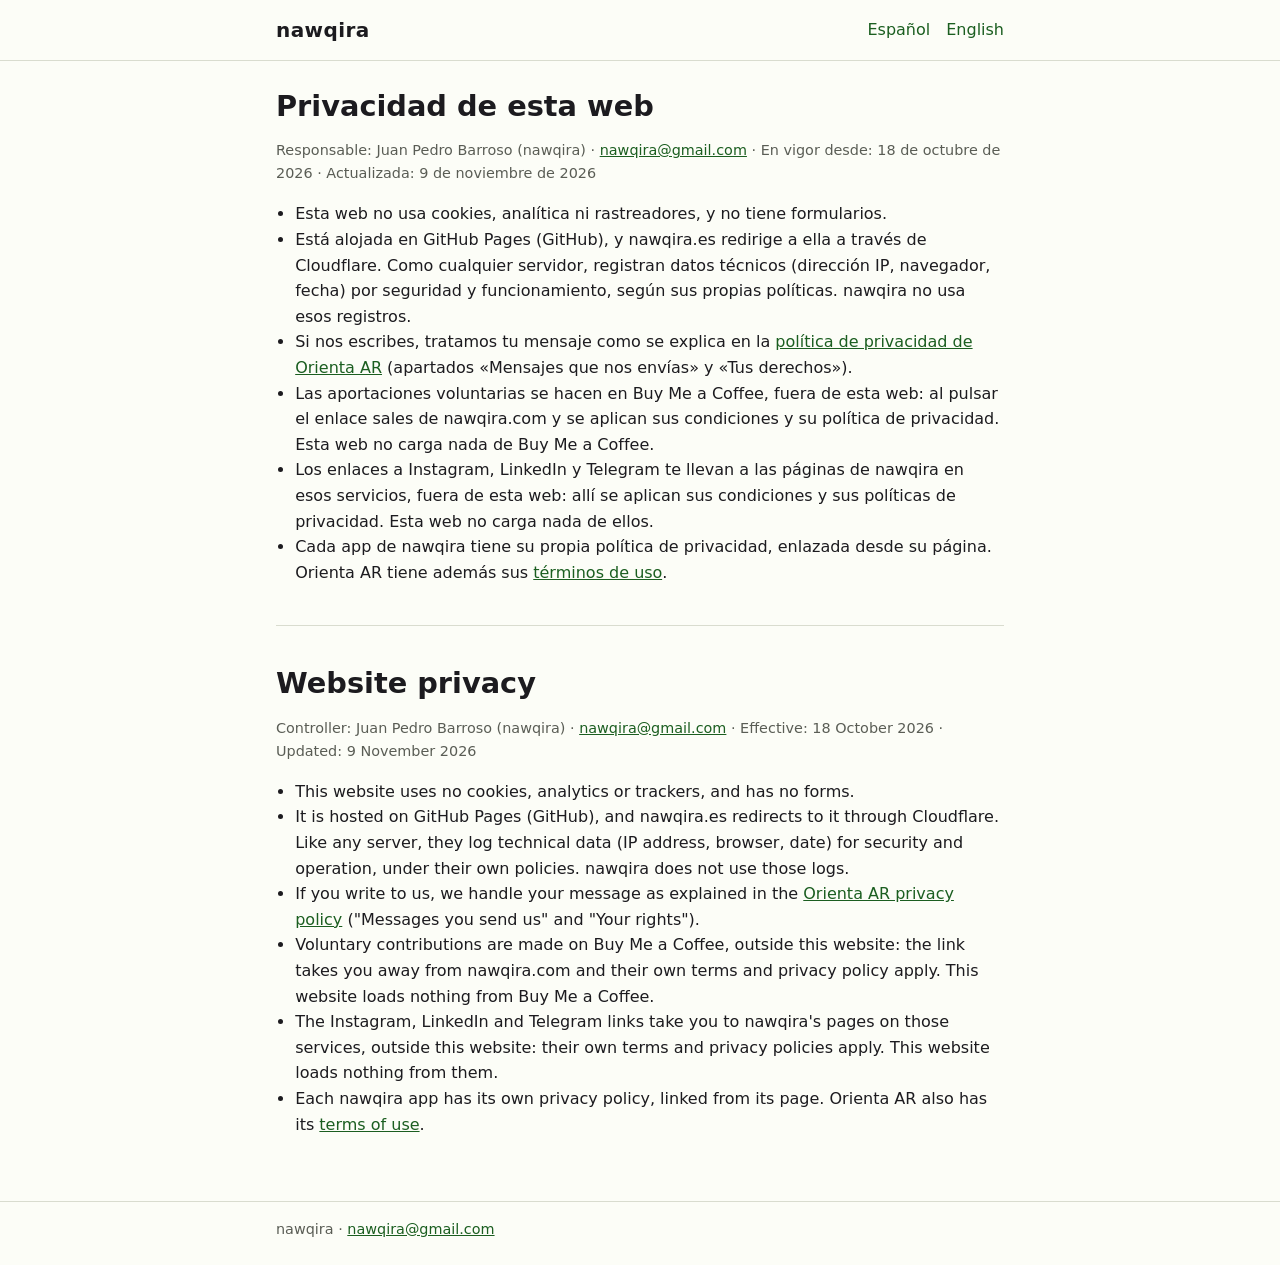
<file: privacy/index.html>
<!doctype html>
<html lang="es">
<head>
<meta charset="utf-8">
<meta name="viewport" content="width=device-width, initial-scale=1">
<title>Privacidad de la web · Website privacy · nawqira</title>
<meta name="description" content="Privacidad de la web nawqira.com: sin cookies, analítica ni formularios. Also in English.">
<link rel="canonical" href="https://nawqira.com/privacy/">
<link rel="icon" href="/favicon.ico" sizes="any">
<link rel="icon" href="/assets/brand/favicon-32.png" type="image/png" sizes="32x32">
<link rel="apple-touch-icon" href="/assets/brand/apple-touch-icon.png">
<link rel="stylesheet" href="/assets/site.css?v=20261117b">
</head>
<body>
<a class="skip-link" href="#main">Saltar al contenido · Skip to content</a>
<header class="site-header"><div class="wrap">
  <a class="brand" href="/">nawqira</a>
  <nav class="site-nav" aria-label="Idioma · Language"><a href="#es">Español</a><a href="#en">English</a></nav>
</div></header>

<main id="main" class="wrap">
<section id="es" lang="es">
<h1>Privacidad de esta web</h1>
<p class="meta">Responsable: Juan Pedro Barroso (nawqira) · <a href="mailto:nawqira@gmail.com">nawqira@gmail.com</a> · En vigor desde: 18 de octubre de 2026 · Actualizada: 9 de noviembre de 2026</p>
<ul>
  <li>Esta web no usa cookies, analítica ni rastreadores, y no tiene formularios.</li>
  <li>Está alojada en GitHub Pages (GitHub), y nawqira.es redirige a ella a través de Cloudflare. Como cualquier servidor, registran datos técnicos (dirección IP, navegador, fecha) por seguridad y funcionamiento, según sus propias políticas. nawqira no usa esos registros.</li>
  <li>Si nos escribes, tratamos tu mensaje como se explica en la <a href="/orientaar/privacy/#es">política de privacidad de Orienta AR</a> (apartados «Mensajes que nos envías» y «Tus derechos»).</li>
  <li>Las aportaciones voluntarias se hacen en Buy Me a Coffee, fuera de esta web: al pulsar el enlace sales de nawqira.com y se aplican sus condiciones y su política de privacidad. Esta web no carga nada de Buy Me a Coffee.</li>
  <li>Los enlaces a Instagram, LinkedIn y Telegram te llevan a las páginas de nawqira en esos servicios, fuera de esta web: allí se aplican sus condiciones y sus políticas de privacidad. Esta web no carga nada de ellos.</li>
  <li>Cada app de nawqira tiene su propia política de privacidad, enlazada desde su página. Orienta AR tiene además sus <a href="/orientaar/terms/#es">términos de uso</a>.</li>
</ul>
</section>

<hr>

<section id="en" lang="en">
<h1>Website privacy</h1>
<p class="meta">Controller: Juan Pedro Barroso (nawqira) · <a href="mailto:nawqira@gmail.com">nawqira@gmail.com</a> · Effective: 18 October 2026 · Updated: 9 November 2026</p>
<ul>
  <li>This website uses no cookies, analytics or trackers, and has no forms.</li>
  <li>It is hosted on GitHub Pages (GitHub), and nawqira.es redirects to it through Cloudflare. Like any server, they log technical data (IP address, browser, date) for security and operation, under their own policies. nawqira does not use those logs.</li>
  <li>If you write to us, we handle your message as explained in the <a href="/orientaar/privacy/#en">Orienta AR privacy policy</a> ("Messages you send us" and "Your rights").</li>
  <li>Voluntary contributions are made on Buy Me a Coffee, outside this website: the link takes you away from nawqira.com and their own terms and privacy policy apply. This website loads nothing from Buy Me a Coffee.</li>
  <li>The Instagram, LinkedIn and Telegram links take you to nawqira's pages on those services, outside this website: their own terms and privacy policies apply. This website loads nothing from them.</li>
  <li>Each nawqira app has its own privacy policy, linked from its page. Orienta AR also has its <a href="/orientaar/terms/#en">terms of use</a>.</li>
</ul>
</section>
</main>

<footer class="site-footer"><div class="wrap">
  nawqira · <a href="mailto:nawqira@gmail.com">nawqira@gmail.com</a>
</div></footer>
</body>
</html>
</file>
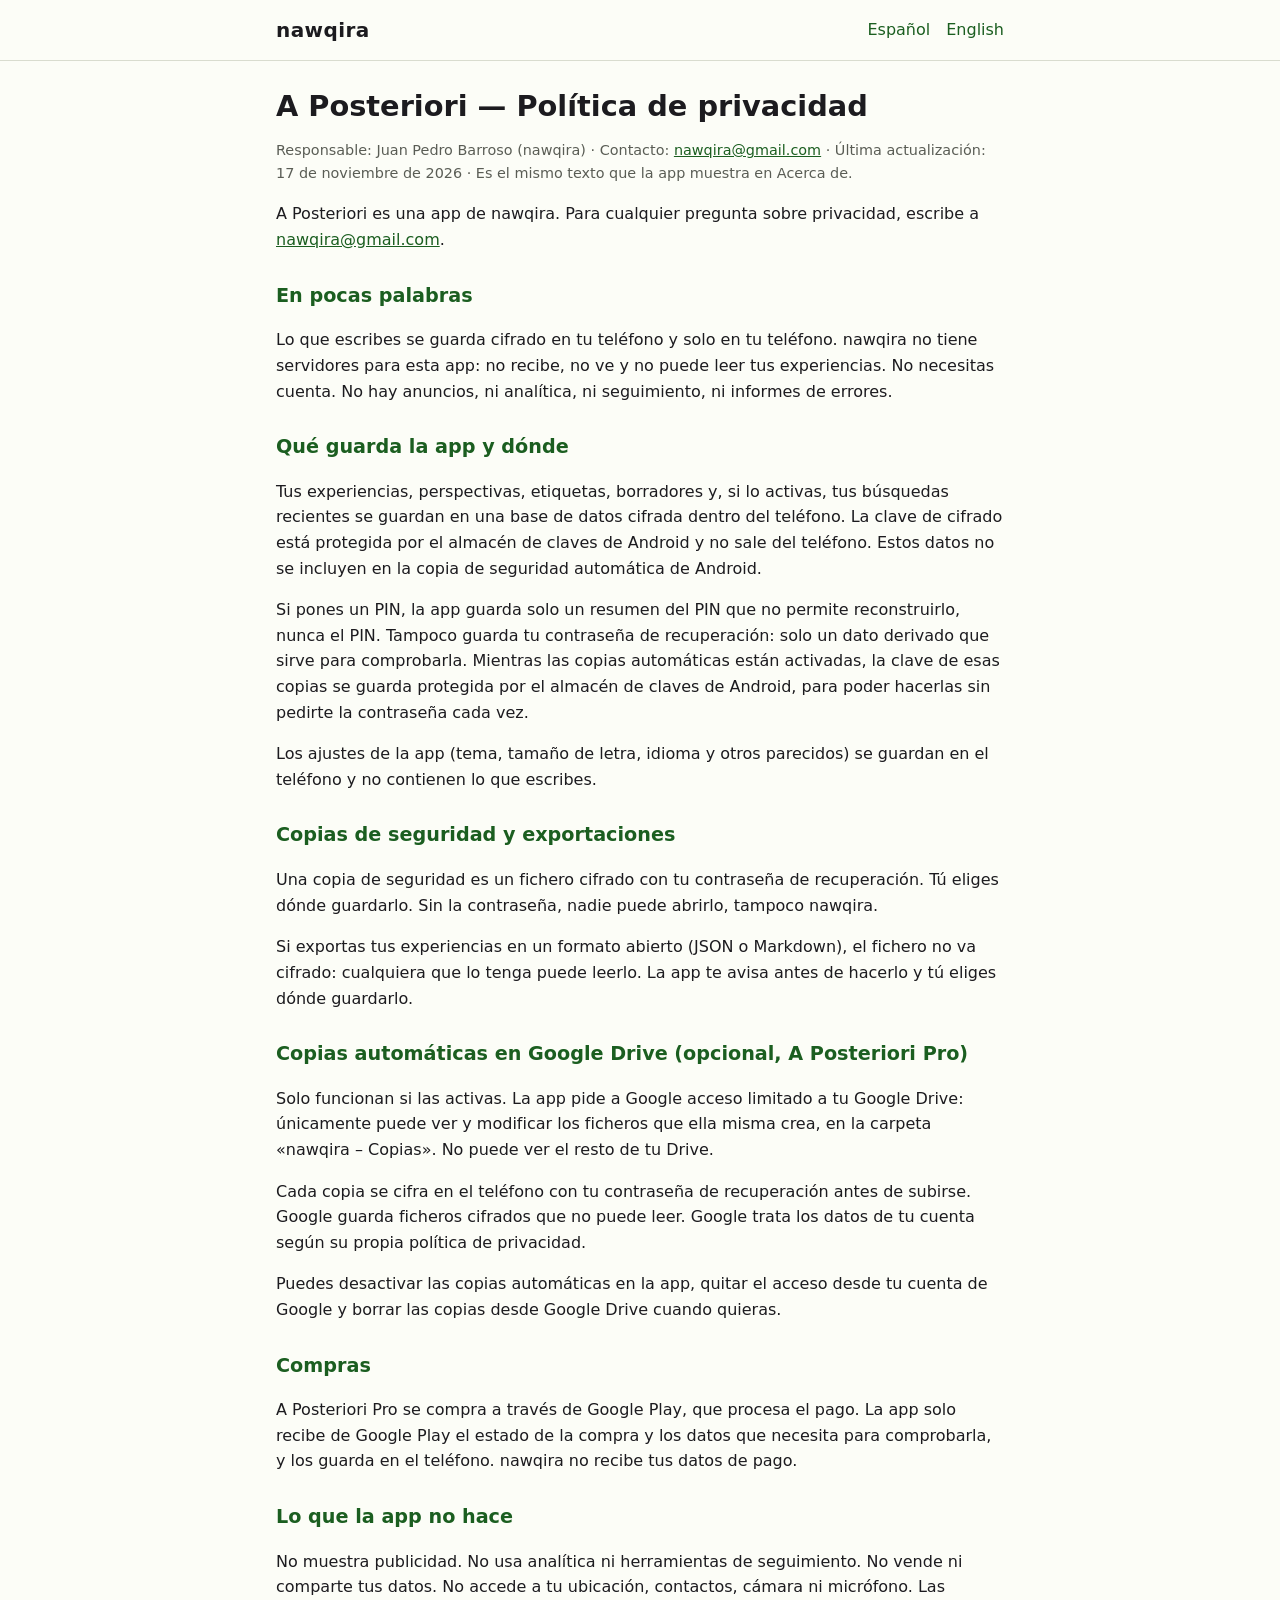
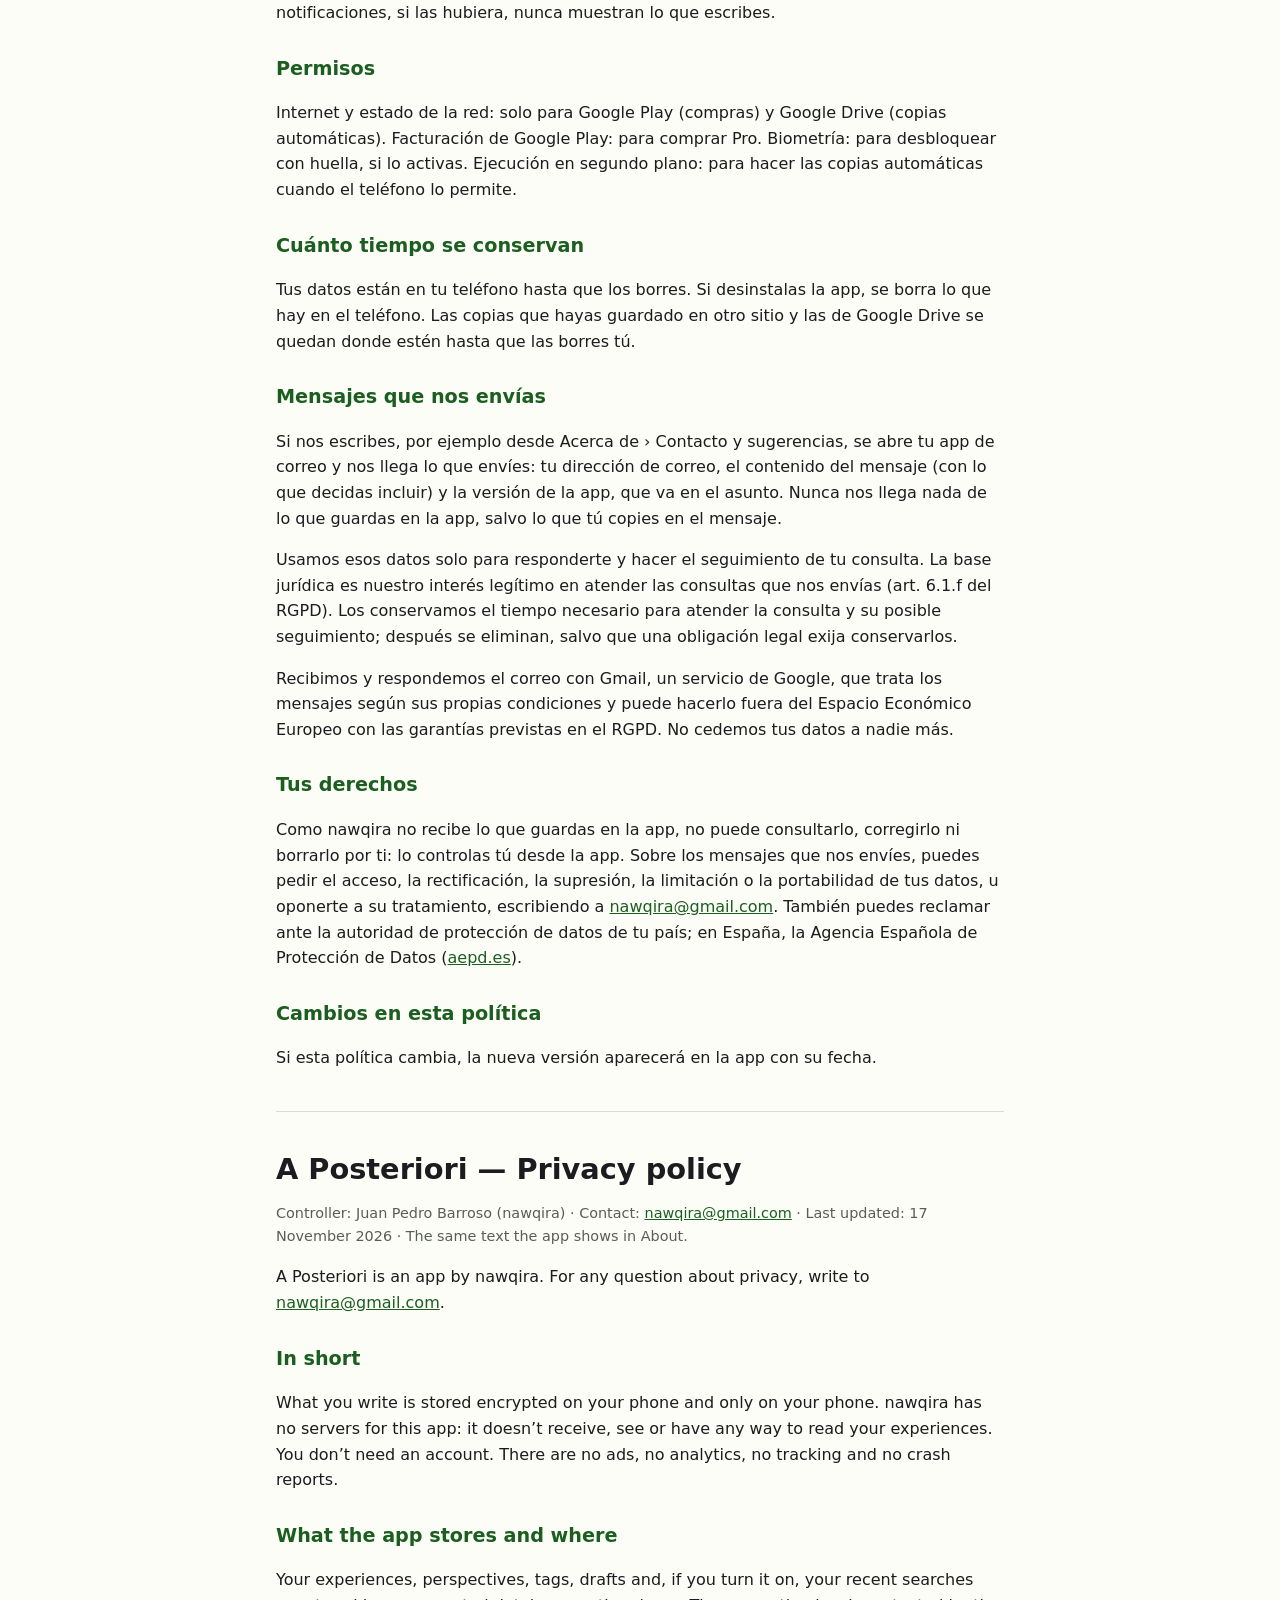
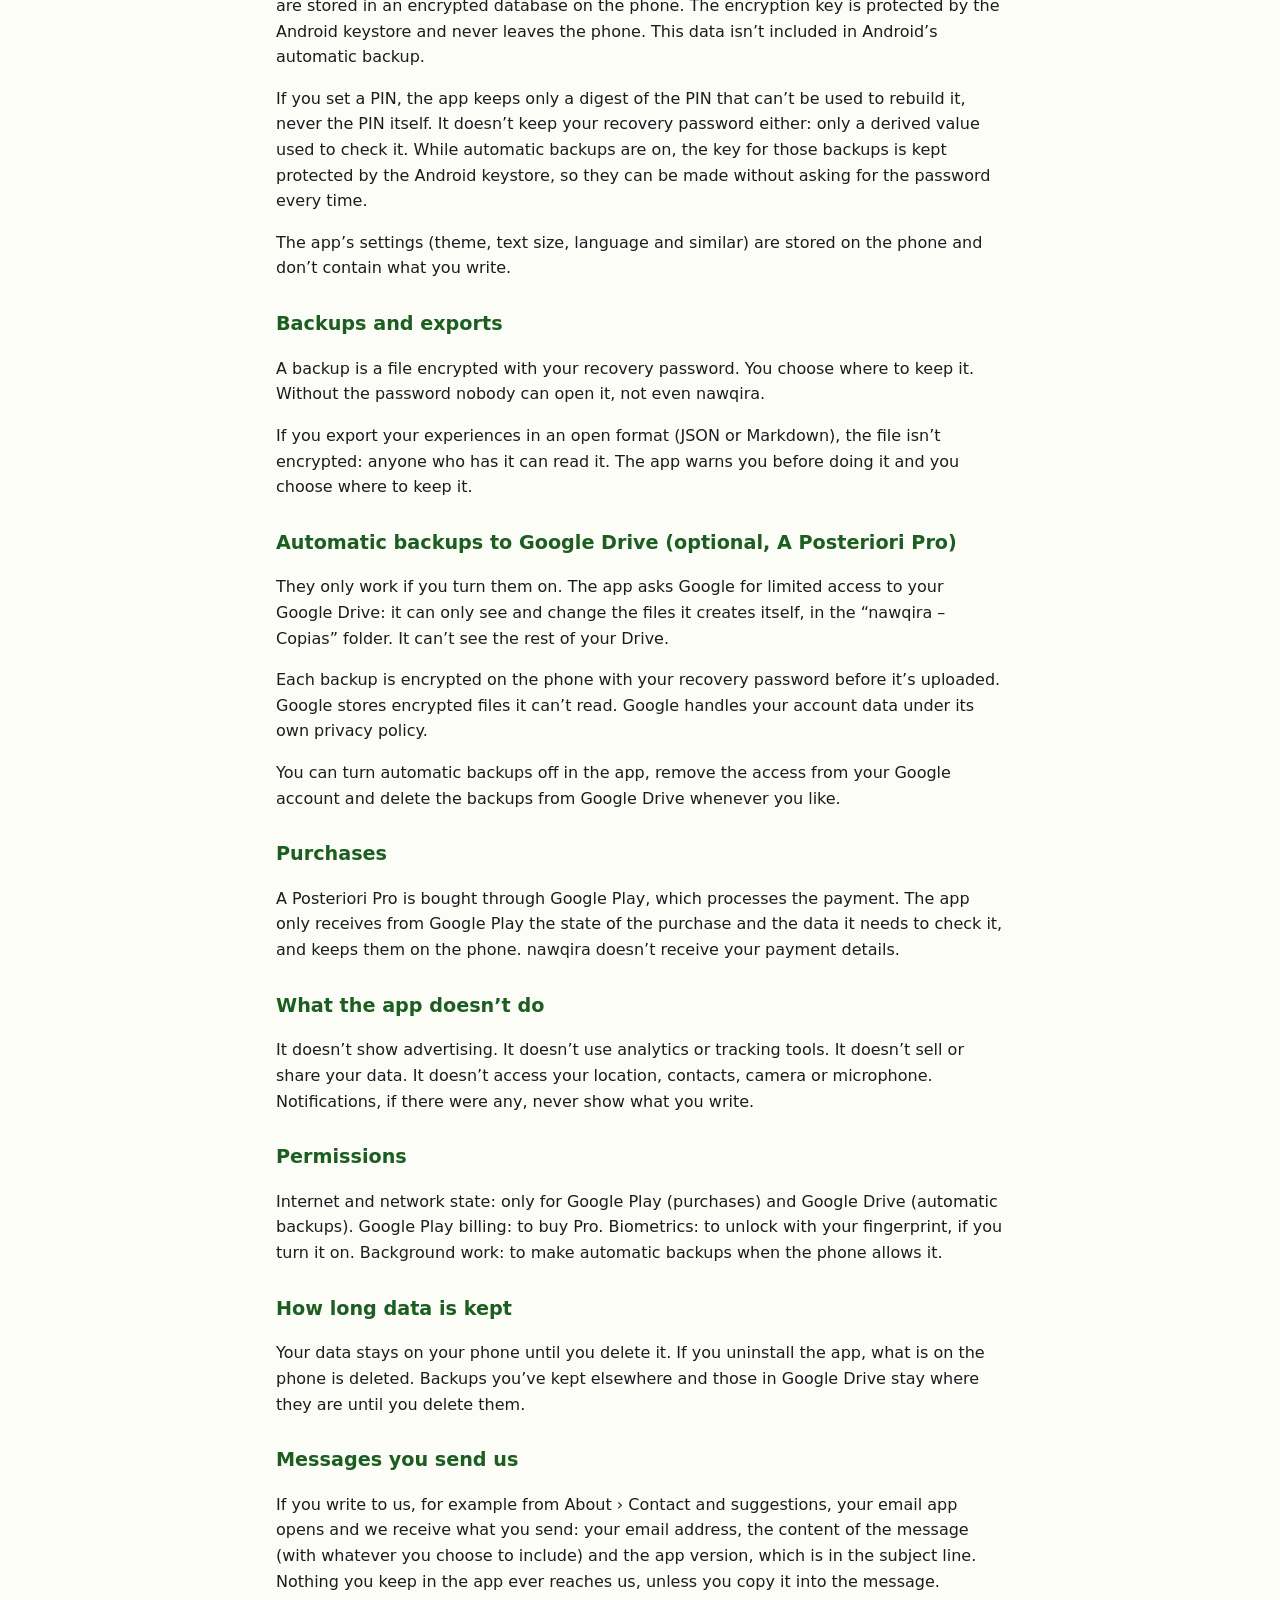
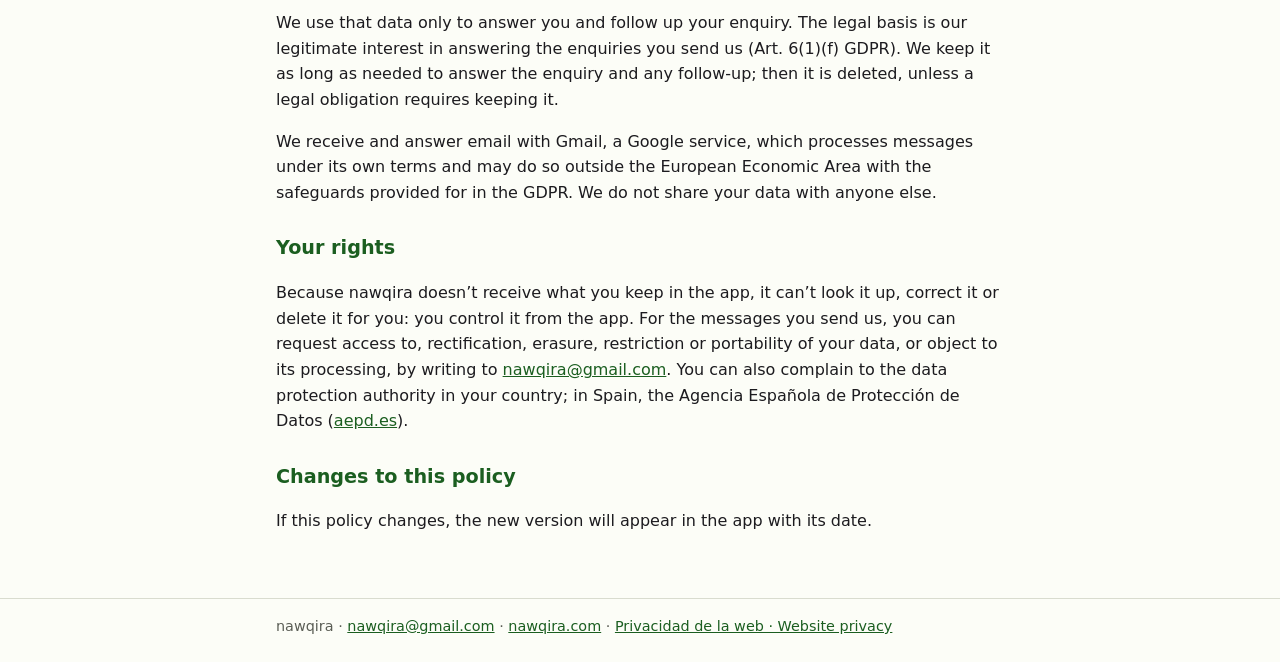
<file: aposteriori/privacy/index.html>
<!doctype html>
<html lang="es">
<head>
<meta charset="utf-8">
<meta name="viewport" content="width=device-width, initial-scale=1">
<title>A Posteriori · Política de privacidad · Privacy policy</title>
<meta name="description" content="Privacidad de A Posteriori: lo que escribes se guarda cifrado solo en tu teléfono; nawqira no tiene servidores para la app; sin cuentas, publicidad ni analítica. Copias en Google Drive opcionales y cifradas. Also in English.">
<link rel="canonical" href="https://nawqira.com/aposteriori/privacy/">
<link rel="icon" href="/favicon.ico" sizes="any">
<link rel="icon" href="/assets/brand/favicon-32.png" type="image/png" sizes="32x32">
<link rel="apple-touch-icon" href="/assets/brand/apple-touch-icon.png">
<link rel="stylesheet" href="/assets/site.css?v=20261109">
</head>
<body>
<a class="skip-link" href="#main">Saltar al contenido · Skip to content</a>
<header class="site-header"><div class="wrap">
  <a class="brand" href="/">nawqira</a>
  <nav class="site-nav" aria-label="Idioma · Language"><a href="#es">Español</a><a href="#en">English</a></nav>
</div></header>

<main id="main" class="wrap">

<section id="es" lang="es">
<h1>A Posteriori — Política de privacidad</h1>
<p class="meta">Responsable: Juan Pedro Barroso (nawqira) · Contacto: <a href="mailto:nawqira@gmail.com">nawqira@gmail.com</a> · Última actualización: 17 de noviembre de 2026 · Es el mismo texto que la app muestra en Acerca de.</p>

<p>A Posteriori es una app de nawqira. Para cualquier pregunta sobre privacidad, escribe a <a href="mailto:nawqira@gmail.com">nawqira@gmail.com</a>.</p>
<h2>En pocas palabras</h2>
<p>Lo que escribes se guarda cifrado en tu teléfono y solo en tu teléfono. nawqira no tiene servidores para esta app: no recibe, no ve y no puede leer tus experiencias. No necesitas cuenta. No hay anuncios, ni analítica, ni seguimiento, ni informes de errores.</p>
<h2>Qué guarda la app y dónde</h2>
<p>Tus experiencias, perspectivas, etiquetas, borradores y, si lo activas, tus búsquedas recientes se guardan en una base de datos cifrada dentro del teléfono. La clave de cifrado está protegida por el almacén de claves de Android y no sale del teléfono. Estos datos no se incluyen en la copia de seguridad automática de Android.</p>
<p>Si pones un PIN, la app guarda solo un resumen del PIN que no permite reconstruirlo, nunca el PIN. Tampoco guarda tu contraseña de recuperación: solo un dato derivado que sirve para comprobarla. Mientras las copias automáticas están activadas, la clave de esas copias se guarda protegida por el almacén de claves de Android, para poder hacerlas sin pedirte la contraseña cada vez.</p>
<p>Los ajustes de la app (tema, tamaño de letra, idioma y otros parecidos) se guardan en el teléfono y no contienen lo que escribes.</p>
<h2>Copias de seguridad y exportaciones</h2>
<p>Una copia de seguridad es un fichero cifrado con tu contraseña de recuperación. Tú eliges dónde guardarlo. Sin la contraseña, nadie puede abrirlo, tampoco nawqira.</p>
<p>Si exportas tus experiencias en un formato abierto (JSON o Markdown), el fichero no va cifrado: cualquiera que lo tenga puede leerlo. La app te avisa antes de hacerlo y tú eliges dónde guardarlo.</p>
<h2>Copias automáticas en Google Drive (opcional, A Posteriori Pro)</h2>
<p>Solo funcionan si las activas. La app pide a Google acceso limitado a tu Google Drive: únicamente puede ver y modificar los ficheros que ella misma crea, en la carpeta «nawqira – Copias». No puede ver el resto de tu Drive.</p>
<p>Cada copia se cifra en el teléfono con tu contraseña de recuperación antes de subirse. Google guarda ficheros cifrados que no puede leer. Google trata los datos de tu cuenta según su propia política de privacidad.</p>
<p>Puedes desactivar las copias automáticas en la app, quitar el acceso desde tu cuenta de Google y borrar las copias desde Google Drive cuando quieras.</p>
<h2>Compras</h2>
<p>A Posteriori Pro se compra a través de Google Play, que procesa el pago. La app solo recibe de Google Play el estado de la compra y los datos que necesita para comprobarla, y los guarda en el teléfono. nawqira no recibe tus datos de pago.</p>
<h2>Lo que la app no hace</h2>
<p>No muestra publicidad. No usa analítica ni herramientas de seguimiento. No vende ni comparte tus datos. No accede a tu ubicación, contactos, cámara ni micrófono. Las notificaciones, si las hubiera, nunca muestran lo que escribes.</p>
<h2>Permisos</h2>
<p>Internet y estado de la red: solo para Google Play (compras) y Google Drive (copias automáticas). Facturación de Google Play: para comprar Pro. Biometría: para desbloquear con huella, si lo activas. Ejecución en segundo plano: para hacer las copias automáticas cuando el teléfono lo permite.</p>
<h2>Cuánto tiempo se conservan</h2>
<p>Tus datos están en tu teléfono hasta que los borres. Si desinstalas la app, se borra lo que hay en el teléfono. Las copias que hayas guardado en otro sitio y las de Google Drive se quedan donde estén hasta que las borres tú.</p>
<h2>Mensajes que nos envías</h2>
<p>Si nos escribes, por ejemplo desde Acerca de › Contacto y sugerencias, se abre tu app de correo y nos llega lo que envíes: tu dirección de correo, el contenido del mensaje (con lo que decidas incluir) y la versión de la app, que va en el asunto. Nunca nos llega nada de lo que guardas en la app, salvo lo que tú copies en el mensaje.</p>
<p>Usamos esos datos solo para responderte y hacer el seguimiento de tu consulta. La base jurídica es nuestro interés legítimo en atender las consultas que nos envías (art. 6.1.f del RGPD). Los conservamos el tiempo necesario para atender la consulta y su posible seguimiento; después se eliminan, salvo que una obligación legal exija conservarlos.</p>
<p>Recibimos y respondemos el correo con Gmail, un servicio de Google, que trata los mensajes según sus propias condiciones y puede hacerlo fuera del Espacio Económico Europeo con las garantías previstas en el RGPD. No cedemos tus datos a nadie más.</p>
<h2>Tus derechos</h2>
<p>Como nawqira no recibe lo que guardas en la app, no puede consultarlo, corregirlo ni borrarlo por ti: lo controlas tú desde la app. Sobre los mensajes que nos envíes, puedes pedir el acceso, la rectificación, la supresión, la limitación o la portabilidad de tus datos, u oponerte a su tratamiento, escribiendo a <a href="mailto:nawqira@gmail.com">nawqira@gmail.com</a>. También puedes reclamar ante la autoridad de protección de datos de tu país; en España, la Agencia Española de Protección de Datos (<a href="https://www.aepd.es">aepd.es</a>).</p>
<h2>Cambios en esta política</h2>
<p>Si esta política cambia, la nueva versión aparecerá en la app con su fecha.</p>
</section>

<hr>

<section id="en" lang="en">
<h1>A Posteriori — Privacy policy</h1>
<p class="meta">Controller: Juan Pedro Barroso (nawqira) · Contact: <a href="mailto:nawqira@gmail.com">nawqira@gmail.com</a> · Last updated: 17 November 2026 · The same text the app shows in About.</p>

<p>A Posteriori is an app by nawqira. For any question about privacy, write to <a href="mailto:nawqira@gmail.com">nawqira@gmail.com</a>.</p>
<h2>In short</h2>
<p>What you write is stored encrypted on your phone and only on your phone. nawqira has no servers for this app: it doesn’t receive, see or have any way to read your experiences. You don’t need an account. There are no ads, no analytics, no tracking and no crash reports.</p>
<h2>What the app stores and where</h2>
<p>Your experiences, perspectives, tags, drafts and, if you turn it on, your recent searches are stored in an encrypted database on the phone. The encryption key is protected by the Android keystore and never leaves the phone. This data isn’t included in Android’s automatic backup.</p>
<p>If you set a PIN, the app keeps only a digest of the PIN that can’t be used to rebuild it, never the PIN itself. It doesn’t keep your recovery password either: only a derived value used to check it. While automatic backups are on, the key for those backups is kept protected by the Android keystore, so they can be made without asking for the password every time.</p>
<p>The app’s settings (theme, text size, language and similar) are stored on the phone and don’t contain what you write.</p>
<h2>Backups and exports</h2>
<p>A backup is a file encrypted with your recovery password. You choose where to keep it. Without the password nobody can open it, not even nawqira.</p>
<p>If you export your experiences in an open format (JSON or Markdown), the file isn’t encrypted: anyone who has it can read it. The app warns you before doing it and you choose where to keep it.</p>
<h2>Automatic backups to Google Drive (optional, A Posteriori Pro)</h2>
<p>They only work if you turn them on. The app asks Google for limited access to your Google Drive: it can only see and change the files it creates itself, in the “nawqira – Copias” folder. It can’t see the rest of your Drive.</p>
<p>Each backup is encrypted on the phone with your recovery password before it’s uploaded. Google stores encrypted files it can’t read. Google handles your account data under its own privacy policy.</p>
<p>You can turn automatic backups off in the app, remove the access from your Google account and delete the backups from Google Drive whenever you like.</p>
<h2>Purchases</h2>
<p>A Posteriori Pro is bought through Google Play, which processes the payment. The app only receives from Google Play the state of the purchase and the data it needs to check it, and keeps them on the phone. nawqira doesn’t receive your payment details.</p>
<h2>What the app doesn’t do</h2>
<p>It doesn’t show advertising. It doesn’t use analytics or tracking tools. It doesn’t sell or share your data. It doesn’t access your location, contacts, camera or microphone. Notifications, if there were any, never show what you write.</p>
<h2>Permissions</h2>
<p>Internet and network state: only for Google Play (purchases) and Google Drive (automatic backups). Google Play billing: to buy Pro. Biometrics: to unlock with your fingerprint, if you turn it on. Background work: to make automatic backups when the phone allows it.</p>
<h2>How long data is kept</h2>
<p>Your data stays on your phone until you delete it. If you uninstall the app, what is on the phone is deleted. Backups you’ve kept elsewhere and those in Google Drive stay where they are until you delete them.</p>
<h2>Messages you send us</h2>
<p>If you write to us, for example from About › Contact and suggestions, your email app opens and we receive what you send: your email address, the content of the message (with whatever you choose to include) and the app version, which is in the subject line. Nothing you keep in the app ever reaches us, unless you copy it into the message.</p>
<p>We use that data only to answer you and follow up your enquiry. The legal basis is our legitimate interest in answering the enquiries you send us (Art. 6(1)(f) GDPR). We keep it as long as needed to answer the enquiry and any follow-up; then it is deleted, unless a legal obligation requires keeping it.</p>
<p>We receive and answer email with Gmail, a Google service, which processes messages under its own terms and may do so outside the European Economic Area with the safeguards provided for in the GDPR. We do not share your data with anyone else.</p>
<h2>Your rights</h2>
<p>Because nawqira doesn’t receive what you keep in the app, it can’t look it up, correct it or delete it for you: you control it from the app. For the messages you send us, you can request access to, rectification, erasure, restriction or portability of your data, or object to its processing, by writing to <a href="mailto:nawqira@gmail.com">nawqira@gmail.com</a>. You can also complain to the data protection authority in your country; in Spain, the Agencia Española de Protección de Datos (<a href="https://www.aepd.es">aepd.es</a>).</p>
<h2>Changes to this policy</h2>
<p>If this policy changes, the new version will appear in the app with its date.</p>
</section>

</main>

<footer class="site-footer"><div class="wrap">
  nawqira · <a href="mailto:nawqira@gmail.com">nawqira@gmail.com</a> · <a href="/">nawqira.com</a> · <a href="/privacy/">Privacidad de la web · Website privacy</a>
</div></footer>
</body>
</html>
</file>
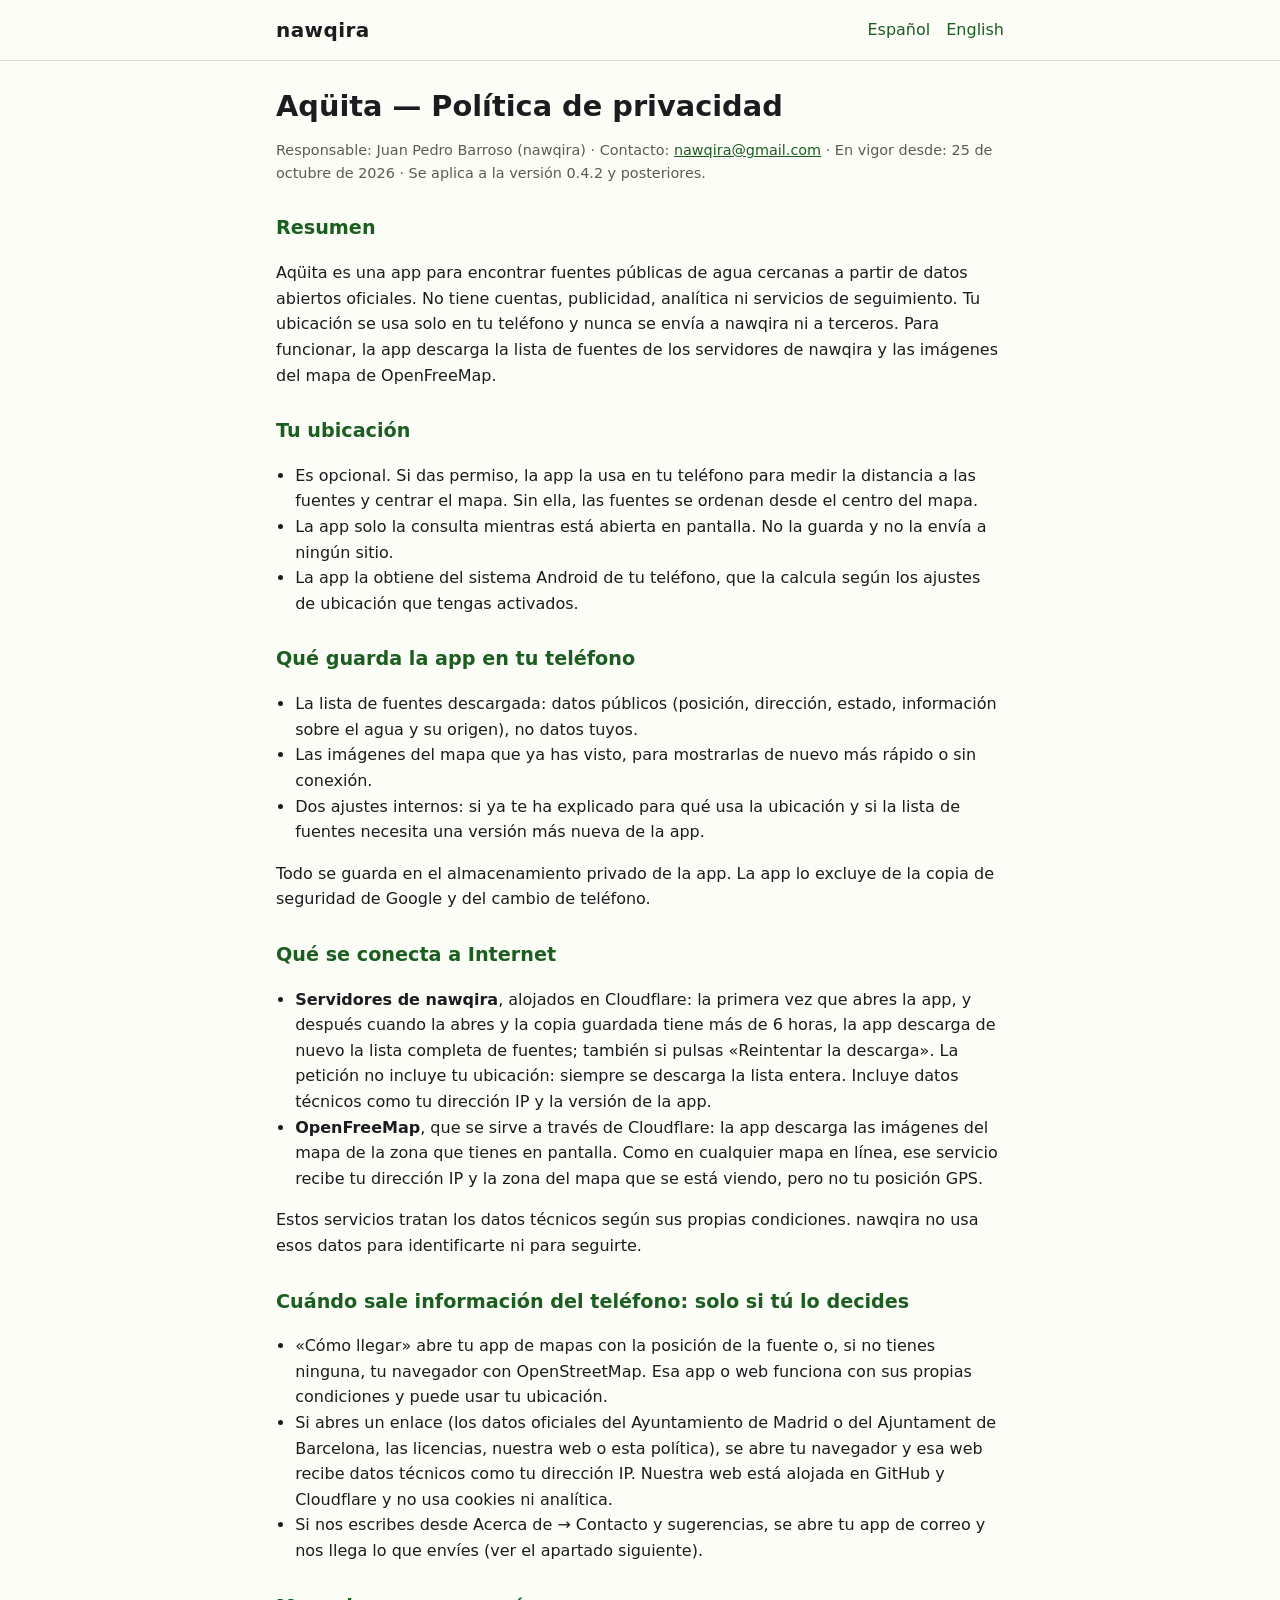
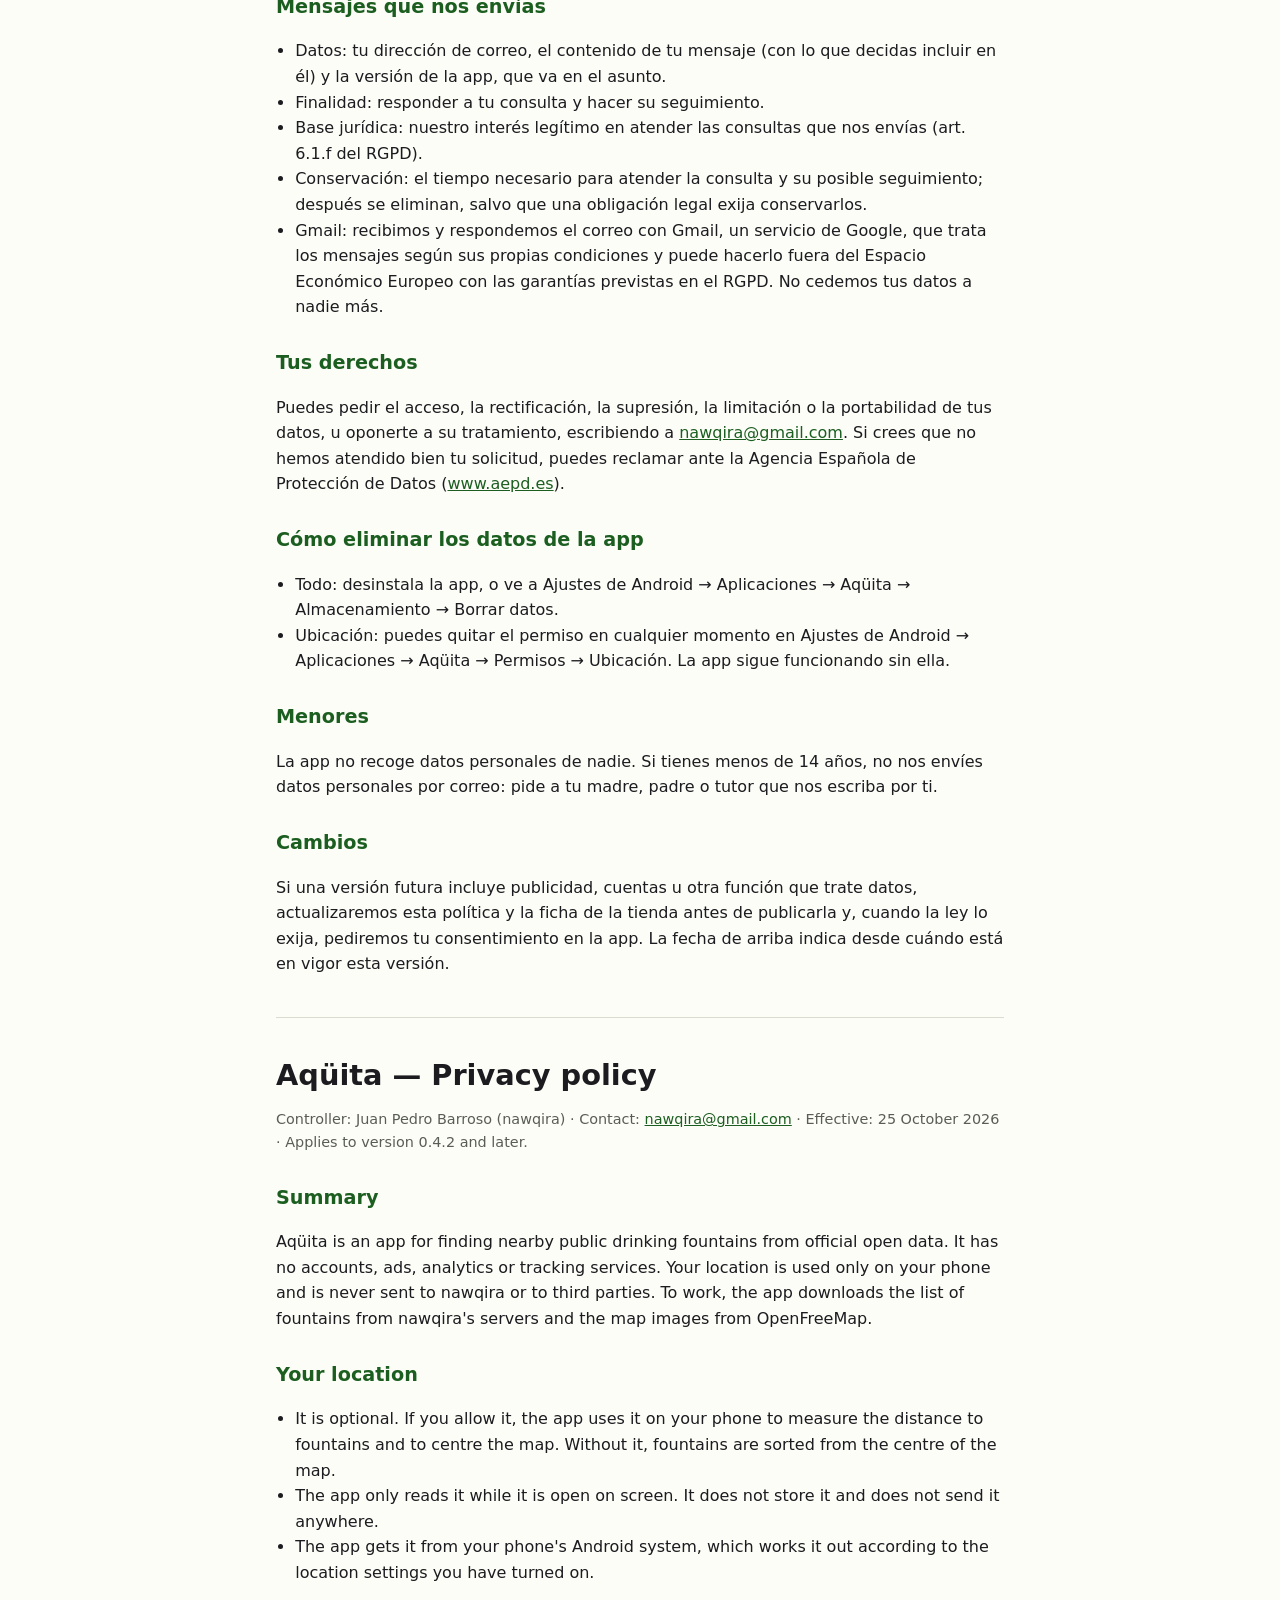
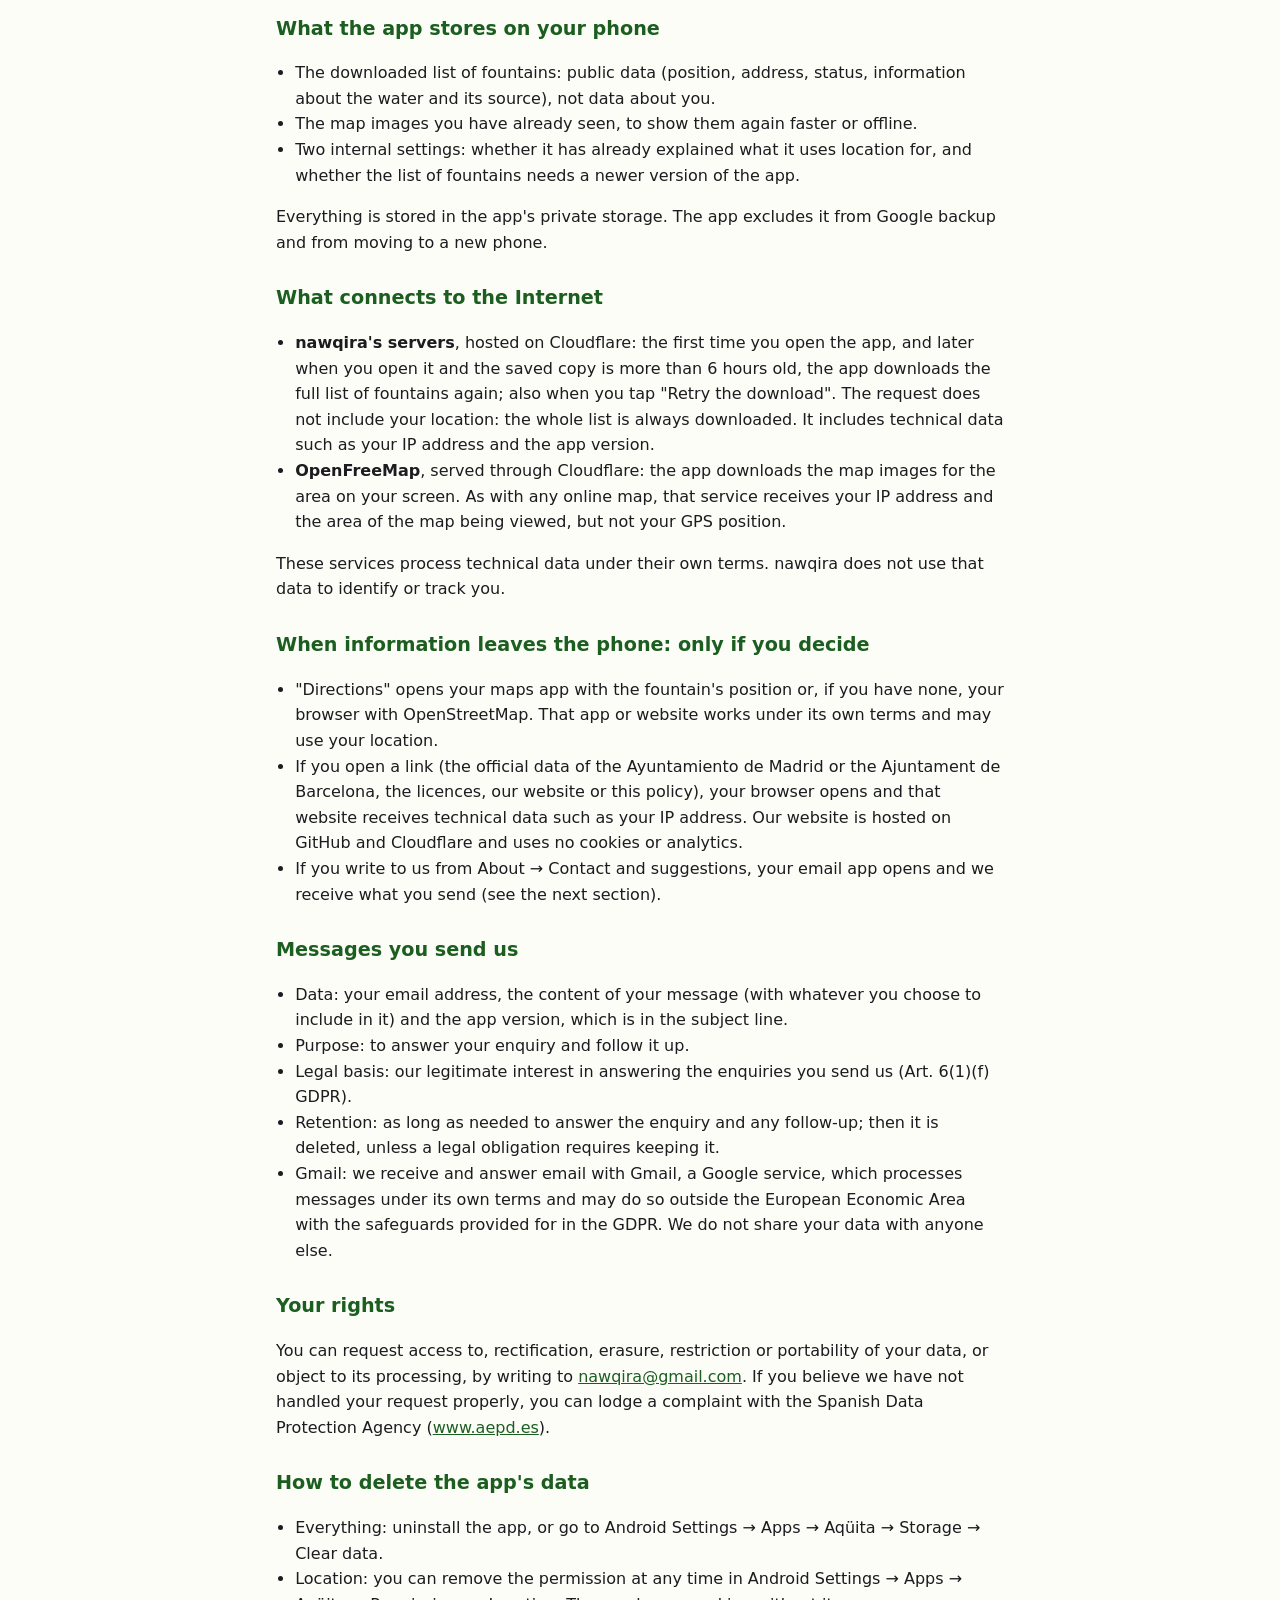
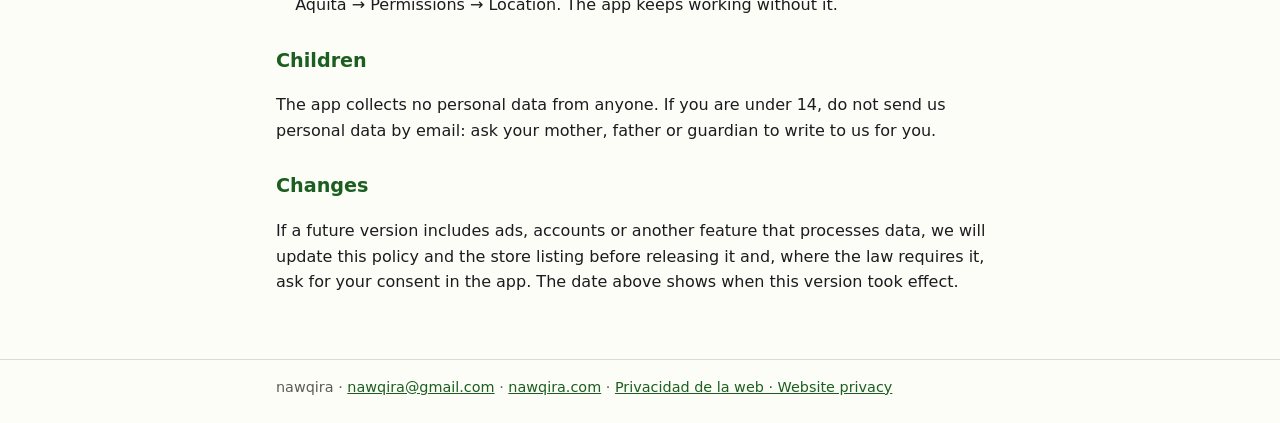
<file: aquita/privacy/index.html>
<!doctype html>
<html lang="es">
<head>
<meta charset="utf-8">
<meta name="viewport" content="width=device-width, initial-scale=1">
<title>Aqüita · Política de privacidad · Privacy policy</title>
<meta name="description" content="Privacidad de Aqüita: tu ubicación se usa solo en tu teléfono y nunca se envía; sin cuentas, publicidad ni analítica. La app descarga la lista de fuentes de nawqira y el mapa de OpenFreeMap. Also in English.">
<link rel="canonical" href="https://nawqira.com/aquita/privacy/">
<link rel="icon" href="/favicon.ico" sizes="any">
<link rel="icon" href="/assets/brand/favicon-32.png" type="image/png" sizes="32x32">
<link rel="apple-touch-icon" href="/assets/brand/apple-touch-icon.png">
<link rel="stylesheet" href="/assets/site.css?v=20261117b">
</head>
<body>
<a class="skip-link" href="#main">Saltar al contenido · Skip to content</a>
<header class="site-header"><div class="wrap">
  <a class="brand" href="/">nawqira</a>
  <nav class="site-nav" aria-label="Idioma · Language"><a href="#es">Español</a><a href="#en">English</a></nav>
</div></header>

<main id="main" class="wrap">

<section id="es" lang="es">
<h1>Aqüita — Política de privacidad</h1>
<p class="meta">Responsable: Juan Pedro Barroso (nawqira) · Contacto: <a href="mailto:nawqira@gmail.com">nawqira@gmail.com</a> · En vigor desde: 25 de octubre de 2026 · Se aplica a la versión 0.4.2 y posteriores.</p>

<h2>Resumen</h2>
<p>Aqüita es una app para encontrar fuentes públicas de agua cercanas a partir de datos abiertos oficiales. No tiene cuentas, publicidad, analítica ni servicios de seguimiento. Tu ubicación se usa solo en tu teléfono y nunca se envía a nawqira ni a terceros. Para funcionar, la app descarga la lista de fuentes de los servidores de nawqira y las imágenes del mapa de OpenFreeMap.</p>

<h2>Tu ubicación</h2>
<ul>
  <li>Es opcional. Si das permiso, la app la usa en tu teléfono para medir la distancia a las fuentes y centrar el mapa. Sin ella, las fuentes se ordenan desde el centro del mapa.</li>
  <li>La app solo la consulta mientras está abierta en pantalla. No la guarda y no la envía a ningún sitio.</li>
  <li>La app la obtiene del sistema Android de tu teléfono, que la calcula según los ajustes de ubicación que tengas activados.</li>
</ul>

<h2>Qué guarda la app en tu teléfono</h2>
<ul>
  <li>La lista de fuentes descargada: datos públicos (posición, dirección, estado, información sobre el agua y su origen), no datos tuyos.</li>
  <li>Las imágenes del mapa que ya has visto, para mostrarlas de nuevo más rápido o sin conexión.</li>
  <li>Dos ajustes internos: si ya te ha explicado para qué usa la ubicación y si la lista de fuentes necesita una versión más nueva de la app.</li>
</ul>
<p>Todo se guarda en el almacenamiento privado de la app. La app lo excluye de la copia de seguridad de Google y del cambio de teléfono.</p>

<h2>Qué se conecta a Internet</h2>
<ul>
  <li><strong>Servidores de nawqira</strong>, alojados en Cloudflare: la primera vez que abres la app, y después cuando la abres y la copia guardada tiene más de 6 horas, la app descarga de nuevo la lista completa de fuentes; también si pulsas «Reintentar la descarga». La petición no incluye tu ubicación: siempre se descarga la lista entera. Incluye datos técnicos como tu dirección IP y la versión de la app.</li>
  <li><strong>OpenFreeMap</strong>, que se sirve a través de Cloudflare: la app descarga las imágenes del mapa de la zona que tienes en pantalla. Como en cualquier mapa en línea, ese servicio recibe tu dirección IP y la zona del mapa que se está viendo, pero no tu posición GPS.</li>
</ul>
<p>Estos servicios tratan los datos técnicos según sus propias condiciones. nawqira no usa esos datos para identificarte ni para seguirte.</p>

<h2>Cuándo sale información del teléfono: solo si tú lo decides</h2>
<ul>
  <li>«Cómo llegar» abre tu app de mapas con la posición de la fuente o, si no tienes ninguna, tu navegador con OpenStreetMap. Esa app o web funciona con sus propias condiciones y puede usar tu ubicación.</li>
  <li>Si abres un enlace (los datos oficiales del Ayuntamiento de Madrid o del Ajuntament de Barcelona, las licencias, nuestra web o esta política), se abre tu navegador y esa web recibe datos técnicos como tu dirección IP. Nuestra web está alojada en GitHub y Cloudflare y no usa cookies ni analítica.</li>
  <li>Si nos escribes desde Acerca de → Contacto y sugerencias, se abre tu app de correo y nos llega lo que envíes (ver el apartado siguiente).</li>
</ul>

<h2>Mensajes que nos envías</h2>
<ul>
  <li>Datos: tu dirección de correo, el contenido de tu mensaje (con lo que decidas incluir en él) y la versión de la app, que va en el asunto.</li>
  <li>Finalidad: responder a tu consulta y hacer su seguimiento.</li>
  <li>Base jurídica: nuestro interés legítimo en atender las consultas que nos envías (art. 6.1.f del RGPD).</li>
  <li>Conservación: el tiempo necesario para atender la consulta y su posible seguimiento; después se eliminan, salvo que una obligación legal exija conservarlos.</li>
  <li>Gmail: recibimos y respondemos el correo con Gmail, un servicio de Google, que trata los mensajes según sus propias condiciones y puede hacerlo fuera del Espacio Económico Europeo con las garantías previstas en el RGPD. No cedemos tus datos a nadie más.</li>
</ul>

<h2>Tus derechos</h2>
<p>Puedes pedir el acceso, la rectificación, la supresión, la limitación o la portabilidad de tus datos, u oponerte a su tratamiento, escribiendo a <a href="mailto:nawqira@gmail.com">nawqira@gmail.com</a>. Si crees que no hemos atendido bien tu solicitud, puedes reclamar ante la Agencia Española de Protección de Datos (<a href="https://www.aepd.es">www.aepd.es</a>).</p>

<h2>Cómo eliminar los datos de la app</h2>
<ul>
  <li>Todo: desinstala la app, o ve a Ajustes de Android → Aplicaciones → Aqüita → Almacenamiento → Borrar datos.</li>
  <li>Ubicación: puedes quitar el permiso en cualquier momento en Ajustes de Android → Aplicaciones → Aqüita → Permisos → Ubicación. La app sigue funcionando sin ella.</li>
</ul>

<h2>Menores</h2>
<p>La app no recoge datos personales de nadie. Si tienes menos de 14 años, no nos envíes datos personales por correo: pide a tu madre, padre o tutor que nos escriba por ti.</p>

<h2>Cambios</h2>
<p>Si una versión futura incluye publicidad, cuentas u otra función que trate datos, actualizaremos esta política y la ficha de la tienda antes de publicarla y, cuando la ley lo exija, pediremos tu consentimiento en la app. La fecha de arriba indica desde cuándo está en vigor esta versión.</p>
</section>

<hr>

<section id="en" lang="en">
<h1>Aqüita — Privacy policy</h1>
<p class="meta">Controller: Juan Pedro Barroso (nawqira) · Contact: <a href="mailto:nawqira@gmail.com">nawqira@gmail.com</a> · Effective: 25 October 2026 · Applies to version 0.4.2 and later.</p>

<h2>Summary</h2>
<p>Aqüita is an app for finding nearby public drinking fountains from official open data. It has no accounts, ads, analytics or tracking services. Your location is used only on your phone and is never sent to nawqira or to third parties. To work, the app downloads the list of fountains from nawqira's servers and the map images from OpenFreeMap.</p>

<h2>Your location</h2>
<ul>
  <li>It is optional. If you allow it, the app uses it on your phone to measure the distance to fountains and to centre the map. Without it, fountains are sorted from the centre of the map.</li>
  <li>The app only reads it while it is open on screen. It does not store it and does not send it anywhere.</li>
  <li>The app gets it from your phone's Android system, which works it out according to the location settings you have turned on.</li>
</ul>

<h2>What the app stores on your phone</h2>
<ul>
  <li>The downloaded list of fountains: public data (position, address, status, information about the water and its source), not data about you.</li>
  <li>The map images you have already seen, to show them again faster or offline.</li>
  <li>Two internal settings: whether it has already explained what it uses location for, and whether the list of fountains needs a newer version of the app.</li>
</ul>
<p>Everything is stored in the app's private storage. The app excludes it from Google backup and from moving to a new phone.</p>

<h2>What connects to the Internet</h2>
<ul>
  <li><strong>nawqira's servers</strong>, hosted on Cloudflare: the first time you open the app, and later when you open it and the saved copy is more than 6 hours old, the app downloads the full list of fountains again; also when you tap "Retry the download". The request does not include your location: the whole list is always downloaded. It includes technical data such as your IP address and the app version.</li>
  <li><strong>OpenFreeMap</strong>, served through Cloudflare: the app downloads the map images for the area on your screen. As with any online map, that service receives your IP address and the area of the map being viewed, but not your GPS position.</li>
</ul>
<p>These services process technical data under their own terms. nawqira does not use that data to identify or track you.</p>

<h2>When information leaves the phone: only if you decide</h2>
<ul>
  <li>"Directions" opens your maps app with the fountain's position or, if you have none, your browser with OpenStreetMap. That app or website works under its own terms and may use your location.</li>
  <li>If you open a link (the official data of the Ayuntamiento de Madrid or the Ajuntament de Barcelona, the licences, our website or this policy), your browser opens and that website receives technical data such as your IP address. Our website is hosted on GitHub and Cloudflare and uses no cookies or analytics.</li>
  <li>If you write to us from About → Contact and suggestions, your email app opens and we receive what you send (see the next section).</li>
</ul>

<h2>Messages you send us</h2>
<ul>
  <li>Data: your email address, the content of your message (with whatever you choose to include in it) and the app version, which is in the subject line.</li>
  <li>Purpose: to answer your enquiry and follow it up.</li>
  <li>Legal basis: our legitimate interest in answering the enquiries you send us (Art. 6(1)(f) GDPR).</li>
  <li>Retention: as long as needed to answer the enquiry and any follow-up; then it is deleted, unless a legal obligation requires keeping it.</li>
  <li>Gmail: we receive and answer email with Gmail, a Google service, which processes messages under its own terms and may do so outside the European Economic Area with the safeguards provided for in the GDPR. We do not share your data with anyone else.</li>
</ul>

<h2>Your rights</h2>
<p>You can request access to, rectification, erasure, restriction or portability of your data, or object to its processing, by writing to <a href="mailto:nawqira@gmail.com">nawqira@gmail.com</a>. If you believe we have not handled your request properly, you can lodge a complaint with the Spanish Data Protection Agency (<a href="https://www.aepd.es">www.aepd.es</a>).</p>

<h2>How to delete the app's data</h2>
<ul>
  <li>Everything: uninstall the app, or go to Android Settings → Apps → Aqüita → Storage → Clear data.</li>
  <li>Location: you can remove the permission at any time in Android Settings → Apps → Aqüita → Permissions → Location. The app keeps working without it.</li>
</ul>

<h2>Children</h2>
<p>The app collects no personal data from anyone. If you are under 14, do not send us personal data by email: ask your mother, father or guardian to write to us for you.</p>

<h2>Changes</h2>
<p>If a future version includes ads, accounts or another feature that processes data, we will update this policy and the store listing before releasing it and, where the law requires it, ask for your consent in the app. The date above shows when this version took effect.</p>
</section>

</main>

<footer class="site-footer"><div class="wrap">
  nawqira · <a href="mailto:nawqira@gmail.com">nawqira@gmail.com</a> · <a href="/">nawqira.com</a> · <a href="/privacy/">Privacidad de la web · Website privacy</a>
</div></footer>
</body>
</html>
</file>
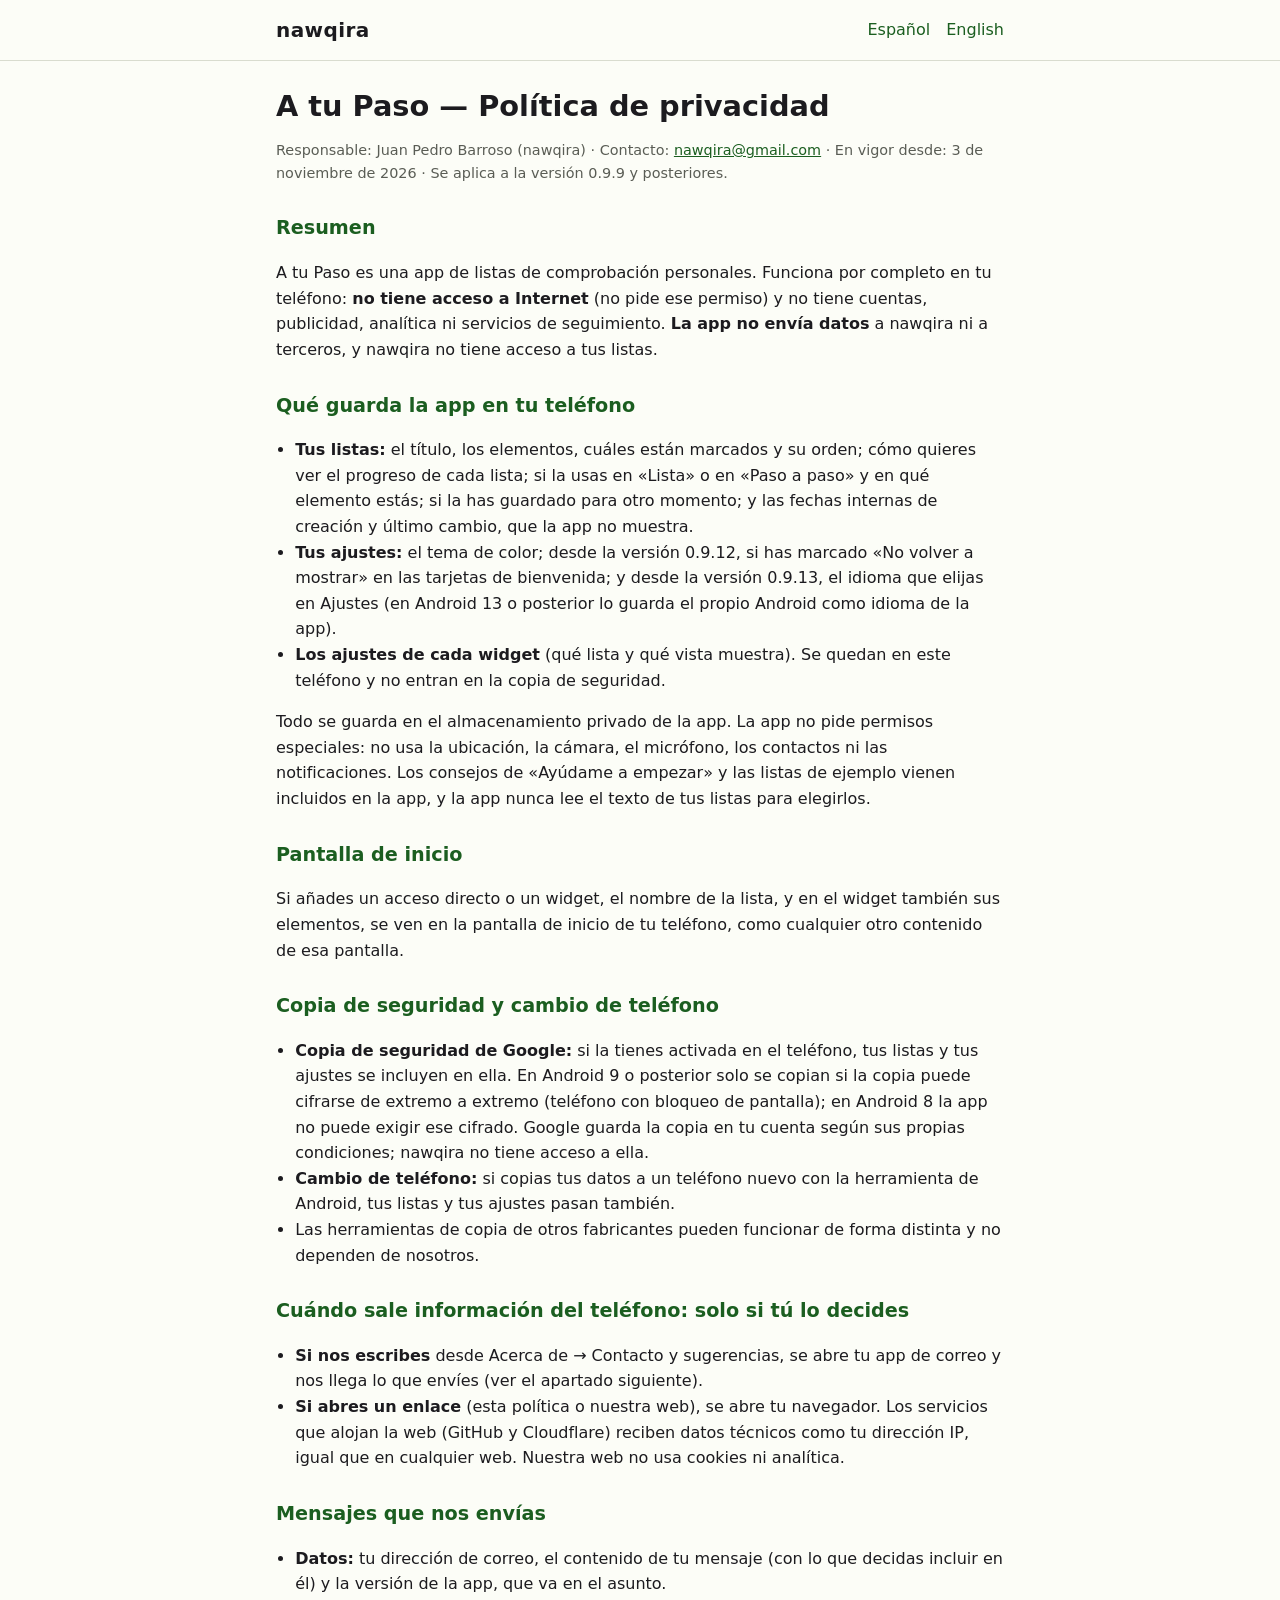
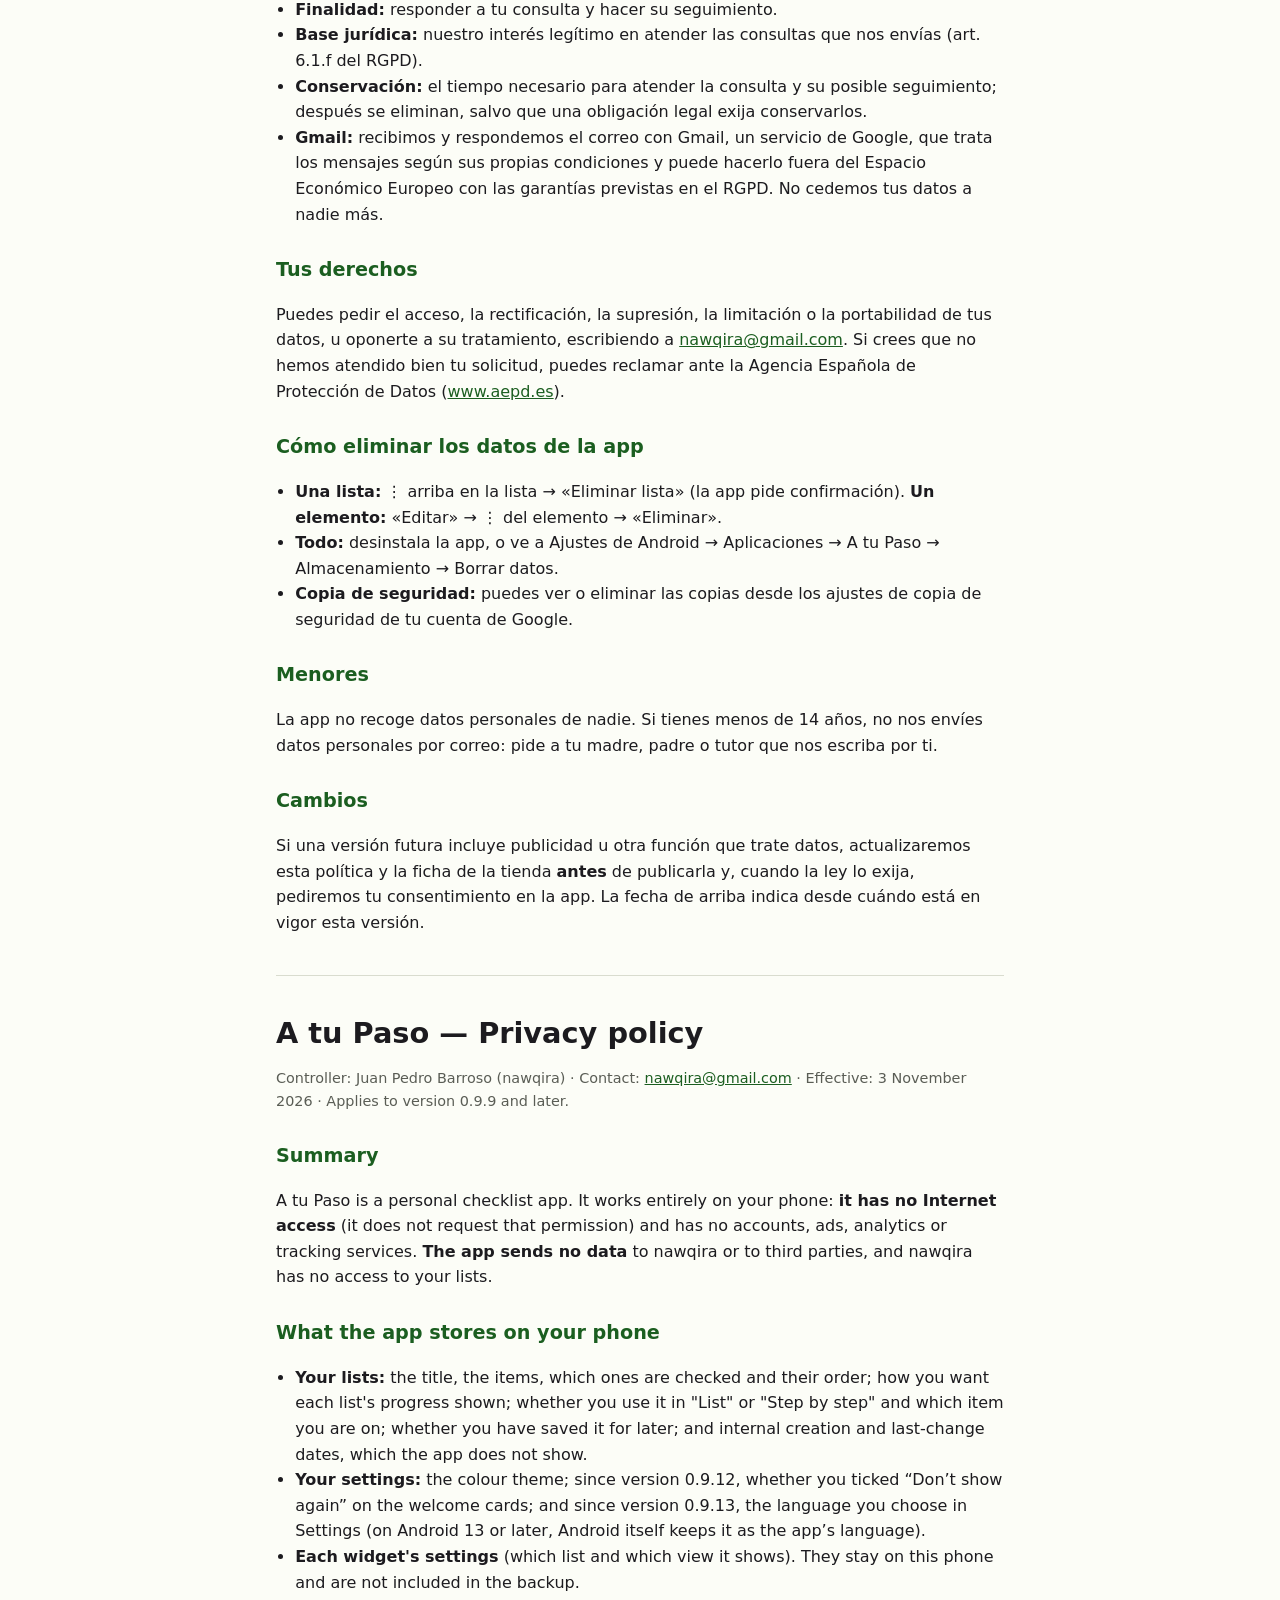
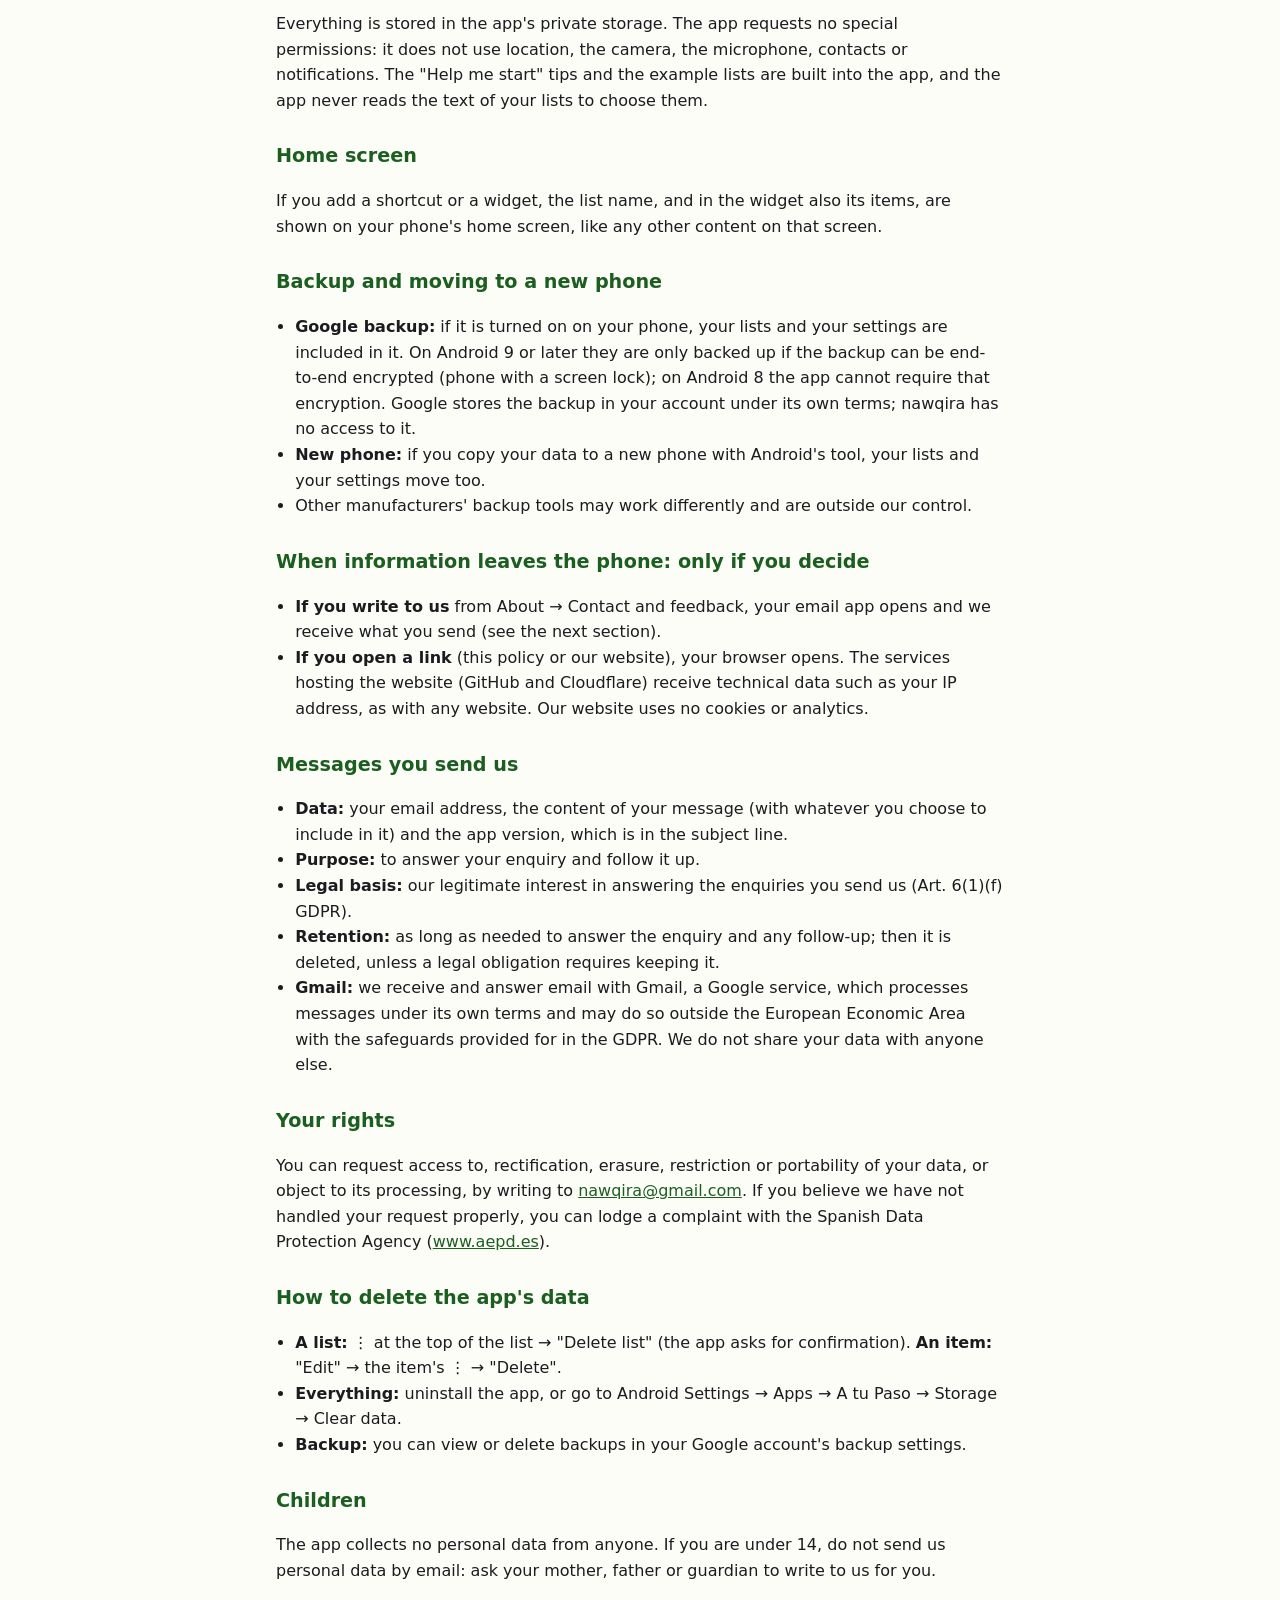
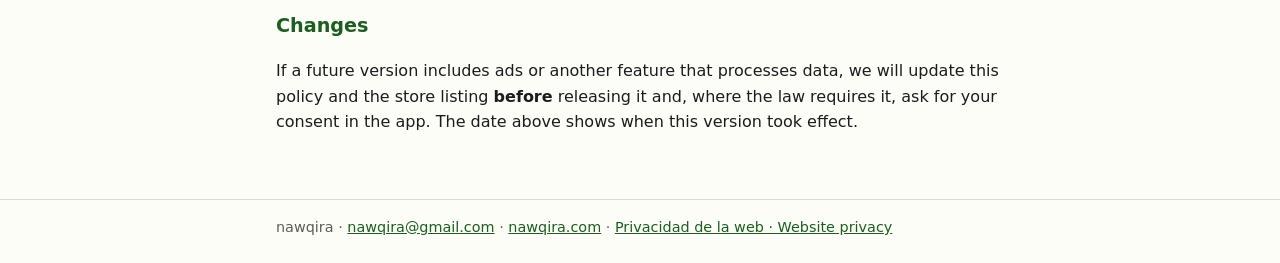
<file: atupaso/privacy/index.html>
<!doctype html>
<html lang="es">
<head>
<meta charset="utf-8">
<meta name="viewport" content="width=device-width, initial-scale=1">
<title>A tu Paso · Política de privacidad · Privacy policy</title>
<meta name="description" content="Privacidad de A tu Paso: tus listas se guardan en tu teléfono; la app no usa Internet, no tiene cuentas, publicidad ni analítica, y no envía datos a nawqira ni a terceros. Also in English.">
<link rel="canonical" href="https://nawqira.com/atupaso/privacy/">
<link rel="icon" href="/favicon.ico" sizes="any">
<link rel="icon" href="/assets/brand/favicon-32.png" type="image/png" sizes="32x32">
<link rel="apple-touch-icon" href="/assets/brand/apple-touch-icon.png">
<link rel="stylesheet" href="/assets/site.css?v=20261117b">
</head>
<body>
<a class="skip-link" href="#main">Saltar al contenido · Skip to content</a>
<header class="site-header"><div class="wrap">
  <a class="brand" href="/">nawqira</a>
  <nav class="site-nav" aria-label="Idioma · Language"><a href="#es">Español</a><a href="#en">English</a></nav>
</div></header>

<main id="main" class="wrap">

<section id="es" lang="es">
<h1>A tu Paso — Política de privacidad</h1>
<p class="meta">Responsable: Juan Pedro Barroso (nawqira) · Contacto: <a href="mailto:nawqira@gmail.com">nawqira@gmail.com</a> · En vigor desde: 3 de noviembre de 2026 · Se aplica a la versión 0.9.9 y posteriores.</p>

<h2>Resumen</h2>
<p>A tu Paso es una app de listas de comprobación personales. Funciona por completo en tu teléfono: <strong>no tiene acceso a Internet</strong> (no pide ese permiso) y no tiene cuentas, publicidad, analítica ni servicios de seguimiento. <strong>La app no envía datos</strong> a nawqira ni a terceros, y nawqira no tiene acceso a tus listas.</p>

<h2>Qué guarda la app en tu teléfono</h2>
<ul>
  <li><strong>Tus listas:</strong> el título, los elementos, cuáles están marcados y su orden; cómo quieres ver el progreso de cada lista; si la usas en «Lista» o en «Paso a paso» y en qué elemento estás; si la has guardado para otro momento; y las fechas internas de creación y último cambio, que la app no muestra.</li>
  <li><strong>Tus ajustes:</strong> el tema de color; desde la versión 0.9.12, si has marcado «No volver a mostrar» en las tarjetas de bienvenida; y desde la versión 0.9.13, el idioma que elijas en Ajustes (en Android 13 o posterior lo guarda el propio Android como idioma de la app).</li>
  <li><strong>Los ajustes de cada widget</strong> (qué lista y qué vista muestra). Se quedan en este teléfono y no entran en la copia de seguridad.</li>
</ul>
<p>Todo se guarda en el almacenamiento privado de la app. La app no pide permisos especiales: no usa la ubicación, la cámara, el micrófono, los contactos ni las notificaciones. Los consejos de «Ayúdame a empezar» y las listas de ejemplo vienen incluidos en la app, y la app nunca lee el texto de tus listas para elegirlos.</p>

<h2>Pantalla de inicio</h2>
<p>Si añades un acceso directo o un widget, el nombre de la lista, y en el widget también sus elementos, se ven en la pantalla de inicio de tu teléfono, como cualquier otro contenido de esa pantalla.</p>

<h2>Copia de seguridad y cambio de teléfono</h2>
<ul>
  <li><strong>Copia de seguridad de Google:</strong> si la tienes activada en el teléfono, tus listas y tus ajustes se incluyen en ella. En Android 9 o posterior solo se copian si la copia puede cifrarse de extremo a extremo (teléfono con bloqueo de pantalla); en Android 8 la app no puede exigir ese cifrado. Google guarda la copia en tu cuenta según sus propias condiciones; nawqira no tiene acceso a ella.</li>
  <li><strong>Cambio de teléfono:</strong> si copias tus datos a un teléfono nuevo con la herramienta de Android, tus listas y tus ajustes pasan también.</li>
  <li>Las herramientas de copia de otros fabricantes pueden funcionar de forma distinta y no dependen de nosotros.</li>
</ul>

<h2>Cuándo sale información del teléfono: solo si tú lo decides</h2>
<ul>
  <li><strong>Si nos escribes</strong> desde Acerca de → Contacto y sugerencias, se abre tu app de correo y nos llega lo que envíes (ver el apartado siguiente).</li>
  <li><strong>Si abres un enlace</strong> (esta política o nuestra web), se abre tu navegador. Los servicios que alojan la web (GitHub y Cloudflare) reciben datos técnicos como tu dirección IP, igual que en cualquier web. Nuestra web no usa cookies ni analítica.</li>
</ul>

<h2>Mensajes que nos envías</h2>
<ul>
  <li><strong>Datos:</strong> tu dirección de correo, el contenido de tu mensaje (con lo que decidas incluir en él) y la versión de la app, que va en el asunto.</li>
  <li><strong>Finalidad:</strong> responder a tu consulta y hacer su seguimiento.</li>
  <li><strong>Base jurídica:</strong> nuestro interés legítimo en atender las consultas que nos envías (art. 6.1.f del RGPD).</li>
  <li><strong>Conservación:</strong> el tiempo necesario para atender la consulta y su posible seguimiento; después se eliminan, salvo que una obligación legal exija conservarlos.</li>
  <li><strong>Gmail:</strong> recibimos y respondemos el correo con Gmail, un servicio de Google, que trata los mensajes según sus propias condiciones y puede hacerlo fuera del Espacio Económico Europeo con las garantías previstas en el RGPD. No cedemos tus datos a nadie más.</li>
</ul>

<h2>Tus derechos</h2>
<p>Puedes pedir el acceso, la rectificación, la supresión, la limitación o la portabilidad de tus datos, u oponerte a su tratamiento, escribiendo a <a href="mailto:nawqira@gmail.com">nawqira@gmail.com</a>. Si crees que no hemos atendido bien tu solicitud, puedes reclamar ante la Agencia Española de Protección de Datos (<a href="https://www.aepd.es">www.aepd.es</a>).</p>

<h2>Cómo eliminar los datos de la app</h2>
<ul>
  <li><strong>Una lista:</strong> ⋮ arriba en la lista → «Eliminar lista» (la app pide confirmación). <strong>Un elemento:</strong> «Editar» → ⋮ del elemento → «Eliminar».</li>
  <li><strong>Todo:</strong> desinstala la app, o ve a Ajustes de Android → Aplicaciones → A tu Paso → Almacenamiento → Borrar datos.</li>
  <li><strong>Copia de seguridad:</strong> puedes ver o eliminar las copias desde los ajustes de copia de seguridad de tu cuenta de Google.</li>
</ul>

<h2>Menores</h2>
<p>La app no recoge datos personales de nadie. Si tienes menos de 14 años, no nos envíes datos personales por correo: pide a tu madre, padre o tutor que nos escriba por ti.</p>

<h2>Cambios</h2>
<p>Si una versión futura incluye publicidad u otra función que trate datos, actualizaremos esta política y la ficha de la tienda <strong>antes</strong> de publicarla y, cuando la ley lo exija, pediremos tu consentimiento en la app. La fecha de arriba indica desde cuándo está en vigor esta versión.</p>
</section>

<hr>

<section id="en" lang="en">
<h1>A tu Paso — Privacy policy</h1>
<p class="meta">Controller: Juan Pedro Barroso (nawqira) · Contact: <a href="mailto:nawqira@gmail.com">nawqira@gmail.com</a> · Effective: 3 November 2026 · Applies to version 0.9.9 and later.</p>

<h2>Summary</h2>
<p>A tu Paso is a personal checklist app. It works entirely on your phone: <strong>it has no Internet access</strong> (it does not request that permission) and has no accounts, ads, analytics or tracking services. <strong>The app sends no data</strong> to nawqira or to third parties, and nawqira has no access to your lists.</p>

<h2>What the app stores on your phone</h2>
<ul>
  <li><strong>Your lists:</strong> the title, the items, which ones are checked and their order; how you want each list's progress shown; whether you use it in "List" or "Step by step" and which item you are on; whether you have saved it for later; and internal creation and last-change dates, which the app does not show.</li>
  <li><strong>Your settings:</strong> the colour theme; since version 0.9.12, whether you ticked “Don’t show again” on the welcome cards; and since version 0.9.13, the language you choose in Settings (on Android 13 or later, Android itself keeps it as the app’s language).</li>
  <li><strong>Each widget's settings</strong> (which list and which view it shows). They stay on this phone and are not included in the backup.</li>
</ul>
<p>Everything is stored in the app's private storage. The app requests no special permissions: it does not use location, the camera, the microphone, contacts or notifications. The "Help me start" tips and the example lists are built into the app, and the app never reads the text of your lists to choose them.</p>

<h2>Home screen</h2>
<p>If you add a shortcut or a widget, the list name, and in the widget also its items, are shown on your phone's home screen, like any other content on that screen.</p>

<h2>Backup and moving to a new phone</h2>
<ul>
  <li><strong>Google backup:</strong> if it is turned on on your phone, your lists and your settings are included in it. On Android 9 or later they are only backed up if the backup can be end-to-end encrypted (phone with a screen lock); on Android 8 the app cannot require that encryption. Google stores the backup in your account under its own terms; nawqira has no access to it.</li>
  <li><strong>New phone:</strong> if you copy your data to a new phone with Android's tool, your lists and your settings move too.</li>
  <li>Other manufacturers' backup tools may work differently and are outside our control.</li>
</ul>

<h2>When information leaves the phone: only if you decide</h2>
<ul>
  <li><strong>If you write to us</strong> from About → Contact and feedback, your email app opens and we receive what you send (see the next section).</li>
  <li><strong>If you open a link</strong> (this policy or our website), your browser opens. The services hosting the website (GitHub and Cloudflare) receive technical data such as your IP address, as with any website. Our website uses no cookies or analytics.</li>
</ul>

<h2>Messages you send us</h2>
<ul>
  <li><strong>Data:</strong> your email address, the content of your message (with whatever you choose to include in it) and the app version, which is in the subject line.</li>
  <li><strong>Purpose:</strong> to answer your enquiry and follow it up.</li>
  <li><strong>Legal basis:</strong> our legitimate interest in answering the enquiries you send us (Art. 6(1)(f) GDPR).</li>
  <li><strong>Retention:</strong> as long as needed to answer the enquiry and any follow-up; then it is deleted, unless a legal obligation requires keeping it.</li>
  <li><strong>Gmail:</strong> we receive and answer email with Gmail, a Google service, which processes messages under its own terms and may do so outside the European Economic Area with the safeguards provided for in the GDPR. We do not share your data with anyone else.</li>
</ul>

<h2>Your rights</h2>
<p>You can request access to, rectification, erasure, restriction or portability of your data, or object to its processing, by writing to <a href="mailto:nawqira@gmail.com">nawqira@gmail.com</a>. If you believe we have not handled your request properly, you can lodge a complaint with the Spanish Data Protection Agency (<a href="https://www.aepd.es">www.aepd.es</a>).</p>

<h2>How to delete the app's data</h2>
<ul>
  <li><strong>A list:</strong> ⋮ at the top of the list → "Delete list" (the app asks for confirmation). <strong>An item:</strong> "Edit" → the item's ⋮ → "Delete".</li>
  <li><strong>Everything:</strong> uninstall the app, or go to Android Settings → Apps → A tu Paso → Storage → Clear data.</li>
  <li><strong>Backup:</strong> you can view or delete backups in your Google account's backup settings.</li>
</ul>

<h2>Children</h2>
<p>The app collects no personal data from anyone. If you are under 14, do not send us personal data by email: ask your mother, father or guardian to write to us for you.</p>

<h2>Changes</h2>
<p>If a future version includes ads or another feature that processes data, we will update this policy and the store listing <strong>before</strong> releasing it and, where the law requires it, ask for your consent in the app. The date above shows when this version took effect.</p>
</section>

</main>

<footer class="site-footer"><div class="wrap">
  nawqira · <a href="mailto:nawqira@gmail.com">nawqira@gmail.com</a> · <a href="/">nawqira.com</a> · <a href="/privacy/">Privacidad de la web · Website privacy</a>
</div></footer>
</body>
</html>
</file>
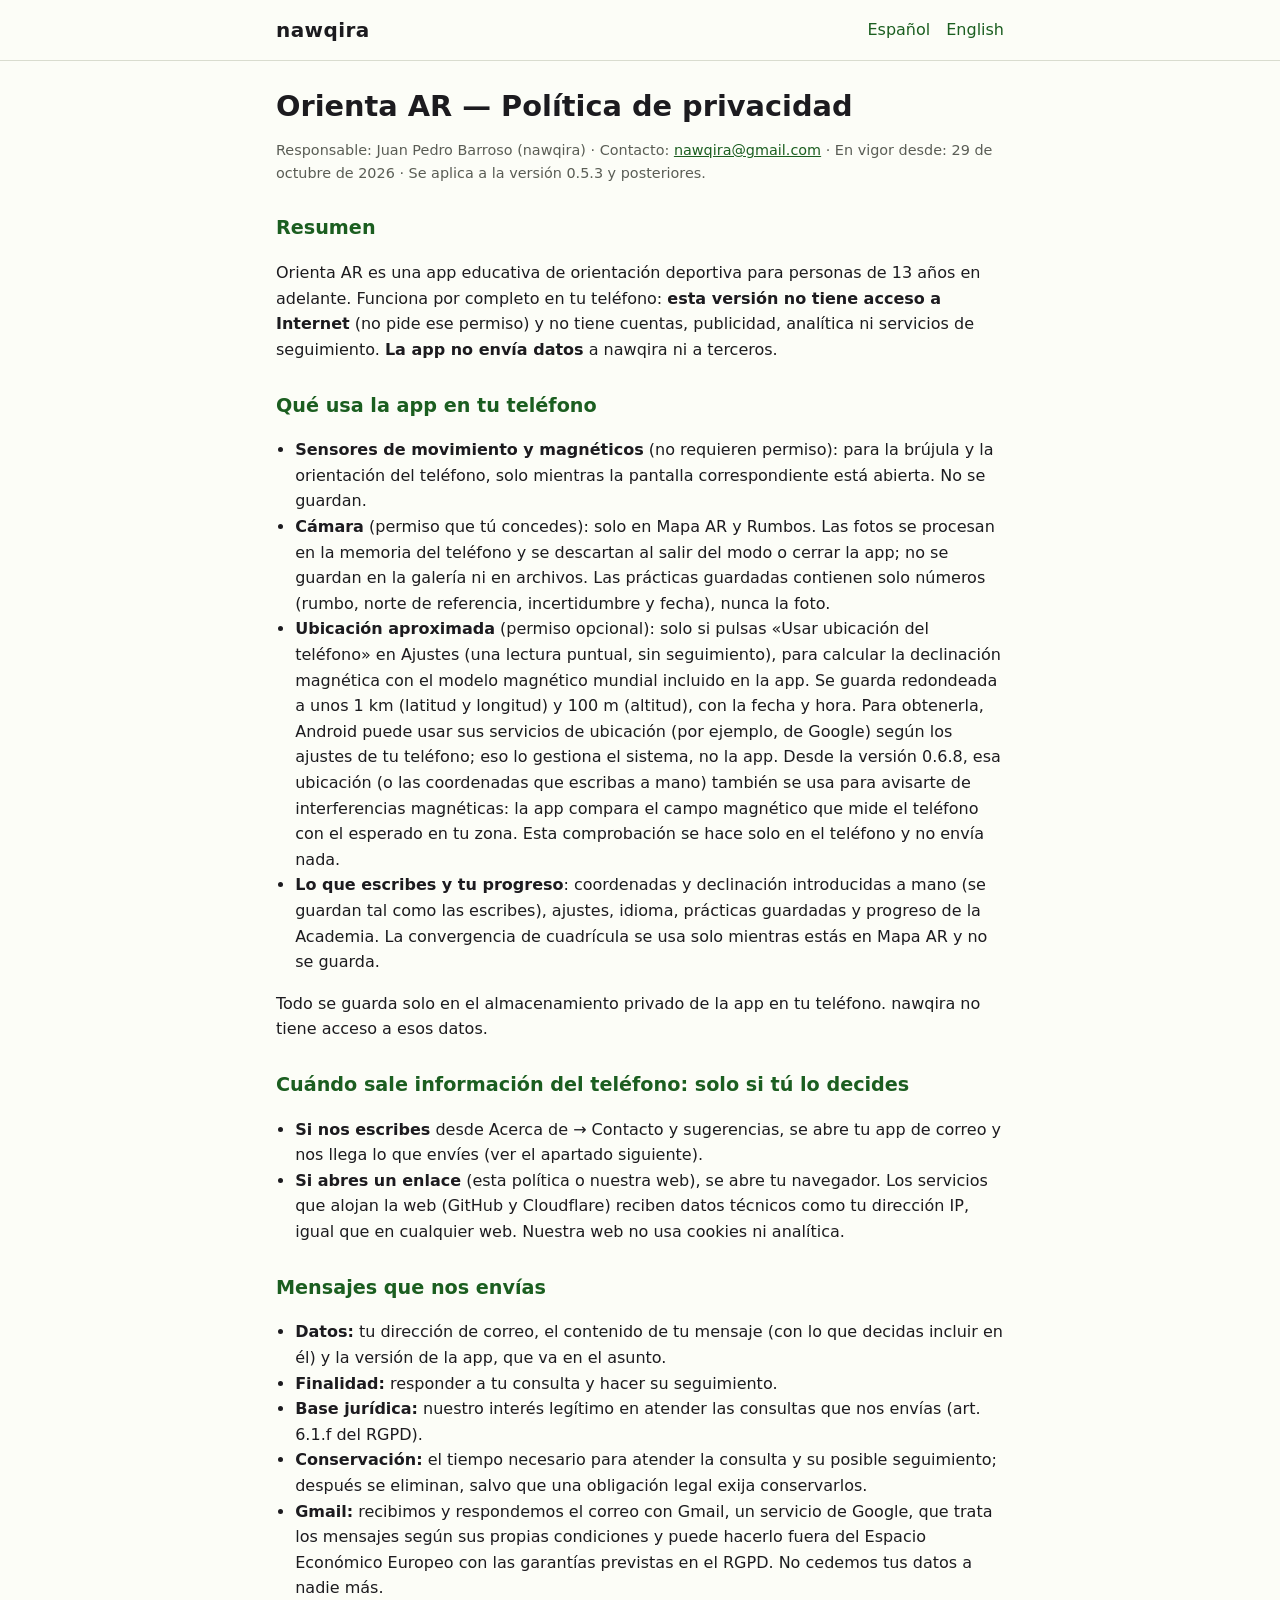
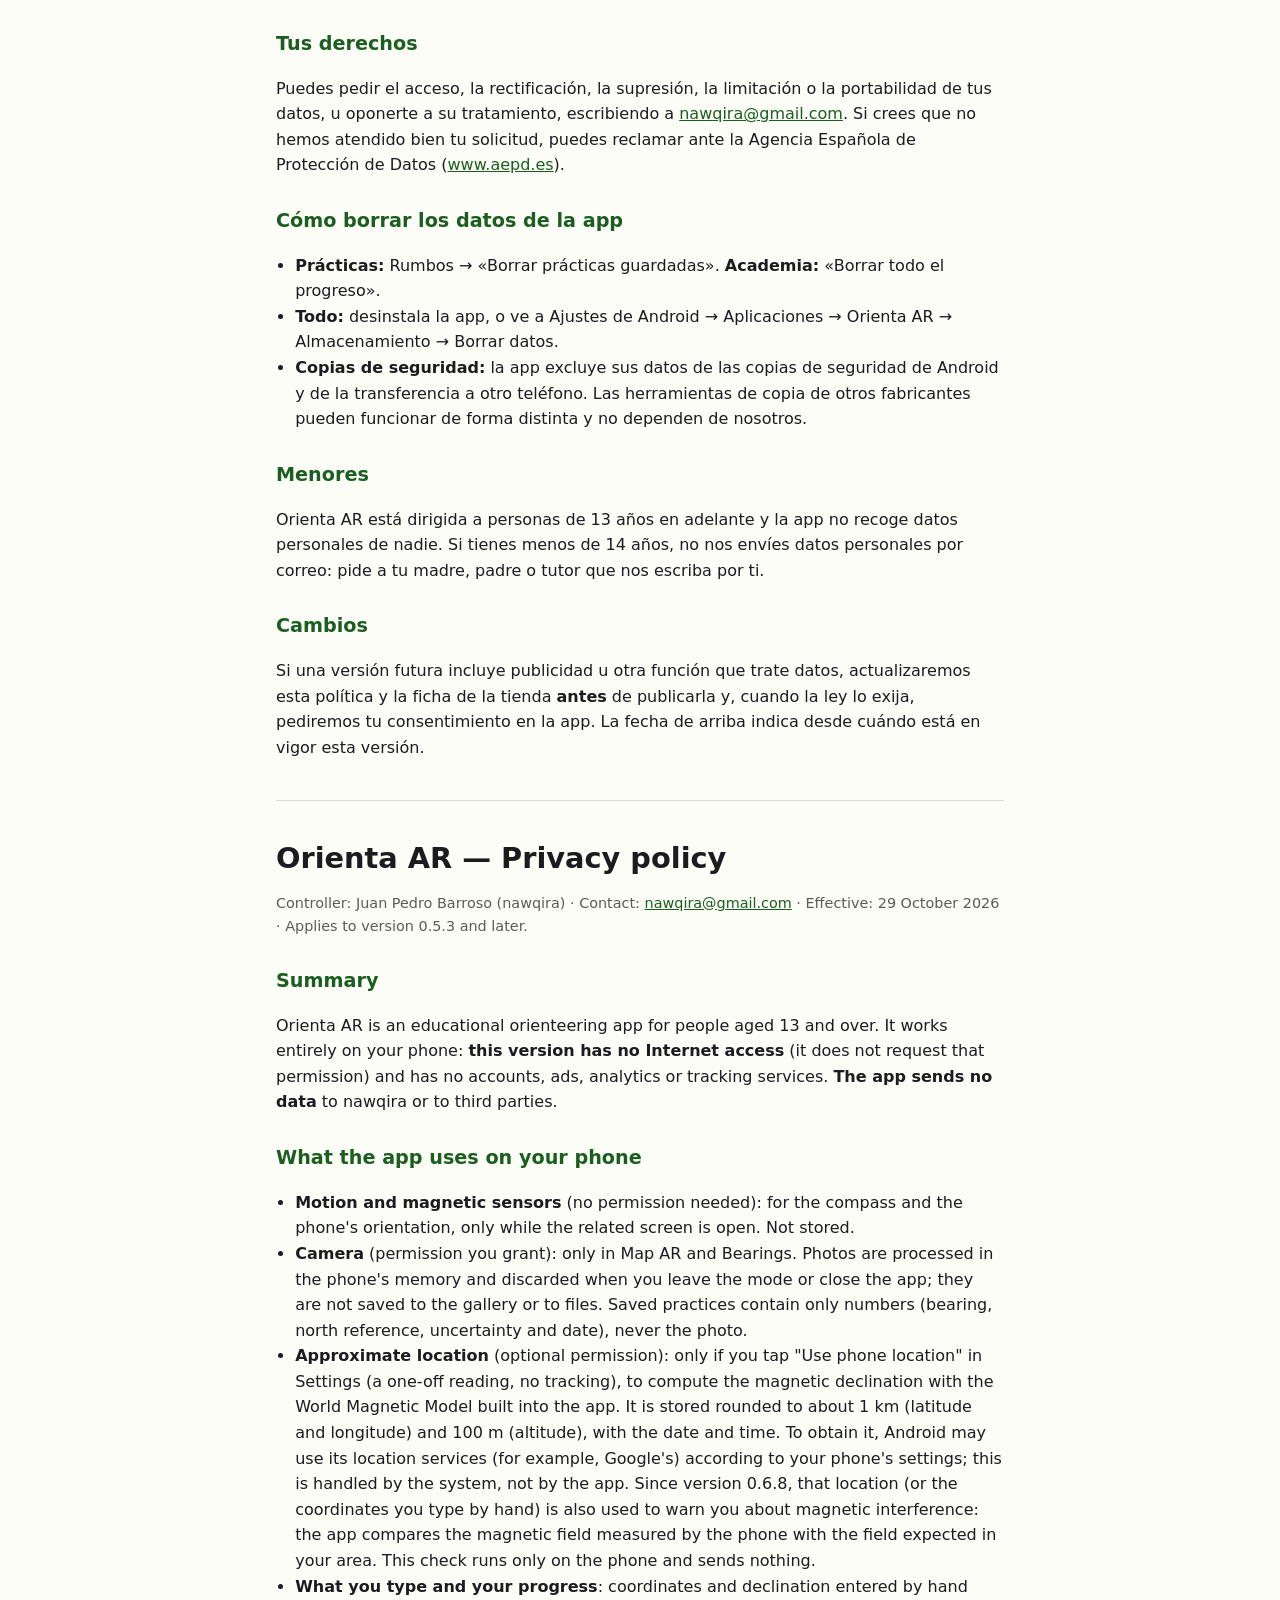
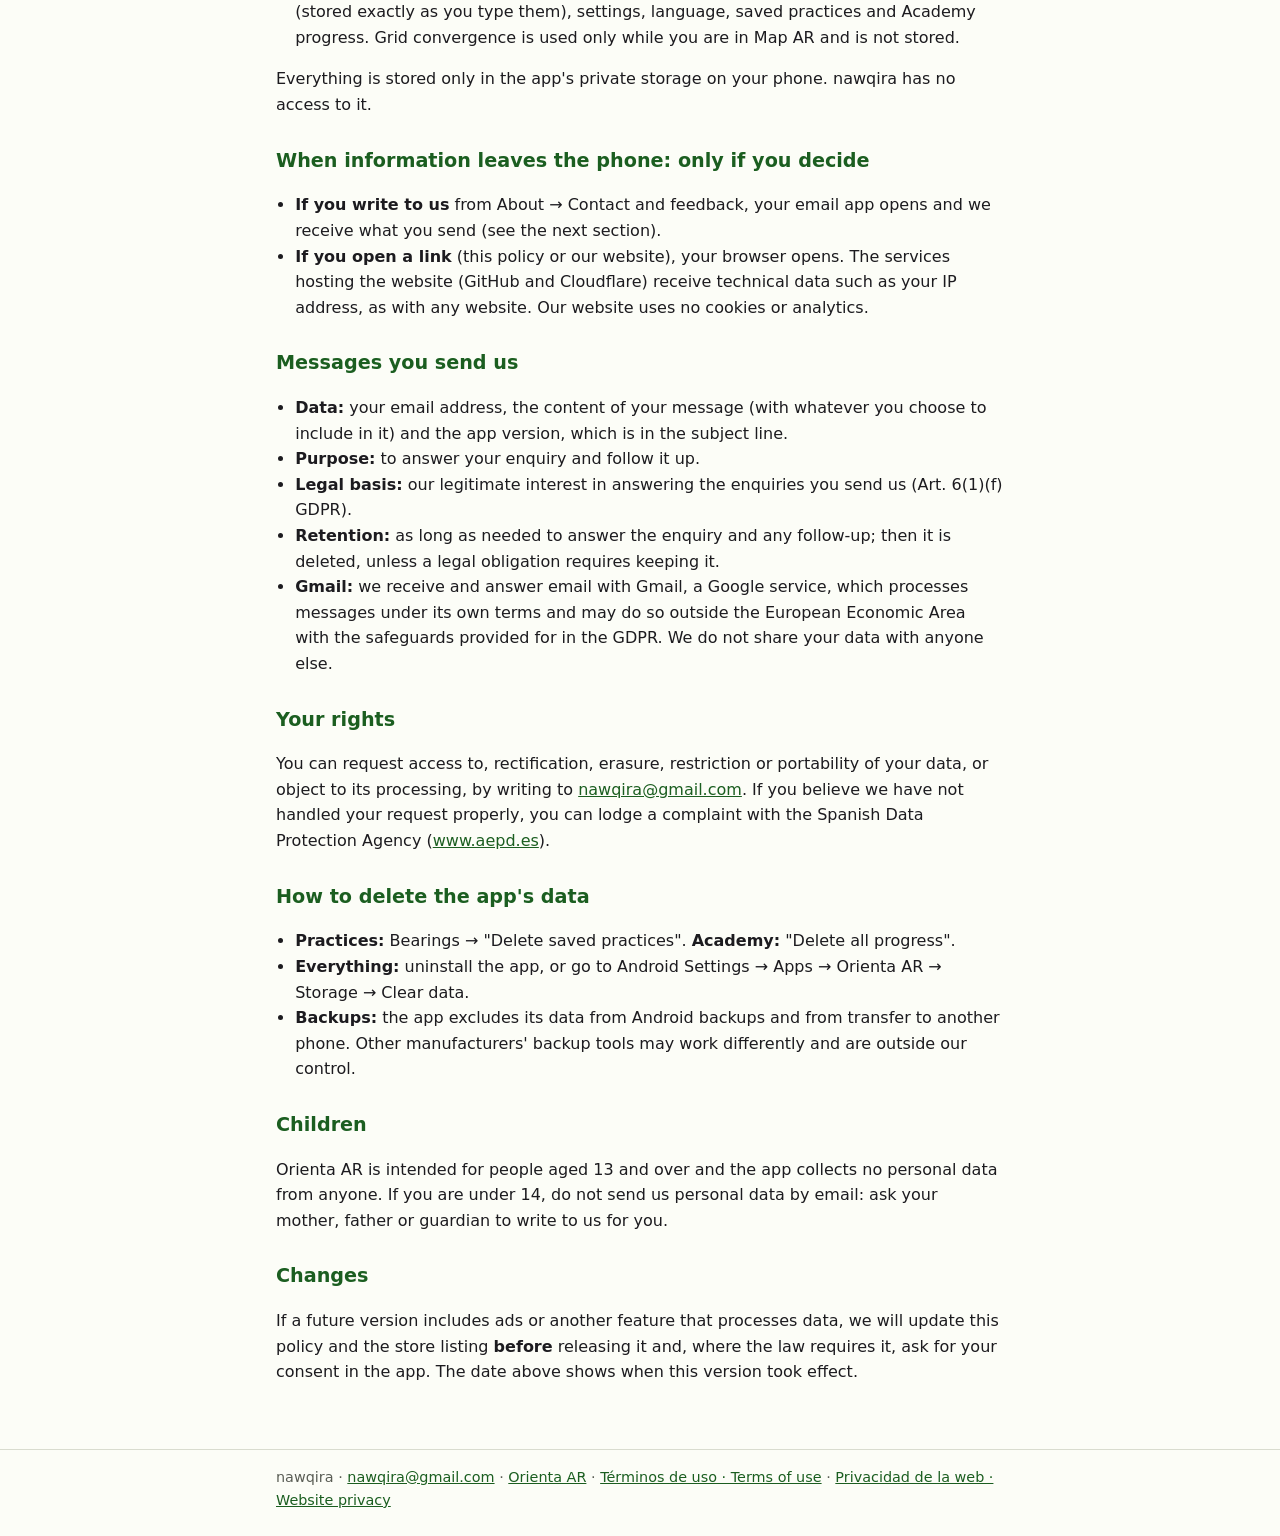
<file: orientaar/privacy/index.html>
<!doctype html>
<html lang="es">
<head>
<meta charset="utf-8">
<meta name="viewport" content="width=device-width, initial-scale=1">
<title>Orienta AR · Política de privacidad · Privacy policy</title>
<meta name="description" content="Privacidad de Orienta AR: esta versión funciona sin Internet, sin cuentas, publicidad ni analítica, y no envía datos a nawqira ni a terceros. Also in English.">
<link rel="canonical" href="https://nawqira.com/orientaar/privacy/">
<link rel="icon" href="/favicon.ico" sizes="any">
<link rel="icon" href="/assets/brand/favicon-32.png" type="image/png" sizes="32x32">
<link rel="apple-touch-icon" href="/assets/brand/apple-touch-icon.png">
<link rel="stylesheet" href="/assets/site.css?v=20261117b">
</head>
<body>
<a class="skip-link" href="#main">Saltar al contenido · Skip to content</a>
<header class="site-header"><div class="wrap">
  <a class="brand" href="/">nawqira</a>
  <nav class="site-nav" aria-label="Idioma · Language"><a href="#es">Español</a><a href="#en">English</a></nav>
</div></header>

<main id="main" class="wrap">

<section id="es" lang="es">
<h1>Orienta AR — Política de privacidad</h1>
<p class="meta">Responsable: Juan Pedro Barroso (nawqira) · Contacto: <a href="mailto:nawqira@gmail.com">nawqira@gmail.com</a> · En vigor desde: 29 de octubre de 2026 · Se aplica a la versión 0.5.3 y posteriores.</p>

<h2>Resumen</h2>
<p>Orienta AR es una app educativa de orientación deportiva para personas de 13 años en adelante. Funciona por completo en tu teléfono: <strong>esta versión no tiene acceso a Internet</strong> (no pide ese permiso) y no tiene cuentas, publicidad, analítica ni servicios de seguimiento. <strong>La app no envía datos</strong> a nawqira ni a terceros.</p>

<h2>Qué usa la app en tu teléfono</h2>
<ul>
  <li><strong>Sensores de movimiento y magnéticos</strong> (no requieren permiso): para la brújula y la orientación del teléfono, solo mientras la pantalla correspondiente está abierta. No se guardan.</li>
  <li><strong>Cámara</strong> (permiso que tú concedes): solo en Mapa AR y Rumbos. Las fotos se procesan en la memoria del teléfono y se descartan al salir del modo o cerrar la app; no se guardan en la galería ni en archivos. Las prácticas guardadas contienen solo números (rumbo, norte de referencia, incertidumbre y fecha), nunca la foto.</li>
  <li><strong>Ubicación aproximada</strong> (permiso opcional): solo si pulsas «Usar ubicación del teléfono» en Ajustes (una lectura puntual, sin seguimiento), para calcular la declinación magnética con el modelo magnético mundial incluido en la app. Se guarda redondeada a unos 1 km (latitud y longitud) y 100 m (altitud), con la fecha y hora. Para obtenerla, Android puede usar sus servicios de ubicación (por ejemplo, de Google) según los ajustes de tu teléfono; eso lo gestiona el sistema, no la app. Desde la versión 0.6.8, esa ubicación (o las coordenadas que escribas a mano) también se usa para avisarte de interferencias magnéticas: la app compara el campo magnético que mide el teléfono con el esperado en tu zona. Esta comprobación se hace solo en el teléfono y no envía nada.</li>
  <li><strong>Lo que escribes y tu progreso</strong>: coordenadas y declinación introducidas a mano (se guardan tal como las escribes), ajustes, idioma, prácticas guardadas y progreso de la Academia. La convergencia de cuadrícula se usa solo mientras estás en Mapa AR y no se guarda.</li>
</ul>
<p>Todo se guarda solo en el almacenamiento privado de la app en tu teléfono. nawqira no tiene acceso a esos datos.</p>

<h2>Cuándo sale información del teléfono: solo si tú lo decides</h2>
<ul>
  <li><strong>Si nos escribes</strong> desde Acerca de → Contacto y sugerencias, se abre tu app de correo y nos llega lo que envíes (ver el apartado siguiente).</li>
  <li><strong>Si abres un enlace</strong> (esta política o nuestra web), se abre tu navegador. Los servicios que alojan la web (GitHub y Cloudflare) reciben datos técnicos como tu dirección IP, igual que en cualquier web. Nuestra web no usa cookies ni analítica.</li>
</ul>

<h2>Mensajes que nos envías</h2>
<ul>
  <li><strong>Datos:</strong> tu dirección de correo, el contenido de tu mensaje (con lo que decidas incluir en él) y la versión de la app, que va en el asunto.</li>
  <li><strong>Finalidad:</strong> responder a tu consulta y hacer su seguimiento.</li>
  <li><strong>Base jurídica:</strong> nuestro interés legítimo en atender las consultas que nos envías (art. 6.1.f del RGPD).</li>
  <li><strong>Conservación:</strong> el tiempo necesario para atender la consulta y su posible seguimiento; después se eliminan, salvo que una obligación legal exija conservarlos.</li>
  <li><strong>Gmail:</strong> recibimos y respondemos el correo con Gmail, un servicio de Google, que trata los mensajes según sus propias condiciones y puede hacerlo fuera del Espacio Económico Europeo con las garantías previstas en el RGPD. No cedemos tus datos a nadie más.</li>
</ul>

<h2>Tus derechos</h2>
<p>Puedes pedir el acceso, la rectificación, la supresión, la limitación o la portabilidad de tus datos, u oponerte a su tratamiento, escribiendo a <a href="mailto:nawqira@gmail.com">nawqira@gmail.com</a>. Si crees que no hemos atendido bien tu solicitud, puedes reclamar ante la Agencia Española de Protección de Datos (<a href="https://www.aepd.es">www.aepd.es</a>).</p>

<h2>Cómo borrar los datos de la app</h2>
<ul>
  <li><strong>Prácticas:</strong> Rumbos → «Borrar prácticas guardadas». <strong>Academia:</strong> «Borrar todo el progreso».</li>
  <li><strong>Todo:</strong> desinstala la app, o ve a Ajustes de Android → Aplicaciones → Orienta AR → Almacenamiento → Borrar datos.</li>
  <li><strong>Copias de seguridad:</strong> la app excluye sus datos de las copias de seguridad de Android y de la transferencia a otro teléfono. Las herramientas de copia de otros fabricantes pueden funcionar de forma distinta y no dependen de nosotros.</li>
</ul>

<h2>Menores</h2>
<p>Orienta AR está dirigida a personas de 13 años en adelante y la app no recoge datos personales de nadie. Si tienes menos de 14 años, no nos envíes datos personales por correo: pide a tu madre, padre o tutor que nos escriba por ti.</p>

<h2>Cambios</h2>
<p>Si una versión futura incluye publicidad u otra función que trate datos, actualizaremos esta política y la ficha de la tienda <strong>antes</strong> de publicarla y, cuando la ley lo exija, pediremos tu consentimiento en la app. La fecha de arriba indica desde cuándo está en vigor esta versión.</p>
</section>

<hr>

<section id="en" lang="en">
<h1>Orienta AR — Privacy policy</h1>
<p class="meta">Controller: Juan Pedro Barroso (nawqira) · Contact: <a href="mailto:nawqira@gmail.com">nawqira@gmail.com</a> · Effective: 29 October 2026 · Applies to version 0.5.3 and later.</p>

<h2>Summary</h2>
<p>Orienta AR is an educational orienteering app for people aged 13 and over. It works entirely on your phone: <strong>this version has no Internet access</strong> (it does not request that permission) and has no accounts, ads, analytics or tracking services. <strong>The app sends no data</strong> to nawqira or to third parties.</p>

<h2>What the app uses on your phone</h2>
<ul>
  <li><strong>Motion and magnetic sensors</strong> (no permission needed): for the compass and the phone's orientation, only while the related screen is open. Not stored.</li>
  <li><strong>Camera</strong> (permission you grant): only in Map AR and Bearings. Photos are processed in the phone's memory and discarded when you leave the mode or close the app; they are not saved to the gallery or to files. Saved practices contain only numbers (bearing, north reference, uncertainty and date), never the photo.</li>
  <li><strong>Approximate location</strong> (optional permission): only if you tap "Use phone location" in Settings (a one-off reading, no tracking), to compute the magnetic declination with the World Magnetic Model built into the app. It is stored rounded to about 1 km (latitude and longitude) and 100 m (altitude), with the date and time. To obtain it, Android may use its location services (for example, Google's) according to your phone's settings; this is handled by the system, not by the app. Since version 0.6.8, that location (or the coordinates you type by hand) is also used to warn you about magnetic interference: the app compares the magnetic field measured by the phone with the field expected in your area. This check runs only on the phone and sends nothing.</li>
  <li><strong>What you type and your progress</strong>: coordinates and declination entered by hand (stored exactly as you type them), settings, language, saved practices and Academy progress. Grid convergence is used only while you are in Map AR and is not stored.</li>
</ul>
<p>Everything is stored only in the app's private storage on your phone. nawqira has no access to it.</p>

<h2>When information leaves the phone: only if you decide</h2>
<ul>
  <li><strong>If you write to us</strong> from About → Contact and feedback, your email app opens and we receive what you send (see the next section).</li>
  <li><strong>If you open a link</strong> (this policy or our website), your browser opens. The services hosting the website (GitHub and Cloudflare) receive technical data such as your IP address, as with any website. Our website uses no cookies or analytics.</li>
</ul>

<h2>Messages you send us</h2>
<ul>
  <li><strong>Data:</strong> your email address, the content of your message (with whatever you choose to include in it) and the app version, which is in the subject line.</li>
  <li><strong>Purpose:</strong> to answer your enquiry and follow it up.</li>
  <li><strong>Legal basis:</strong> our legitimate interest in answering the enquiries you send us (Art. 6(1)(f) GDPR).</li>
  <li><strong>Retention:</strong> as long as needed to answer the enquiry and any follow-up; then it is deleted, unless a legal obligation requires keeping it.</li>
  <li><strong>Gmail:</strong> we receive and answer email with Gmail, a Google service, which processes messages under its own terms and may do so outside the European Economic Area with the safeguards provided for in the GDPR. We do not share your data with anyone else.</li>
</ul>

<h2>Your rights</h2>
<p>You can request access to, rectification, erasure, restriction or portability of your data, or object to its processing, by writing to <a href="mailto:nawqira@gmail.com">nawqira@gmail.com</a>. If you believe we have not handled your request properly, you can lodge a complaint with the Spanish Data Protection Agency (<a href="https://www.aepd.es">www.aepd.es</a>).</p>

<h2>How to delete the app's data</h2>
<ul>
  <li><strong>Practices:</strong> Bearings → "Delete saved practices". <strong>Academy:</strong> "Delete all progress".</li>
  <li><strong>Everything:</strong> uninstall the app, or go to Android Settings → Apps → Orienta AR → Storage → Clear data.</li>
  <li><strong>Backups:</strong> the app excludes its data from Android backups and from transfer to another phone. Other manufacturers' backup tools may work differently and are outside our control.</li>
</ul>

<h2>Children</h2>
<p>Orienta AR is intended for people aged 13 and over and the app collects no personal data from anyone. If you are under 14, do not send us personal data by email: ask your mother, father or guardian to write to us for you.</p>

<h2>Changes</h2>
<p>If a future version includes ads or another feature that processes data, we will update this policy and the store listing <strong>before</strong> releasing it and, where the law requires it, ask for your consent in the app. The date above shows when this version took effect.</p>
</section>

</main>

<footer class="site-footer"><div class="wrap">
  nawqira · <a href="mailto:nawqira@gmail.com">nawqira@gmail.com</a> · <a href="/orientaar/">Orienta AR</a> · <a href="/orientaar/terms/">Términos de uso · Terms of use</a> · <a href="/privacy/">Privacidad de la web · Website privacy</a>
</div></footer>
</body>
</html>
</file>
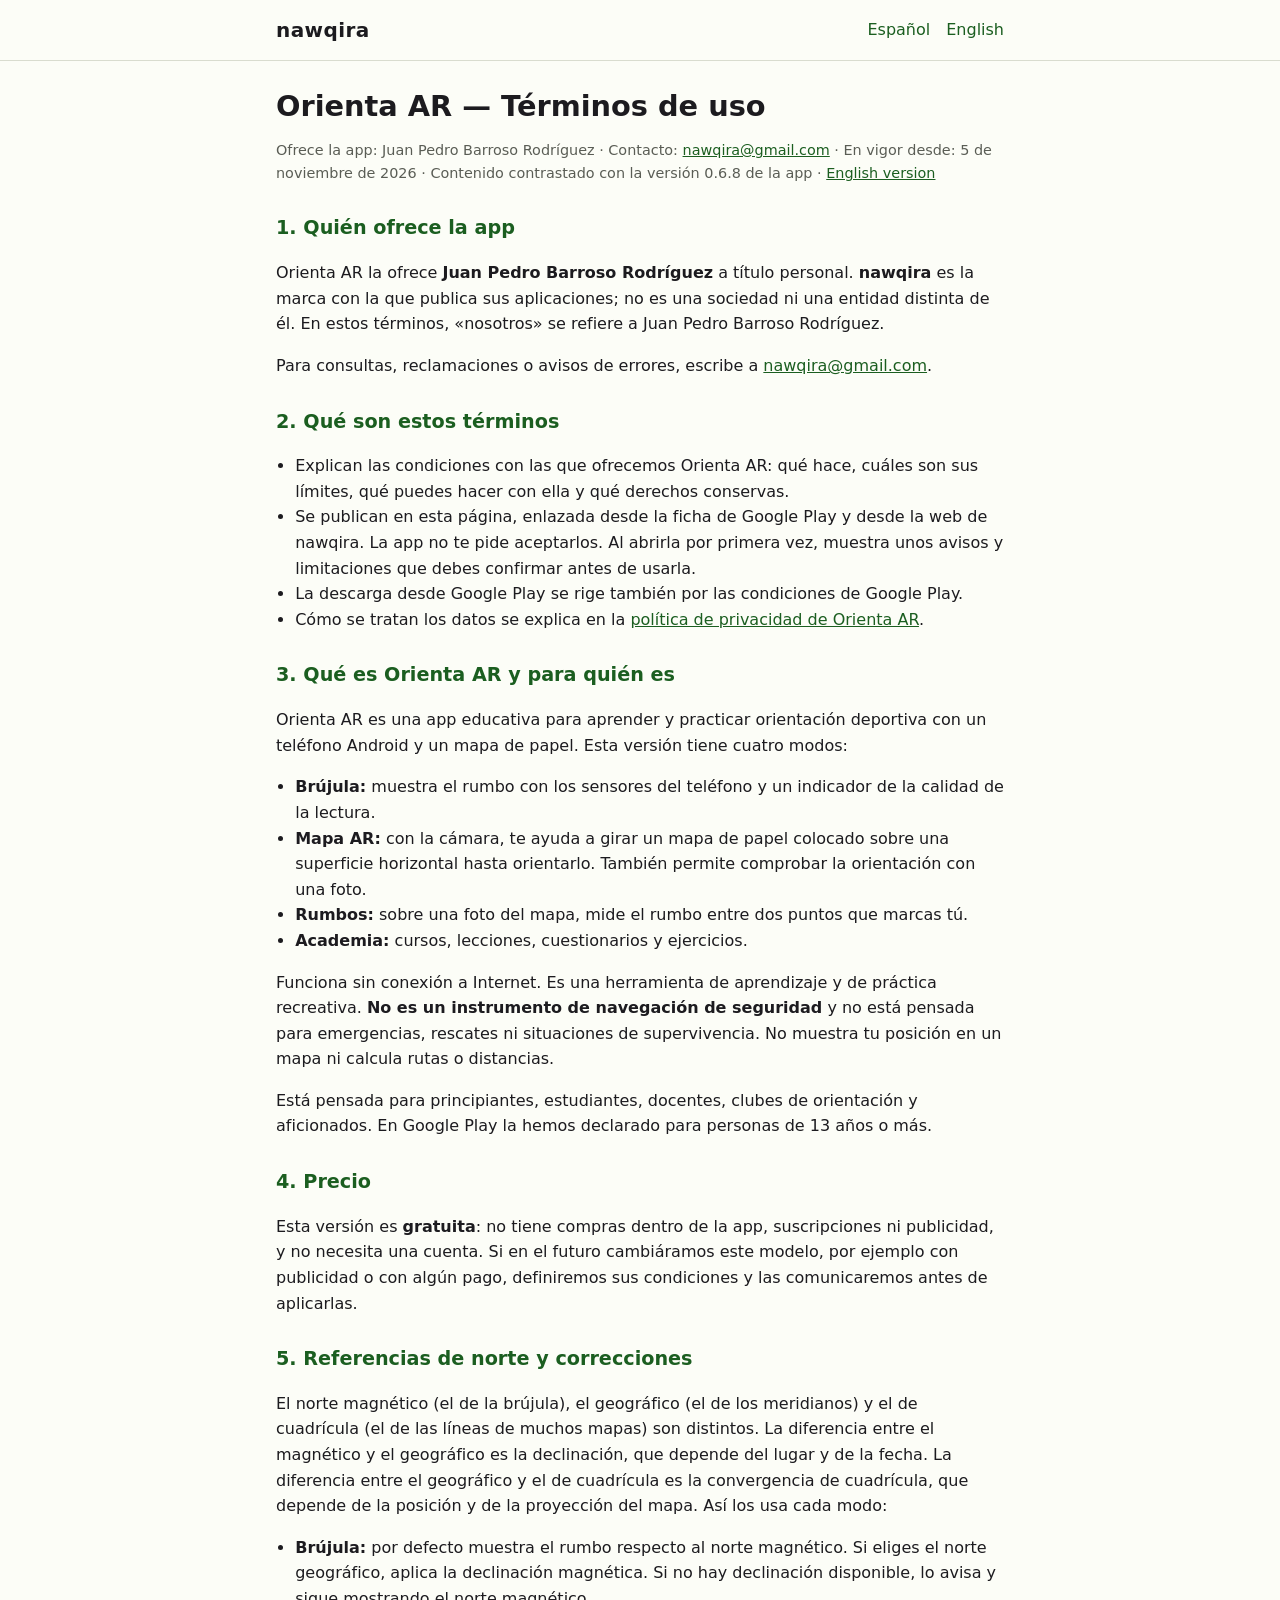
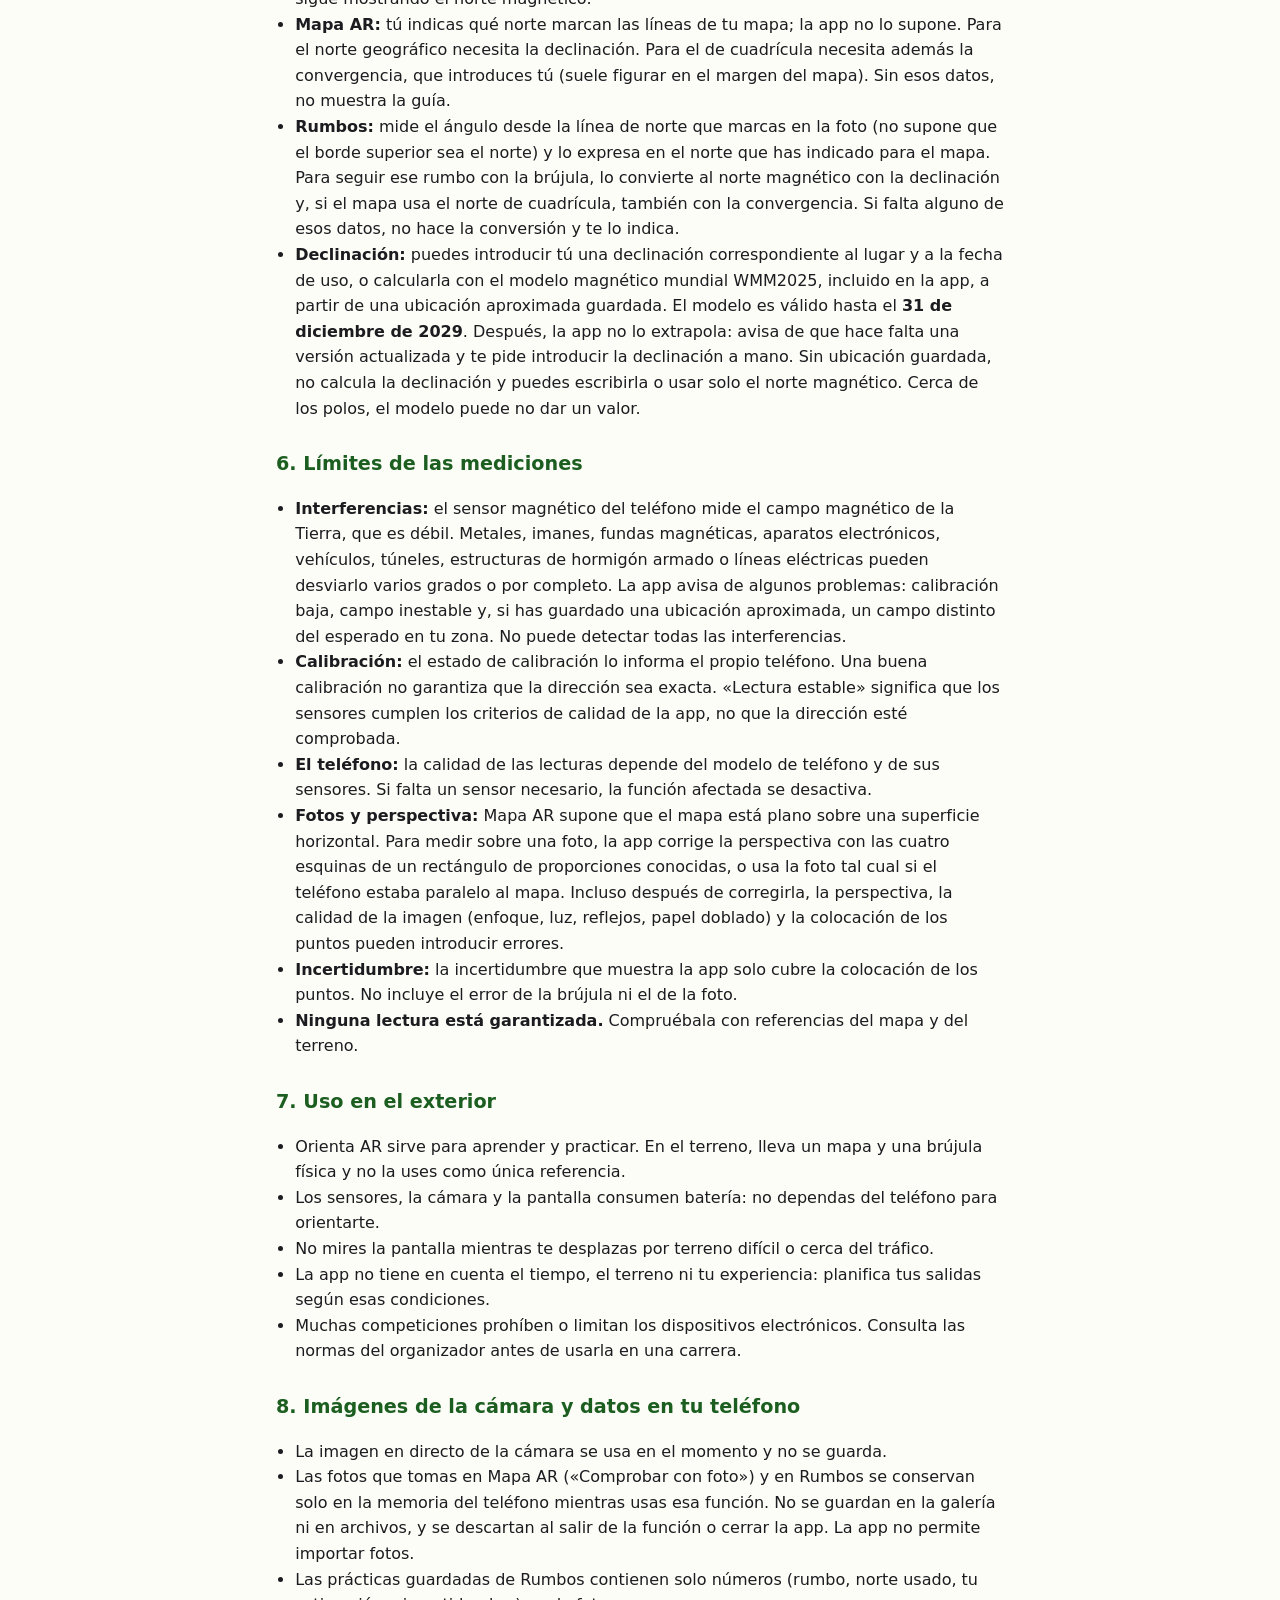
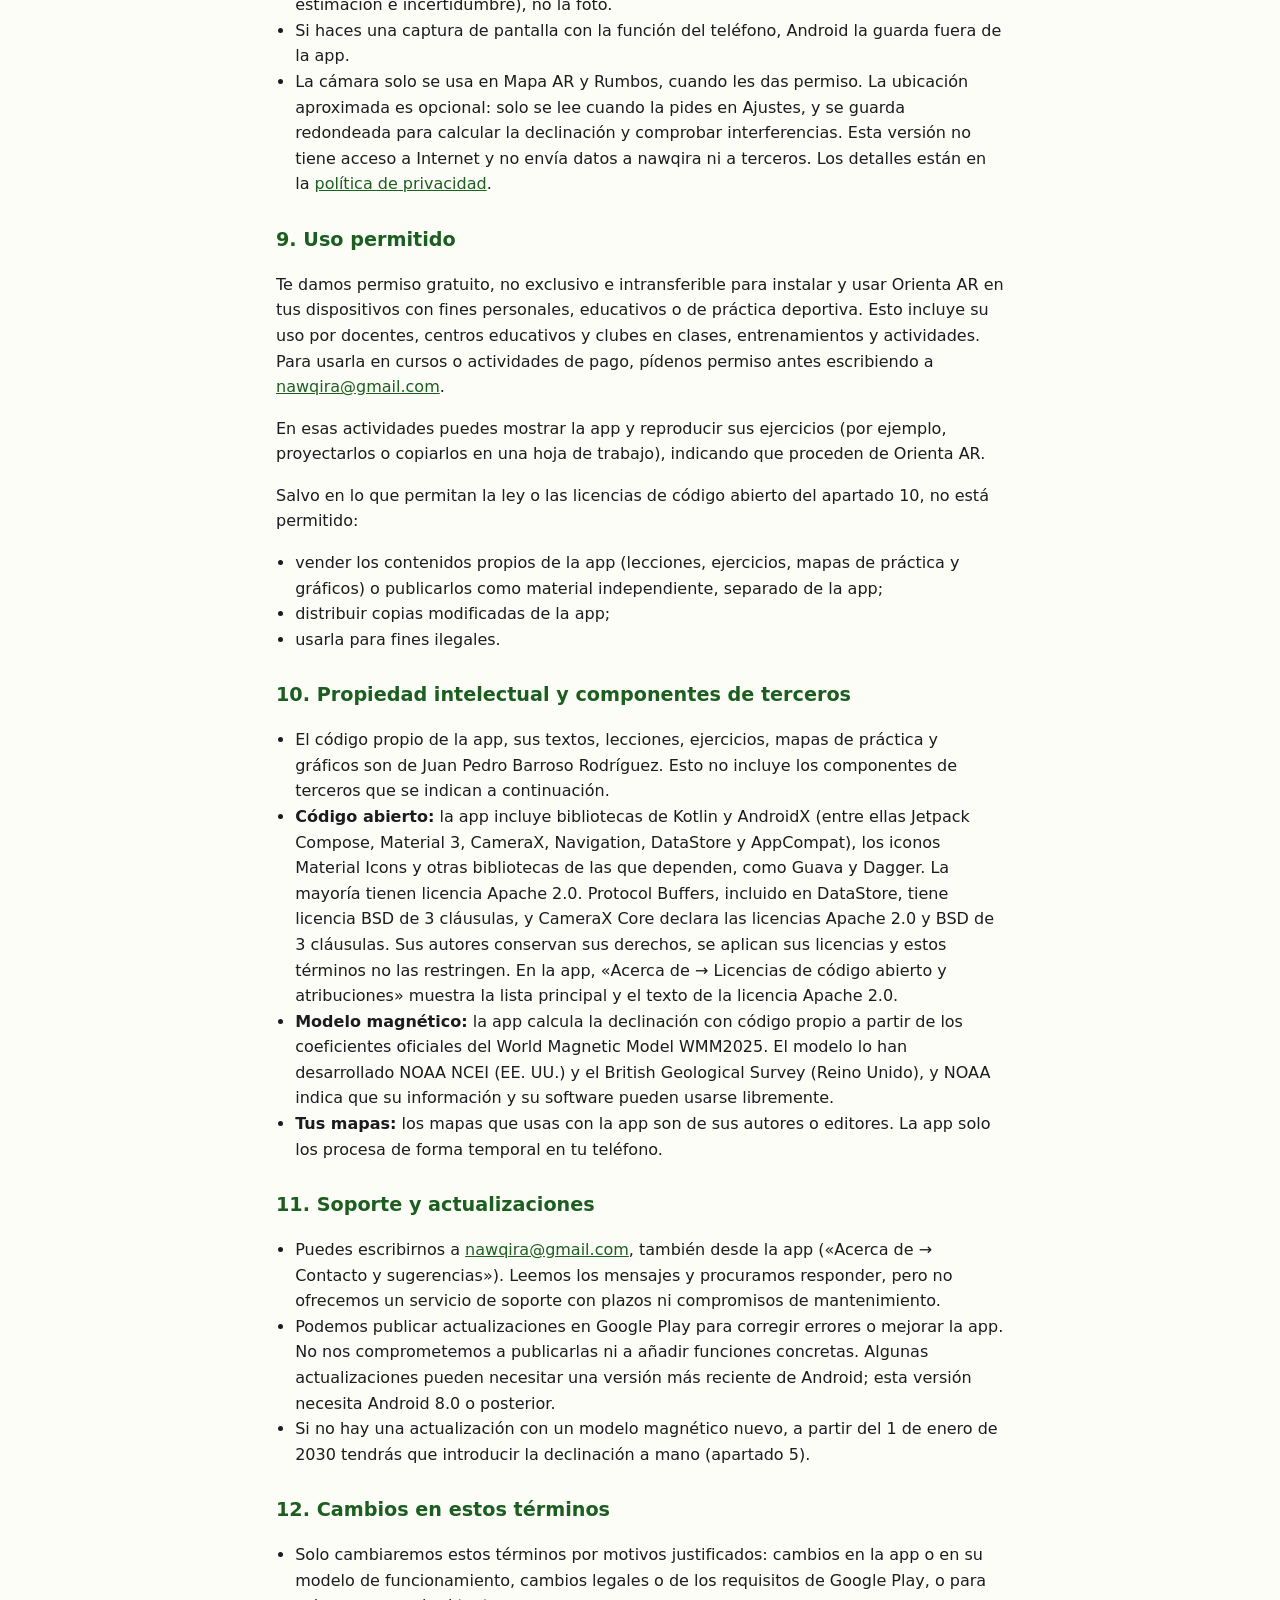
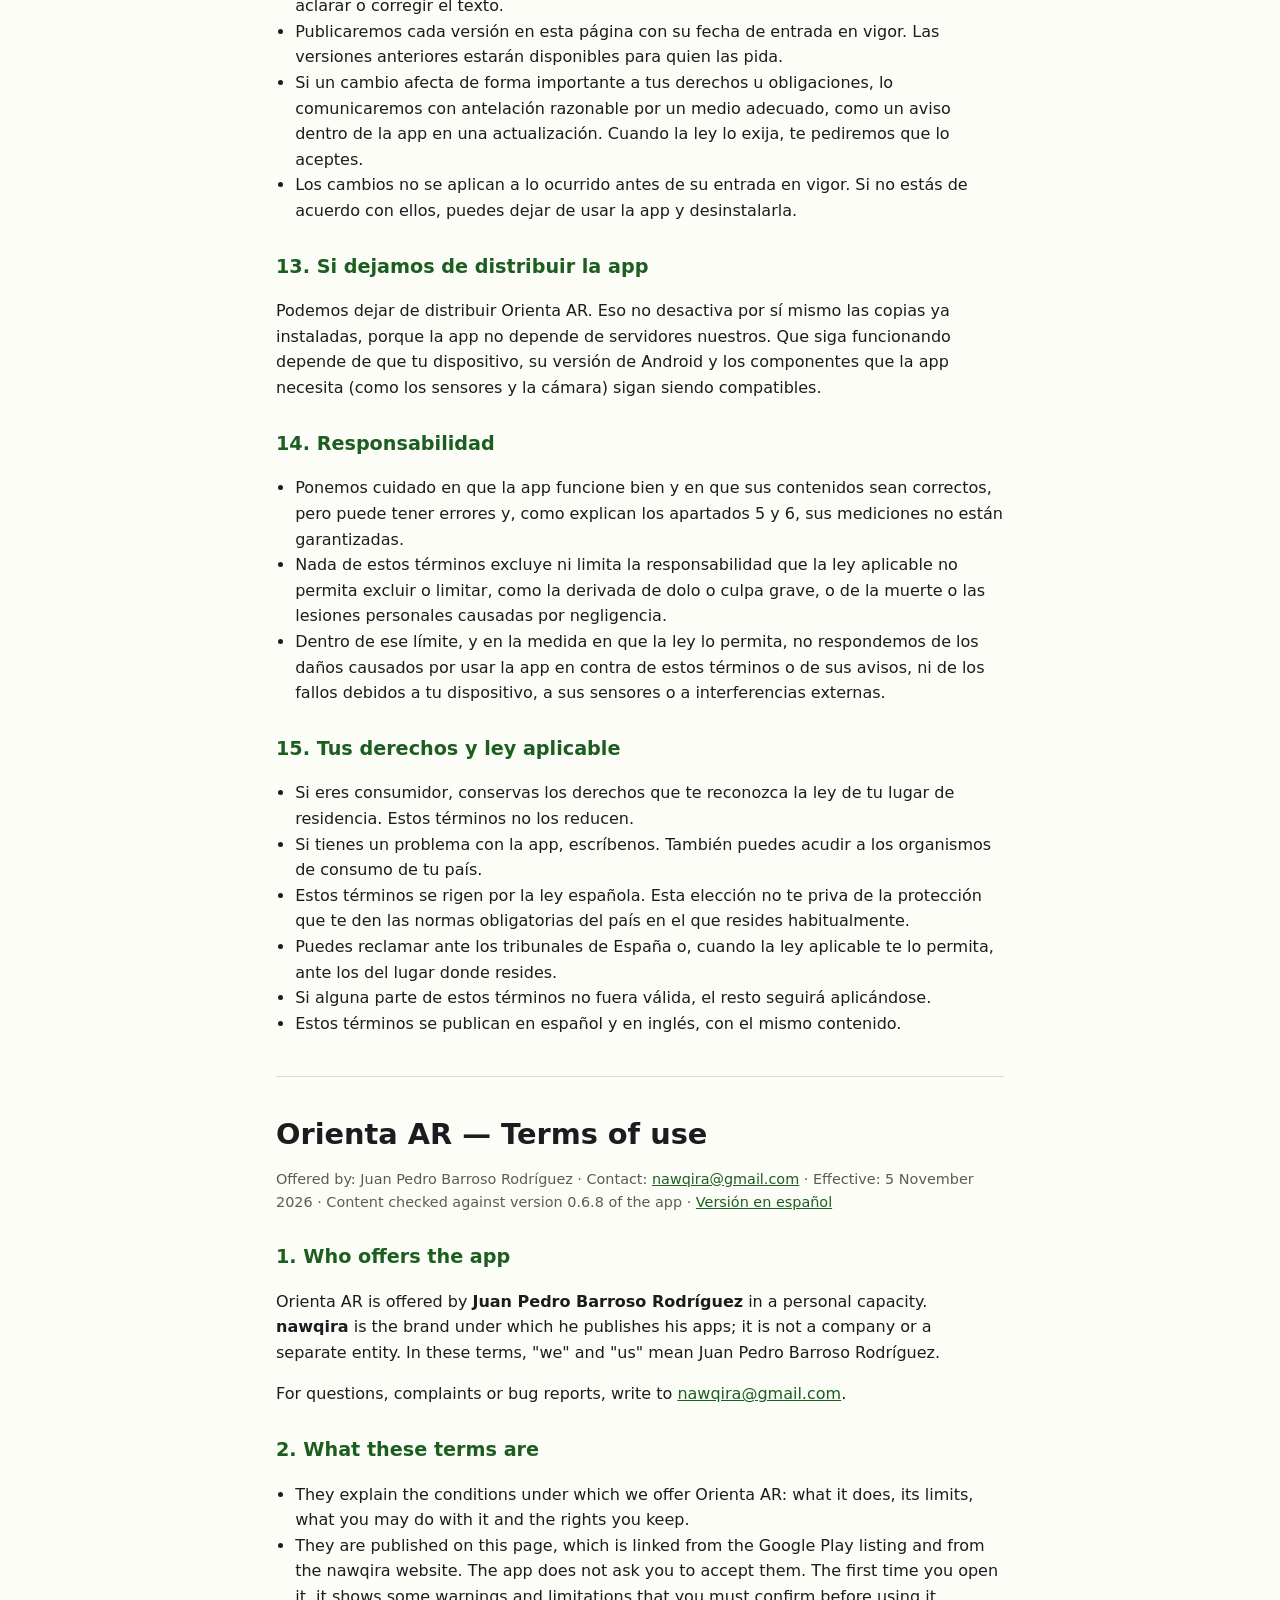
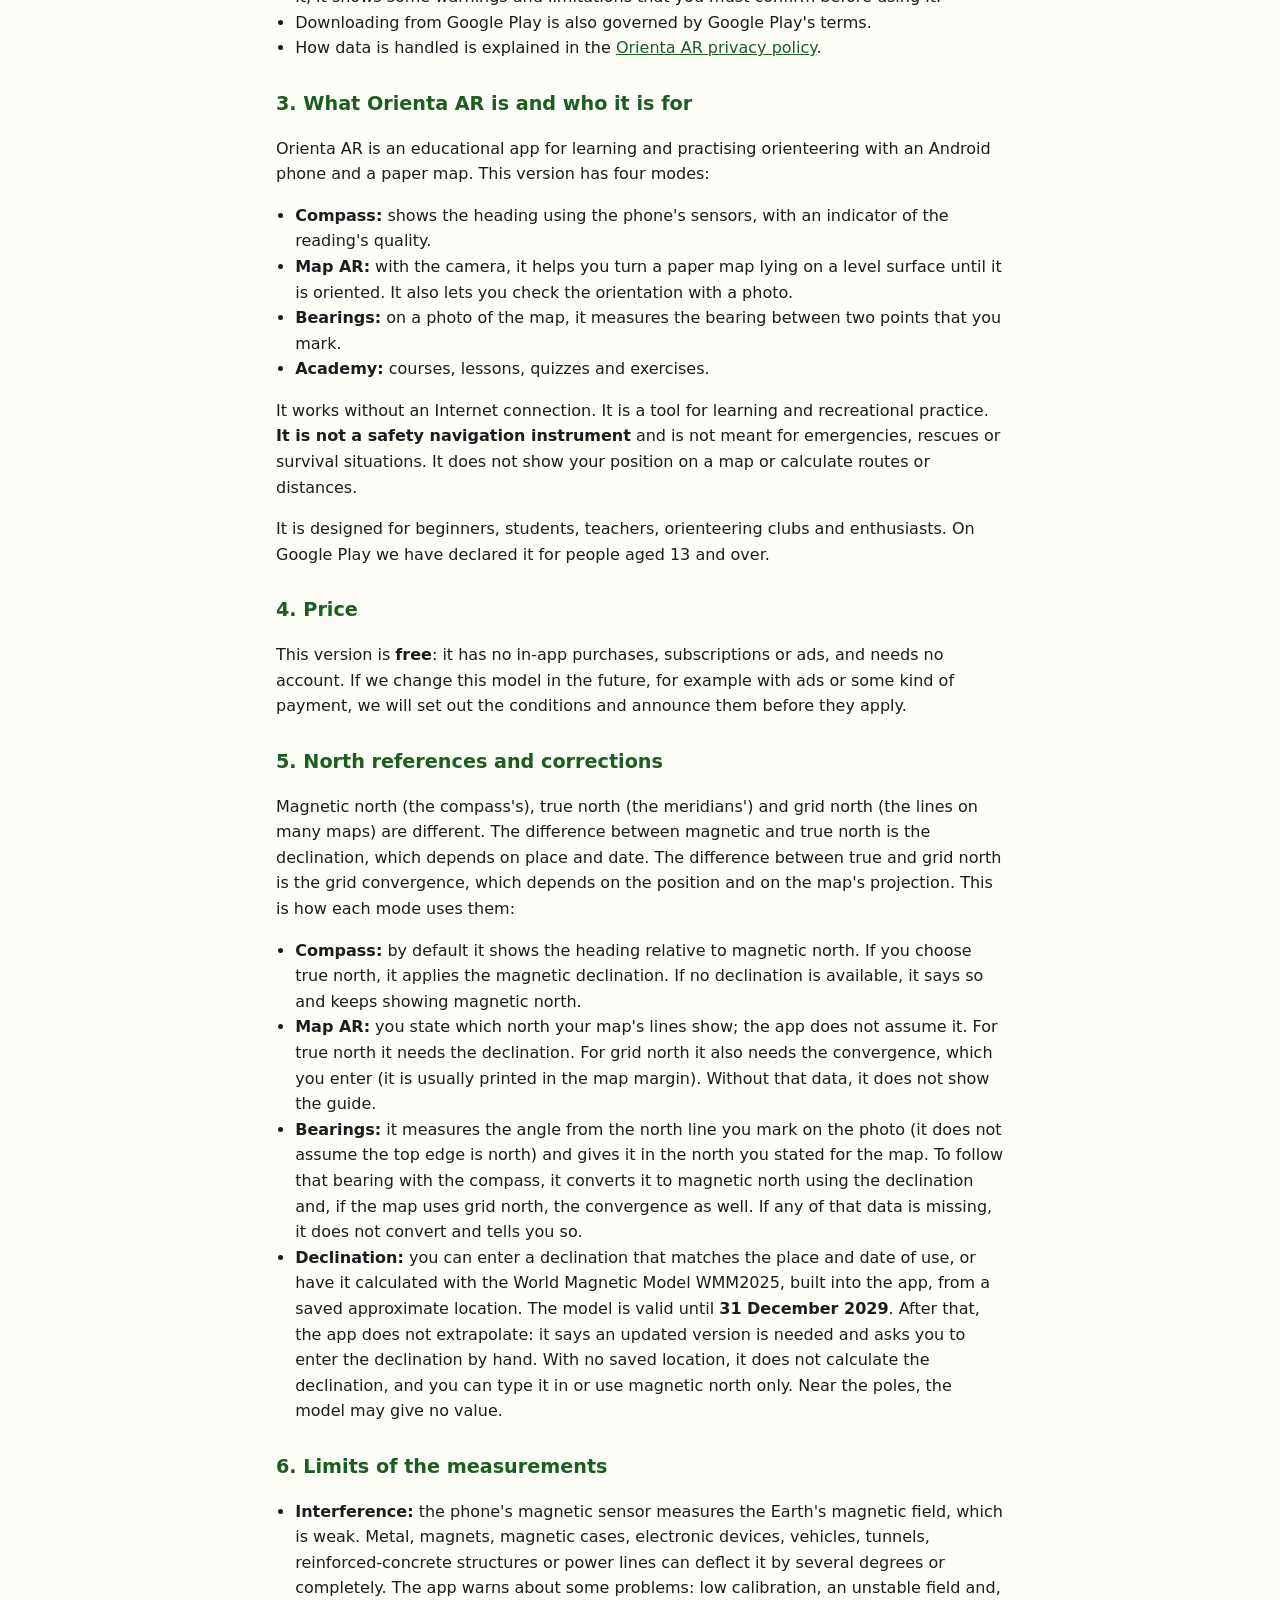
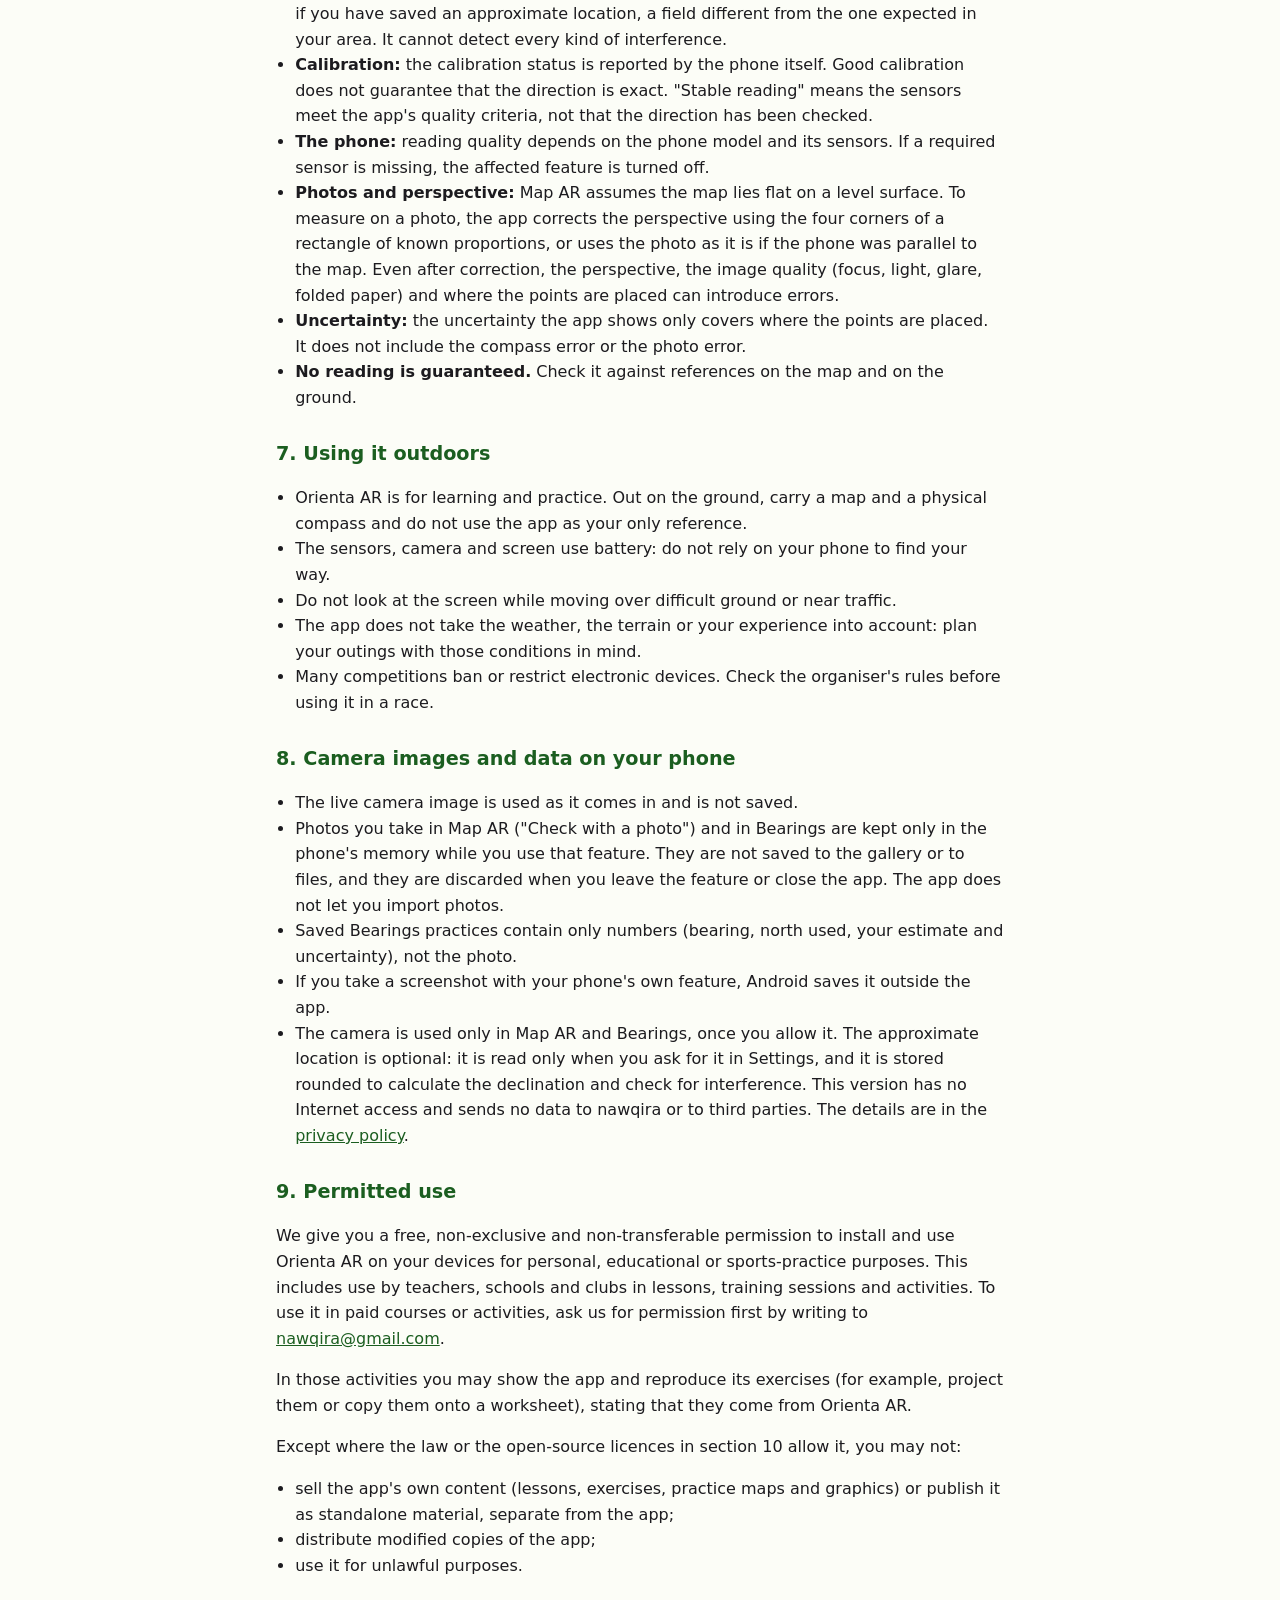
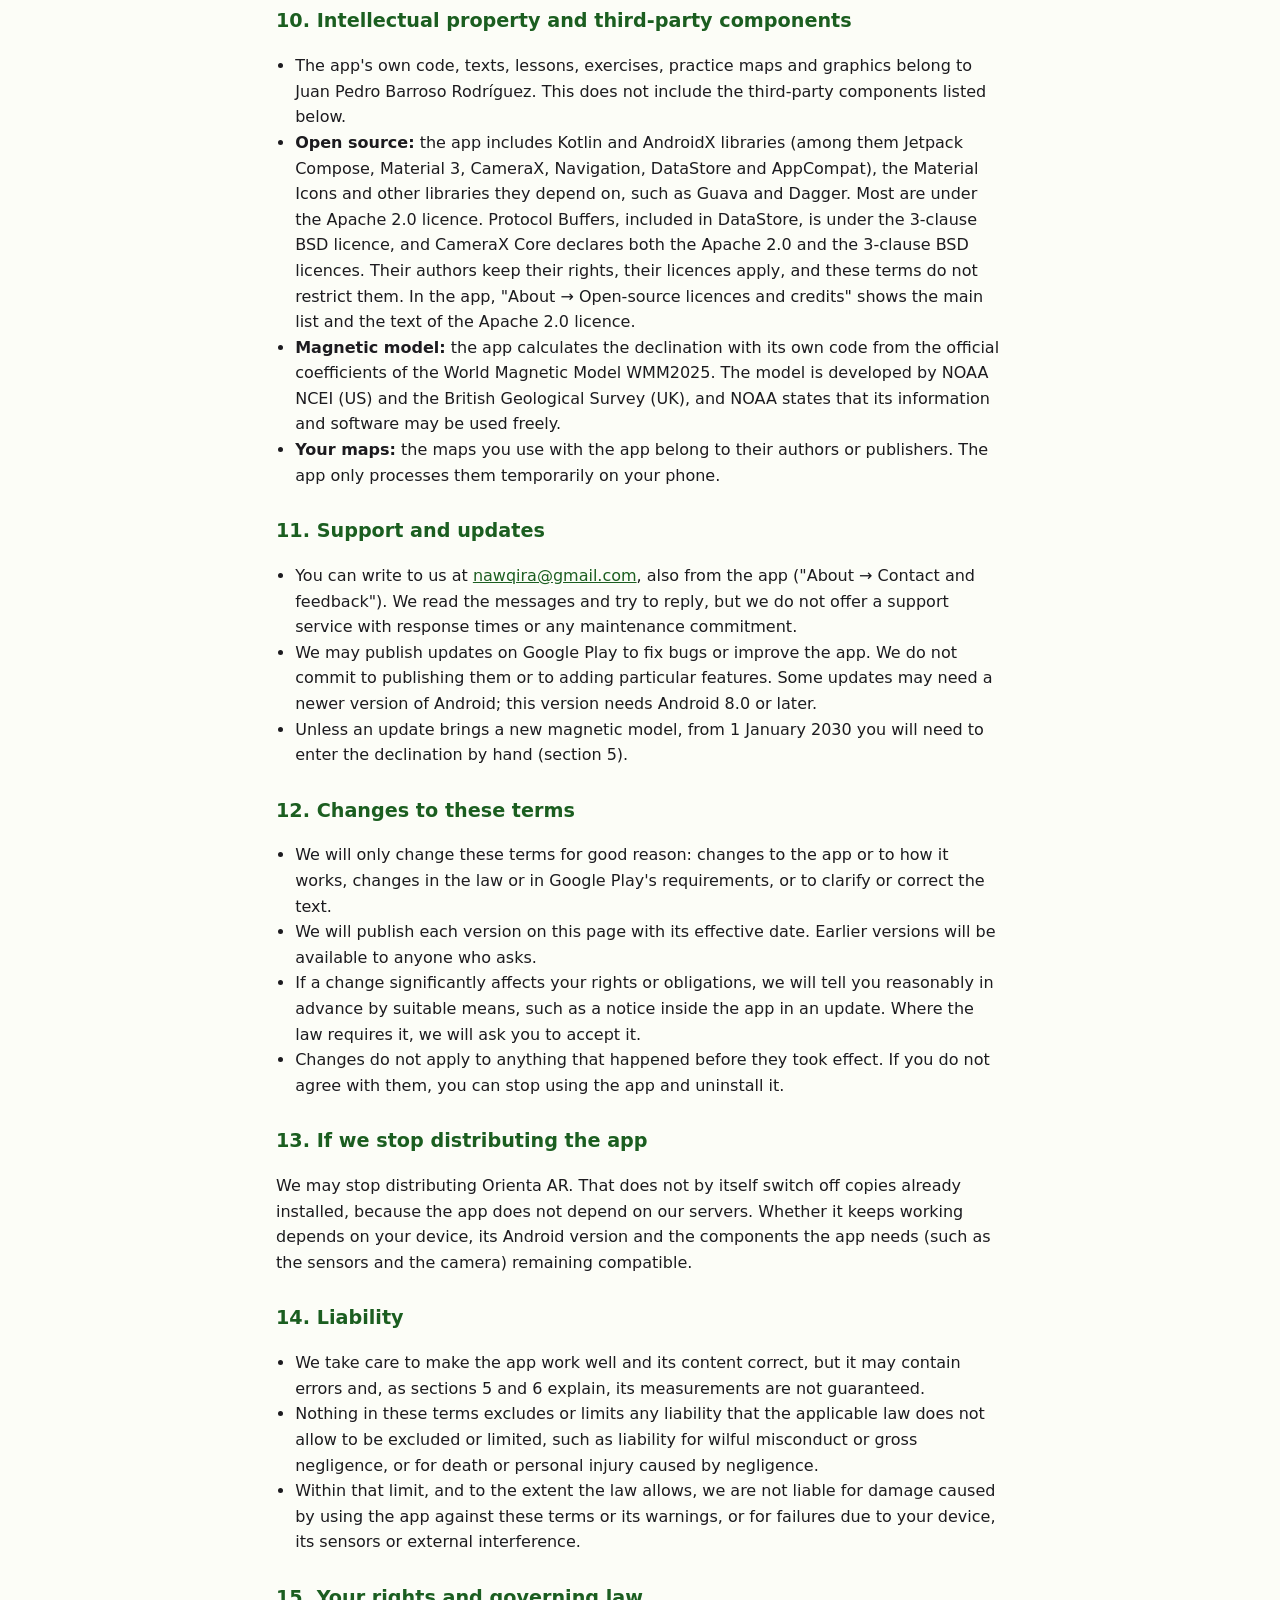
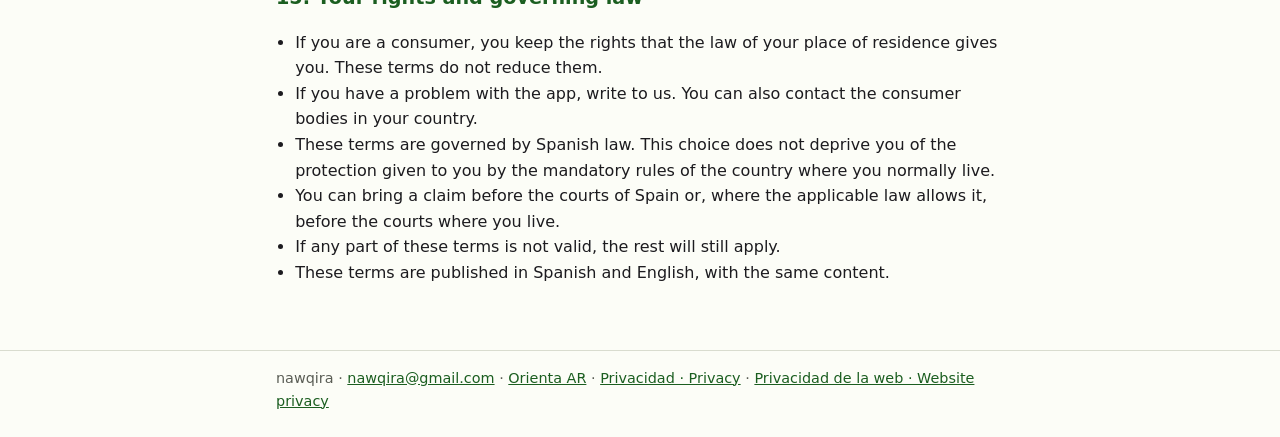
<file: orientaar/terms/index.html>
<!doctype html>
<html lang="es">
<head>
<meta charset="utf-8">
<meta name="viewport" content="width=device-width, initial-scale=1">
<title>Orienta AR · Términos de uso · Terms of use</title>
<meta name="description" content="Términos de uso de Orienta AR: quién la ofrece, qué hace, cómo funcionan sus referencias de norte, límites de sus mediciones, uso en el exterior, licencias y tus derechos. Also in English.">
<link rel="canonical" href="https://nawqira.com/orientaar/terms/">
<link rel="icon" href="/favicon.ico" sizes="any">
<link rel="icon" href="/assets/brand/favicon-32.png" type="image/png" sizes="32x32">
<link rel="apple-touch-icon" href="/assets/brand/apple-touch-icon.png">
<link rel="stylesheet" href="/assets/site.css?v=20261117b">
</head>
<body>
<a class="skip-link" href="#main">Saltar al contenido · Skip to content</a>
<header class="site-header"><div class="wrap">
  <a class="brand" href="/">nawqira</a>
  <nav class="site-nav" aria-label="Idioma · Language"><a href="#es" hreflang="es" lang="es">Español</a><a href="#en" hreflang="en" lang="en">English</a></nav>
</div></header>

<main id="main" class="wrap">

<section id="es" lang="es">
<h1>Orienta AR — Términos de uso</h1>
<p class="meta">Ofrece la app: Juan Pedro Barroso Rodríguez · Contacto: <a href="mailto:nawqira@gmail.com">nawqira@gmail.com</a> · En vigor desde: 5 de noviembre de 2026 · Contenido contrastado con la versión 0.6.8 de la app · <a href="#en" hreflang="en" lang="en">English version</a></p>

<h2>1. Quién ofrece la app</h2>
<p>Orienta AR la ofrece <strong>Juan Pedro Barroso Rodríguez</strong> a título personal. <strong>nawqira</strong> es la marca con la que publica sus aplicaciones; no es una sociedad ni una entidad distinta de él. En estos términos, «nosotros» se refiere a Juan Pedro Barroso Rodríguez.</p>
<p>Para consultas, reclamaciones o avisos de errores, escribe a <a href="mailto:nawqira@gmail.com">nawqira@gmail.com</a>.</p>

<h2>2. Qué son estos términos</h2>
<ul>
  <li>Explican las condiciones con las que ofrecemos Orienta AR: qué hace, cuáles son sus límites, qué puedes hacer con ella y qué derechos conservas.</li>
  <li>Se publican en esta página, enlazada desde la ficha de Google Play y desde la web de nawqira. La app no te pide aceptarlos. Al abrirla por primera vez, muestra unos avisos y limitaciones que debes confirmar antes de usarla.</li>
  <li>La descarga desde Google Play se rige también por las condiciones de Google Play.</li>
  <li>Cómo se tratan los datos se explica en la <a href="/orientaar/privacy/#es">política de privacidad de Orienta AR</a>.</li>
</ul>

<h2>3. Qué es Orienta AR y para quién es</h2>
<p>Orienta AR es una app educativa para aprender y practicar orientación deportiva con un teléfono Android y un mapa de papel. Esta versión tiene cuatro modos:</p>
<ul>
  <li><strong>Brújula:</strong> muestra el rumbo con los sensores del teléfono y un indicador de la calidad de la lectura.</li>
  <li><strong>Mapa AR:</strong> con la cámara, te ayuda a girar un mapa de papel colocado sobre una superficie horizontal hasta orientarlo. También permite comprobar la orientación con una foto.</li>
  <li><strong>Rumbos:</strong> sobre una foto del mapa, mide el rumbo entre dos puntos que marcas tú.</li>
  <li><strong>Academia:</strong> cursos, lecciones, cuestionarios y ejercicios.</li>
</ul>
<p>Funciona sin conexión a Internet. Es una herramienta de aprendizaje y de práctica recreativa. <strong>No es un instrumento de navegación de seguridad</strong> y no está pensada para emergencias, rescates ni situaciones de supervivencia. No muestra tu posición en un mapa ni calcula rutas o distancias.</p>
<p>Está pensada para principiantes, estudiantes, docentes, clubes de orientación y aficionados. En Google Play la hemos declarado para personas de 13 años o más.</p>

<h2>4. Precio</h2>
<p>Esta versión es <strong>gratuita</strong>: no tiene compras dentro de la app, suscripciones ni publicidad, y no necesita una cuenta. Si en el futuro cambiáramos este modelo, por ejemplo con publicidad o con algún pago, definiremos sus condiciones y las comunicaremos antes de aplicarlas.</p>

<h2>5. Referencias de norte y correcciones</h2>
<p>El norte magnético (el de la brújula), el geográfico (el de los meridianos) y el de cuadrícula (el de las líneas de muchos mapas) son distintos. La diferencia entre el magnético y el geográfico es la declinación, que depende del lugar y de la fecha. La diferencia entre el geográfico y el de cuadrícula es la convergencia de cuadrícula, que depende de la posición y de la proyección del mapa. Así los usa cada modo:</p>
<ul>
  <li><strong>Brújula:</strong> por defecto muestra el rumbo respecto al norte magnético. Si eliges el norte geográfico, aplica la declinación magnética. Si no hay declinación disponible, lo avisa y sigue mostrando el norte magnético.</li>
  <li><strong>Mapa AR:</strong> tú indicas qué norte marcan las líneas de tu mapa; la app no lo supone. Para el norte geográfico necesita la declinación. Para el de cuadrícula necesita además la convergencia, que introduces tú (suele figurar en el margen del mapa). Sin esos datos, no muestra la guía.</li>
  <li><strong>Rumbos:</strong> mide el ángulo desde la línea de norte que marcas en la foto (no supone que el borde superior sea el norte) y lo expresa en el norte que has indicado para el mapa. Para seguir ese rumbo con la brújula, lo convierte al norte magnético con la declinación y, si el mapa usa el norte de cuadrícula, también con la convergencia. Si falta alguno de esos datos, no hace la conversión y te lo indica.</li>
  <li><strong>Declinación:</strong> puedes introducir tú una declinación correspondiente al lugar y a la fecha de uso, o calcularla con el modelo magnético mundial WMM2025, incluido en la app, a partir de una ubicación aproximada guardada. El modelo es válido hasta el <strong>31 de diciembre de 2029</strong>. Después, la app no lo extrapola: avisa de que hace falta una versión actualizada y te pide introducir la declinación a mano. Sin ubicación guardada, no calcula la declinación y puedes escribirla o usar solo el norte magnético. Cerca de los polos, el modelo puede no dar un valor.</li>
</ul>

<h2>6. Límites de las mediciones</h2>
<ul>
  <li><strong>Interferencias:</strong> el sensor magnético del teléfono mide el campo magnético de la Tierra, que es débil. Metales, imanes, fundas magnéticas, aparatos electrónicos, vehículos, túneles, estructuras de hormigón armado o líneas eléctricas pueden desviarlo varios grados o por completo. La app avisa de algunos problemas: calibración baja, campo inestable y, si has guardado una ubicación aproximada, un campo distinto del esperado en tu zona. No puede detectar todas las interferencias.</li>
  <li><strong>Calibración:</strong> el estado de calibración lo informa el propio teléfono. Una buena calibración no garantiza que la dirección sea exacta. «Lectura estable» significa que los sensores cumplen los criterios de calidad de la app, no que la dirección esté comprobada.</li>
  <li><strong>El teléfono:</strong> la calidad de las lecturas depende del modelo de teléfono y de sus sensores. Si falta un sensor necesario, la función afectada se desactiva.</li>
  <li><strong>Fotos y perspectiva:</strong> Mapa AR supone que el mapa está plano sobre una superficie horizontal. Para medir sobre una foto, la app corrige la perspectiva con las cuatro esquinas de un rectángulo de proporciones conocidas, o usa la foto tal cual si el teléfono estaba paralelo al mapa. Incluso después de corregirla, la perspectiva, la calidad de la imagen (enfoque, luz, reflejos, papel doblado) y la colocación de los puntos pueden introducir errores.</li>
  <li><strong>Incertidumbre:</strong> la incertidumbre que muestra la app solo cubre la colocación de los puntos. No incluye el error de la brújula ni el de la foto.</li>
  <li><strong>Ninguna lectura está garantizada.</strong> Compruébala con referencias del mapa y del terreno.</li>
</ul>

<h2>7. Uso en el exterior</h2>
<ul>
  <li>Orienta AR sirve para aprender y practicar. En el terreno, lleva un mapa y una brújula física y no la uses como única referencia.</li>
  <li>Los sensores, la cámara y la pantalla consumen batería: no dependas del teléfono para orientarte.</li>
  <li>No mires la pantalla mientras te desplazas por terreno difícil o cerca del tráfico.</li>
  <li>La app no tiene en cuenta el tiempo, el terreno ni tu experiencia: planifica tus salidas según esas condiciones.</li>
  <li>Muchas competiciones prohíben o limitan los dispositivos electrónicos. Consulta las normas del organizador antes de usarla en una carrera.</li>
</ul>

<h2>8. Imágenes de la cámara y datos en tu teléfono</h2>
<ul>
  <li>La imagen en directo de la cámara se usa en el momento y no se guarda.</li>
  <li>Las fotos que tomas en Mapa AR («Comprobar con foto») y en Rumbos se conservan solo en la memoria del teléfono mientras usas esa función. No se guardan en la galería ni en archivos, y se descartan al salir de la función o cerrar la app. La app no permite importar fotos.</li>
  <li>Las prácticas guardadas de Rumbos contienen solo números (rumbo, norte usado, tu estimación e incertidumbre), no la foto.</li>
  <li>Si haces una captura de pantalla con la función del teléfono, Android la guarda fuera de la app.</li>
  <li>La cámara solo se usa en Mapa AR y Rumbos, cuando les das permiso. La ubicación aproximada es opcional: solo se lee cuando la pides en Ajustes, y se guarda redondeada para calcular la declinación y comprobar interferencias. Esta versión no tiene acceso a Internet y no envía datos a nawqira ni a terceros. Los detalles están en la <a href="/orientaar/privacy/#es">política de privacidad</a>.</li>
</ul>

<h2>9. Uso permitido</h2>
<p>Te damos permiso gratuito, no exclusivo e intransferible para instalar y usar Orienta AR en tus dispositivos con fines personales, educativos o de práctica deportiva. Esto incluye su uso por docentes, centros educativos y clubes en clases, entrenamientos y actividades. Para usarla en cursos o actividades de pago, pídenos permiso antes escribiendo a <a href="mailto:nawqira@gmail.com">nawqira@gmail.com</a>.</p>
<p>En esas actividades puedes mostrar la app y reproducir sus ejercicios (por ejemplo, proyectarlos o copiarlos en una hoja de trabajo), indicando que proceden de Orienta AR.</p>
<p>Salvo en lo que permitan la ley o las licencias de código abierto del apartado 10, no está permitido:</p>
<ul>
  <li>vender los contenidos propios de la app (lecciones, ejercicios, mapas de práctica y gráficos) o publicarlos como material independiente, separado de la app;</li>
  <li>distribuir copias modificadas de la app;</li>
  <li>usarla para fines ilegales.</li>
</ul>

<h2>10. Propiedad intelectual y componentes de terceros</h2>
<ul>
  <li>El código propio de la app, sus textos, lecciones, ejercicios, mapas de práctica y gráficos son de Juan Pedro Barroso Rodríguez. Esto no incluye los componentes de terceros que se indican a continuación.</li>
  <li><strong>Código abierto:</strong> la app incluye bibliotecas de Kotlin y AndroidX (entre ellas Jetpack Compose, Material 3, CameraX, Navigation, DataStore y AppCompat), los iconos Material Icons y otras bibliotecas de las que dependen, como Guava y Dagger. La mayoría tienen licencia Apache 2.0. Protocol Buffers, incluido en DataStore, tiene licencia BSD de 3 cláusulas, y CameraX Core declara las licencias Apache 2.0 y BSD de 3 cláusulas. Sus autores conservan sus derechos, se aplican sus licencias y estos términos no las restringen. En la app, «Acerca de → Licencias de código abierto y atribuciones» muestra la lista principal y el texto de la licencia Apache 2.0.</li>
  <li><strong>Modelo magnético:</strong> la app calcula la declinación con código propio a partir de los coeficientes oficiales del World Magnetic Model WMM2025. El modelo lo han desarrollado NOAA NCEI (EE. UU.) y el British Geological Survey (Reino Unido), y NOAA indica que su información y su software pueden usarse libremente.</li>
  <li><strong>Tus mapas:</strong> los mapas que usas con la app son de sus autores o editores. La app solo los procesa de forma temporal en tu teléfono.</li>
</ul>

<h2>11. Soporte y actualizaciones</h2>
<ul>
  <li>Puedes escribirnos a <a href="mailto:nawqira@gmail.com">nawqira@gmail.com</a>, también desde la app («Acerca de → Contacto y sugerencias»). Leemos los mensajes y procuramos responder, pero no ofrecemos un servicio de soporte con plazos ni compromisos de mantenimiento.</li>
  <li>Podemos publicar actualizaciones en Google Play para corregir errores o mejorar la app. No nos comprometemos a publicarlas ni a añadir funciones concretas. Algunas actualizaciones pueden necesitar una versión más reciente de Android; esta versión necesita Android 8.0 o posterior.</li>
  <li>Si no hay una actualización con un modelo magnético nuevo, a partir del 1 de enero de 2030 tendrás que introducir la declinación a mano (apartado 5).</li>
</ul>

<h2>12. Cambios en estos términos</h2>
<ul>
  <li>Solo cambiaremos estos términos por motivos justificados: cambios en la app o en su modelo de funcionamiento, cambios legales o de los requisitos de Google Play, o para aclarar o corregir el texto.</li>
  <li>Publicaremos cada versión en esta página con su fecha de entrada en vigor. Las versiones anteriores estarán disponibles para quien las pida.</li>
  <li>Si un cambio afecta de forma importante a tus derechos u obligaciones, lo comunicaremos con antelación razonable por un medio adecuado, como un aviso dentro de la app en una actualización. Cuando la ley lo exija, te pediremos que lo aceptes.</li>
  <li>Los cambios no se aplican a lo ocurrido antes de su entrada en vigor. Si no estás de acuerdo con ellos, puedes dejar de usar la app y desinstalarla.</li>
</ul>

<h2>13. Si dejamos de distribuir la app</h2>
<p>Podemos dejar de distribuir Orienta AR. Eso no desactiva por sí mismo las copias ya instaladas, porque la app no depende de servidores nuestros. Que siga funcionando depende de que tu dispositivo, su versión de Android y los componentes que la app necesita (como los sensores y la cámara) sigan siendo compatibles.</p>

<h2>14. Responsabilidad</h2>
<ul>
  <li>Ponemos cuidado en que la app funcione bien y en que sus contenidos sean correctos, pero puede tener errores y, como explican los apartados 5 y 6, sus mediciones no están garantizadas.</li>
  <li>Nada de estos términos excluye ni limita la responsabilidad que la ley aplicable no permita excluir o limitar, como la derivada de dolo o culpa grave, o de la muerte o las lesiones personales causadas por negligencia.</li>
  <li>Dentro de ese límite, y en la medida en que la ley lo permita, no respondemos de los daños causados por usar la app en contra de estos términos o de sus avisos, ni de los fallos debidos a tu dispositivo, a sus sensores o a interferencias externas.</li>
</ul>

<h2>15. Tus derechos y ley aplicable</h2>
<ul>
  <li>Si eres consumidor, conservas los derechos que te reconozca la ley de tu lugar de residencia. Estos términos no los reducen.</li>
  <li>Si tienes un problema con la app, escríbenos. También puedes acudir a los organismos de consumo de tu país.</li>
  <li>Estos términos se rigen por la ley española. Esta elección no te priva de la protección que te den las normas obligatorias del país en el que resides habitualmente.</li>
  <li>Puedes reclamar ante los tribunales de España o, cuando la ley aplicable te lo permita, ante los del lugar donde resides.</li>
  <li>Si alguna parte de estos términos no fuera válida, el resto seguirá aplicándose.</li>
  <li>Estos términos se publican en español y en inglés, con el mismo contenido.</li>
</ul>
</section>

<hr>

<section id="en" lang="en">
<h1>Orienta AR — Terms of use</h1>
<p class="meta">Offered by: Juan Pedro Barroso Rodríguez · Contact: <a href="mailto:nawqira@gmail.com">nawqira@gmail.com</a> · Effective: 5 November 2026 · Content checked against version 0.6.8 of the app · <a href="#es" hreflang="es" lang="es">Versión en español</a></p>

<h2>1. Who offers the app</h2>
<p>Orienta AR is offered by <strong>Juan Pedro Barroso Rodríguez</strong> in a personal capacity. <strong>nawqira</strong> is the brand under which he publishes his apps; it is not a company or a separate entity. In these terms, "we" and "us" mean Juan Pedro Barroso Rodríguez.</p>
<p>For questions, complaints or bug reports, write to <a href="mailto:nawqira@gmail.com">nawqira@gmail.com</a>.</p>

<h2>2. What these terms are</h2>
<ul>
  <li>They explain the conditions under which we offer Orienta AR: what it does, its limits, what you may do with it and the rights you keep.</li>
  <li>They are published on this page, which is linked from the Google Play listing and from the nawqira website. The app does not ask you to accept them. The first time you open it, it shows some warnings and limitations that you must confirm before using it.</li>
  <li>Downloading from Google Play is also governed by Google Play's terms.</li>
  <li>How data is handled is explained in the <a href="/orientaar/privacy/#en">Orienta AR privacy policy</a>.</li>
</ul>

<h2>3. What Orienta AR is and who it is for</h2>
<p>Orienta AR is an educational app for learning and practising orienteering with an Android phone and a paper map. This version has four modes:</p>
<ul>
  <li><strong>Compass:</strong> shows the heading using the phone's sensors, with an indicator of the reading's quality.</li>
  <li><strong>Map AR:</strong> with the camera, it helps you turn a paper map lying on a level surface until it is oriented. It also lets you check the orientation with a photo.</li>
  <li><strong>Bearings:</strong> on a photo of the map, it measures the bearing between two points that you mark.</li>
  <li><strong>Academy:</strong> courses, lessons, quizzes and exercises.</li>
</ul>
<p>It works without an Internet connection. It is a tool for learning and recreational practice. <strong>It is not a safety navigation instrument</strong> and is not meant for emergencies, rescues or survival situations. It does not show your position on a map or calculate routes or distances.</p>
<p>It is designed for beginners, students, teachers, orienteering clubs and enthusiasts. On Google Play we have declared it for people aged 13 and over.</p>

<h2>4. Price</h2>
<p>This version is <strong>free</strong>: it has no in-app purchases, subscriptions or ads, and needs no account. If we change this model in the future, for example with ads or some kind of payment, we will set out the conditions and announce them before they apply.</p>

<h2>5. North references and corrections</h2>
<p>Magnetic north (the compass's), true north (the meridians') and grid north (the lines on many maps) are different. The difference between magnetic and true north is the declination, which depends on place and date. The difference between true and grid north is the grid convergence, which depends on the position and on the map's projection. This is how each mode uses them:</p>
<ul>
  <li><strong>Compass:</strong> by default it shows the heading relative to magnetic north. If you choose true north, it applies the magnetic declination. If no declination is available, it says so and keeps showing magnetic north.</li>
  <li><strong>Map AR:</strong> you state which north your map's lines show; the app does not assume it. For true north it needs the declination. For grid north it also needs the convergence, which you enter (it is usually printed in the map margin). Without that data, it does not show the guide.</li>
  <li><strong>Bearings:</strong> it measures the angle from the north line you mark on the photo (it does not assume the top edge is north) and gives it in the north you stated for the map. To follow that bearing with the compass, it converts it to magnetic north using the declination and, if the map uses grid north, the convergence as well. If any of that data is missing, it does not convert and tells you so.</li>
  <li><strong>Declination:</strong> you can enter a declination that matches the place and date of use, or have it calculated with the World Magnetic Model WMM2025, built into the app, from a saved approximate location. The model is valid until <strong>31 December 2029</strong>. After that, the app does not extrapolate: it says an updated version is needed and asks you to enter the declination by hand. With no saved location, it does not calculate the declination, and you can type it in or use magnetic north only. Near the poles, the model may give no value.</li>
</ul>

<h2>6. Limits of the measurements</h2>
<ul>
  <li><strong>Interference:</strong> the phone's magnetic sensor measures the Earth's magnetic field, which is weak. Metal, magnets, magnetic cases, electronic devices, vehicles, tunnels, reinforced-concrete structures or power lines can deflect it by several degrees or completely. The app warns about some problems: low calibration, an unstable field and, if you have saved an approximate location, a field different from the one expected in your area. It cannot detect every kind of interference.</li>
  <li><strong>Calibration:</strong> the calibration status is reported by the phone itself. Good calibration does not guarantee that the direction is exact. "Stable reading" means the sensors meet the app's quality criteria, not that the direction has been checked.</li>
  <li><strong>The phone:</strong> reading quality depends on the phone model and its sensors. If a required sensor is missing, the affected feature is turned off.</li>
  <li><strong>Photos and perspective:</strong> Map AR assumes the map lies flat on a level surface. To measure on a photo, the app corrects the perspective using the four corners of a rectangle of known proportions, or uses the photo as it is if the phone was parallel to the map. Even after correction, the perspective, the image quality (focus, light, glare, folded paper) and where the points are placed can introduce errors.</li>
  <li><strong>Uncertainty:</strong> the uncertainty the app shows only covers where the points are placed. It does not include the compass error or the photo error.</li>
  <li><strong>No reading is guaranteed.</strong> Check it against references on the map and on the ground.</li>
</ul>

<h2>7. Using it outdoors</h2>
<ul>
  <li>Orienta AR is for learning and practice. Out on the ground, carry a map and a physical compass and do not use the app as your only reference.</li>
  <li>The sensors, camera and screen use battery: do not rely on your phone to find your way.</li>
  <li>Do not look at the screen while moving over difficult ground or near traffic.</li>
  <li>The app does not take the weather, the terrain or your experience into account: plan your outings with those conditions in mind.</li>
  <li>Many competitions ban or restrict electronic devices. Check the organiser's rules before using it in a race.</li>
</ul>

<h2>8. Camera images and data on your phone</h2>
<ul>
  <li>The live camera image is used as it comes in and is not saved.</li>
  <li>Photos you take in Map AR ("Check with a photo") and in Bearings are kept only in the phone's memory while you use that feature. They are not saved to the gallery or to files, and they are discarded when you leave the feature or close the app. The app does not let you import photos.</li>
  <li>Saved Bearings practices contain only numbers (bearing, north used, your estimate and uncertainty), not the photo.</li>
  <li>If you take a screenshot with your phone's own feature, Android saves it outside the app.</li>
  <li>The camera is used only in Map AR and Bearings, once you allow it. The approximate location is optional: it is read only when you ask for it in Settings, and it is stored rounded to calculate the declination and check for interference. This version has no Internet access and sends no data to nawqira or to third parties. The details are in the <a href="/orientaar/privacy/#en">privacy policy</a>.</li>
</ul>

<h2>9. Permitted use</h2>
<p>We give you a free, non-exclusive and non-transferable permission to install and use Orienta AR on your devices for personal, educational or sports-practice purposes. This includes use by teachers, schools and clubs in lessons, training sessions and activities. To use it in paid courses or activities, ask us for permission first by writing to <a href="mailto:nawqira@gmail.com">nawqira@gmail.com</a>.</p>
<p>In those activities you may show the app and reproduce its exercises (for example, project them or copy them onto a worksheet), stating that they come from Orienta AR.</p>
<p>Except where the law or the open-source licences in section 10 allow it, you may not:</p>
<ul>
  <li>sell the app's own content (lessons, exercises, practice maps and graphics) or publish it as standalone material, separate from the app;</li>
  <li>distribute modified copies of the app;</li>
  <li>use it for unlawful purposes.</li>
</ul>

<h2>10. Intellectual property and third-party components</h2>
<ul>
  <li>The app's own code, texts, lessons, exercises, practice maps and graphics belong to Juan Pedro Barroso Rodríguez. This does not include the third-party components listed below.</li>
  <li><strong>Open source:</strong> the app includes Kotlin and AndroidX libraries (among them Jetpack Compose, Material 3, CameraX, Navigation, DataStore and AppCompat), the Material Icons and other libraries they depend on, such as Guava and Dagger. Most are under the Apache 2.0 licence. Protocol Buffers, included in DataStore, is under the 3-clause BSD licence, and CameraX Core declares both the Apache 2.0 and the 3-clause BSD licences. Their authors keep their rights, their licences apply, and these terms do not restrict them. In the app, "About → Open-source licences and credits" shows the main list and the text of the Apache 2.0 licence.</li>
  <li><strong>Magnetic model:</strong> the app calculates the declination with its own code from the official coefficients of the World Magnetic Model WMM2025. The model is developed by NOAA NCEI (US) and the British Geological Survey (UK), and NOAA states that its information and software may be used freely.</li>
  <li><strong>Your maps:</strong> the maps you use with the app belong to their authors or publishers. The app only processes them temporarily on your phone.</li>
</ul>

<h2>11. Support and updates</h2>
<ul>
  <li>You can write to us at <a href="mailto:nawqira@gmail.com">nawqira@gmail.com</a>, also from the app ("About → Contact and feedback"). We read the messages and try to reply, but we do not offer a support service with response times or any maintenance commitment.</li>
  <li>We may publish updates on Google Play to fix bugs or improve the app. We do not commit to publishing them or to adding particular features. Some updates may need a newer version of Android; this version needs Android 8.0 or later.</li>
  <li>Unless an update brings a new magnetic model, from 1 January 2030 you will need to enter the declination by hand (section 5).</li>
</ul>

<h2>12. Changes to these terms</h2>
<ul>
  <li>We will only change these terms for good reason: changes to the app or to how it works, changes in the law or in Google Play's requirements, or to clarify or correct the text.</li>
  <li>We will publish each version on this page with its effective date. Earlier versions will be available to anyone who asks.</li>
  <li>If a change significantly affects your rights or obligations, we will tell you reasonably in advance by suitable means, such as a notice inside the app in an update. Where the law requires it, we will ask you to accept it.</li>
  <li>Changes do not apply to anything that happened before they took effect. If you do not agree with them, you can stop using the app and uninstall it.</li>
</ul>

<h2>13. If we stop distributing the app</h2>
<p>We may stop distributing Orienta AR. That does not by itself switch off copies already installed, because the app does not depend on our servers. Whether it keeps working depends on your device, its Android version and the components the app needs (such as the sensors and the camera) remaining compatible.</p>

<h2>14. Liability</h2>
<ul>
  <li>We take care to make the app work well and its content correct, but it may contain errors and, as sections 5 and 6 explain, its measurements are not guaranteed.</li>
  <li>Nothing in these terms excludes or limits any liability that the applicable law does not allow to be excluded or limited, such as liability for wilful misconduct or gross negligence, or for death or personal injury caused by negligence.</li>
  <li>Within that limit, and to the extent the law allows, we are not liable for damage caused by using the app against these terms or its warnings, or for failures due to your device, its sensors or external interference.</li>
</ul>

<h2>15. Your rights and governing law</h2>
<ul>
  <li>If you are a consumer, you keep the rights that the law of your place of residence gives you. These terms do not reduce them.</li>
  <li>If you have a problem with the app, write to us. You can also contact the consumer bodies in your country.</li>
  <li>These terms are governed by Spanish law. This choice does not deprive you of the protection given to you by the mandatory rules of the country where you normally live.</li>
  <li>You can bring a claim before the courts of Spain or, where the applicable law allows it, before the courts where you live.</li>
  <li>If any part of these terms is not valid, the rest will still apply.</li>
  <li>These terms are published in Spanish and English, with the same content.</li>
</ul>
</section>

</main>

<footer class="site-footer"><div class="wrap">
  nawqira · <a href="mailto:nawqira@gmail.com">nawqira@gmail.com</a> · <a href="/orientaar/">Orienta AR</a> · <a href="/orientaar/privacy/">Privacidad · Privacy</a> · <a href="/privacy/">Privacidad de la web · Website privacy</a>
</div></footer>
</body>
</html>
</file>
<file: assets/site.css>
/* nawqira — shared site styles. Plain CSS, no external fonts or scripts. */
:root {
  --text: #1c1b1f; --muted: #5a5d55; --bg: #fcfdf7; --surface: #f1f4ea;
  --accent: #1b5e20; --line: #d9dccf;
}
@media (prefers-color-scheme: dark) {
  :root { --text: #e6e6e1; --muted: #a9ada3; --bg: #151714; --surface: #1e211c; --accent: #81c784; --line: #343830; }
}
* { box-sizing: border-box; }
body { margin: 0; background: var(--bg); color: var(--text);
  font: 16px/1.6 system-ui, -apple-system, "Segoe UI", Roboto, sans-serif; }
a { color: var(--accent); }
.wrap { max-width: 760px; margin: 0 auto; padding: 0 16px; }

.site-header { border-bottom: 1px solid var(--line); }
.site-header .wrap { display: flex; align-items: center; justify-content: space-between; gap: 12px; padding-top: 14px; padding-bottom: 14px; flex-wrap: wrap; }
.brand { font-weight: 700; font-size: 1.25rem; letter-spacing: .02em; color: var(--text); text-decoration: none; }
.site-nav a { margin-left: 16px; text-decoration: none; }
.site-nav a:first-child { margin-left: 0; }

main.wrap { padding-top: 28px; padding-bottom: 48px; }
h1 { font-size: 1.8rem; line-height: 1.25; margin: 0 0 6px; }
h2 { font-size: 1.2rem; margin: 28px 0 8px; color: var(--accent); }
h3 { margin: 0 0 4px; }
.muted, .meta { color: var(--muted); }
.meta { font-size: .9rem; }
ul { padding-left: 1.2rem; }
hr { border: 0; border-top: 1px solid var(--line); margin: 40px 0; }

.hero { padding: 12px 0 8px; }
.hero h1 { font-size: clamp(1.7rem, 5.5vw, 2.6rem); line-height: 1.2; letter-spacing: -.01em; margin: 0 0 14px; text-wrap: balance; }
.hero p { font-size: clamp(1.05rem, 2.6vw, 1.2rem); line-height: 1.6; color: var(--muted); max-width: 36em; margin: 0; }

.cards { display: grid; gap: 12px; }
.card { background: var(--surface); border: 1px solid var(--line); border-radius: 12px; padding: 16px; }
.card p { margin: 6px 0; }
.card-app { display: grid; grid-template-columns: 64px 1fr; gap: 16px; align-items: start; }
.card-icon { width: 64px; height: 64px; border-radius: 22%; box-shadow: 0 1px 3px rgba(0,0,0,.18); }
/* "Próximamente" / "Coming soon" until the app is on Google Play; remove the span then */
.card-app { position: relative; }
.card-app:has(.badge) h3 { padding-right: 110px; }
@media (max-width: 480px) { .card-app:has(.badge) { padding-top: 40px; } .card-app:has(.badge) h3 { padding-right: 0; } }
.badge { position: absolute; top: 12px; right: 12px; font-size: .78rem; font-weight: 600; color: var(--accent); border: 1px solid var(--accent); border-radius: 999px; padding: 2px 10px; }
/* Google Play badge on a home card, where "Próximamente" was; below the links on small screens */
.card-play { position: absolute; top: 12px; right: 12px; }
.card-play img { display: block; height: 40px; width: auto; }
.card-app:has(.card-play) h3 { padding-right: 150px; }
@media (max-width: 480px) { .card-play { position: static; display: inline-block; margin-top: 6px; } .card-app:has(.card-play) h3 { padding-right: 0; } }
.store { margin: 20px 0 0; }
.store a { display: inline-block; }
.store img { display: block; height: 56px; width: auto; }
.store-note { color: var(--muted); font-size: .78rem; margin: 6px 0 0; }
.button { display: inline-block; background: var(--accent); color: var(--bg); font-weight: 600; text-decoration: none; padding: 10px 18px; border-radius: 999px; margin-right: 8px; }
.button:hover { text-decoration: underline; }
.links a { margin-right: 16px; }
/* Social links: icon only (name in .visually-hidden), monochrome glyph in the text colour, 34 px tap area */
.social { display: inline-flex; align-items: center; padding: 6px; margin-left: -6px; }
.social svg { flex: none; color: var(--text); }
.social + .social { margin-left: 6px; }

.site-footer { border-top: 1px solid var(--line); color: var(--muted); font-size: .9rem; }
.site-footer .wrap { padding-top: 16px; padding-bottom: 24px; }

/* Accessibility helpers */
.skip-link { position: absolute; left: 8px; top: -48px; background: var(--surface); color: var(--text);
  padding: 8px 12px; border: 1px solid var(--line); border-radius: 8px; z-index: 10; }
.skip-link:focus { top: 8px; }
.visually-hidden { position: absolute; width: 1px; height: 1px; padding: 0; margin: -1px; overflow: hidden;
  clip: rect(0 0 0 0); white-space: nowrap; border: 0; }
a:focus-visible { outline: 2px solid var(--accent); outline-offset: 2px; border-radius: 2px; }
.site-nav .lang { font-weight: 600; border: 1px solid var(--line); border-radius: 6px; padding: 1px 8px; }

/* Future ad slots (inactive). Rules in docs/ADS.md. No element uses this class while ads are off,
   so nothing takes space. When enabled, a slot reserves its height to avoid layout shifts. */
.ad-slot { margin: 32px 0; min-height: 100px; text-align: center; }

/* ---- App page standard (nawqira, 2026-10-18). Reusable blocks for every app page:
   .app-hero, .facts, .gallery, .features, .note. Each app sets only two colours on <body>:
   --app-accent (main) and --app-accent-2 (secondary), e.g. <body class="app-orientaar">. ---- */
:root { --app-accent: var(--accent); --app-accent-2: var(--accent); }
.app-orientaar { --app-accent: #1b5e20; --app-accent-2: #e65100; }
@media (prefers-color-scheme: dark) { .app-orientaar { --app-accent: #81c784; --app-accent-2: #ffb74d; } }
.app-atupaso { --app-accent: #4d6b58; --app-accent-2: #34503c; }
@media (prefers-color-scheme: dark) { .app-atupaso { --app-accent: #a9cbb2; --app-accent-2: #d3e6d6; } }

.app-hero { display: grid; grid-template-columns: auto 1fr; gap: 20px; align-items: center; padding: 4px 0; }
.app-hero img { width: 96px; height: 96px; border-radius: 22%; box-shadow: 0 1px 3px rgba(0,0,0,.18); }
.app-hero h1 { margin: 0; font-size: clamp(1.9rem, 6vw, 2.6rem); line-height: 1.1; }
.app-hero .tagline { margin: 6px 0 0; font-size: 1.1rem; color: var(--muted); }
.app-hero .platform { margin: 10px 0 0; font-size: .9rem; color: var(--muted); }
.app-hero .platform b { color: var(--text); font-weight: 600; }
@media (max-width: 560px) { .app-hero { grid-template-columns: 1fr; gap: 14px; } }

.facts { display: flex; flex-wrap: wrap; gap: 8px; list-style: none; padding: 0; margin: 20px 0 4px; }
.facts li { border: 1px solid var(--line); border-radius: 999px; padding: 4px 12px; font-size: .9rem; background: var(--surface); }
.facts li::before { content: "✓ "; color: var(--app-accent); font-weight: 700; }

/* Real screenshots (1080×2160 sources, served at 360/540 px), thin frame, captions as text. */
.gallery { display: grid; grid-auto-flow: column; grid-auto-columns: minmax(150px, 1fr); gap: 14px;
  overflow-x: auto; scroll-snap-type: x mandatory; list-style: none; padding: 6px 2px 14px; margin: 8px 0 0; }
.gallery li { scroll-snap-align: start; }
.gallery figure { margin: 0; }
.gallery img { display: block; width: 100%; height: auto; aspect-ratio: 1 / 2; border-radius: 16px;
  border: 1px solid var(--line); background: #0e1210; }
.gallery figcaption { font-size: .9rem; color: var(--muted); margin-top: 8px; line-height: 1.4; }
.gallery figcaption b { display: block; color: var(--text); }
.gallery:focus-visible { outline: 2px solid var(--accent); outline-offset: 4px; border-radius: 8px; }
@media (max-width: 640px) { .gallery { grid-auto-columns: 62%; } }

.features { display: grid; gap: 12px; grid-template-columns: repeat(auto-fit, minmax(280px, 1fr)); margin: 8px 0; }
.feature { border: 1px solid var(--line); border-top: 3px solid var(--app-accent); border-radius: 12px;
  padding: 14px 16px; background: var(--surface); }
.feature h3 { margin: 0 0 4px; font-size: 1.05rem; }
.feature p { margin: 0; color: var(--muted); font-size: .95rem; }

.note { border-left: 4px solid var(--app-accent-2); background: var(--surface); padding: 10px 14px;
  border-radius: 0 8px 8px 0; margin: 24px 0 0; }
</file>
